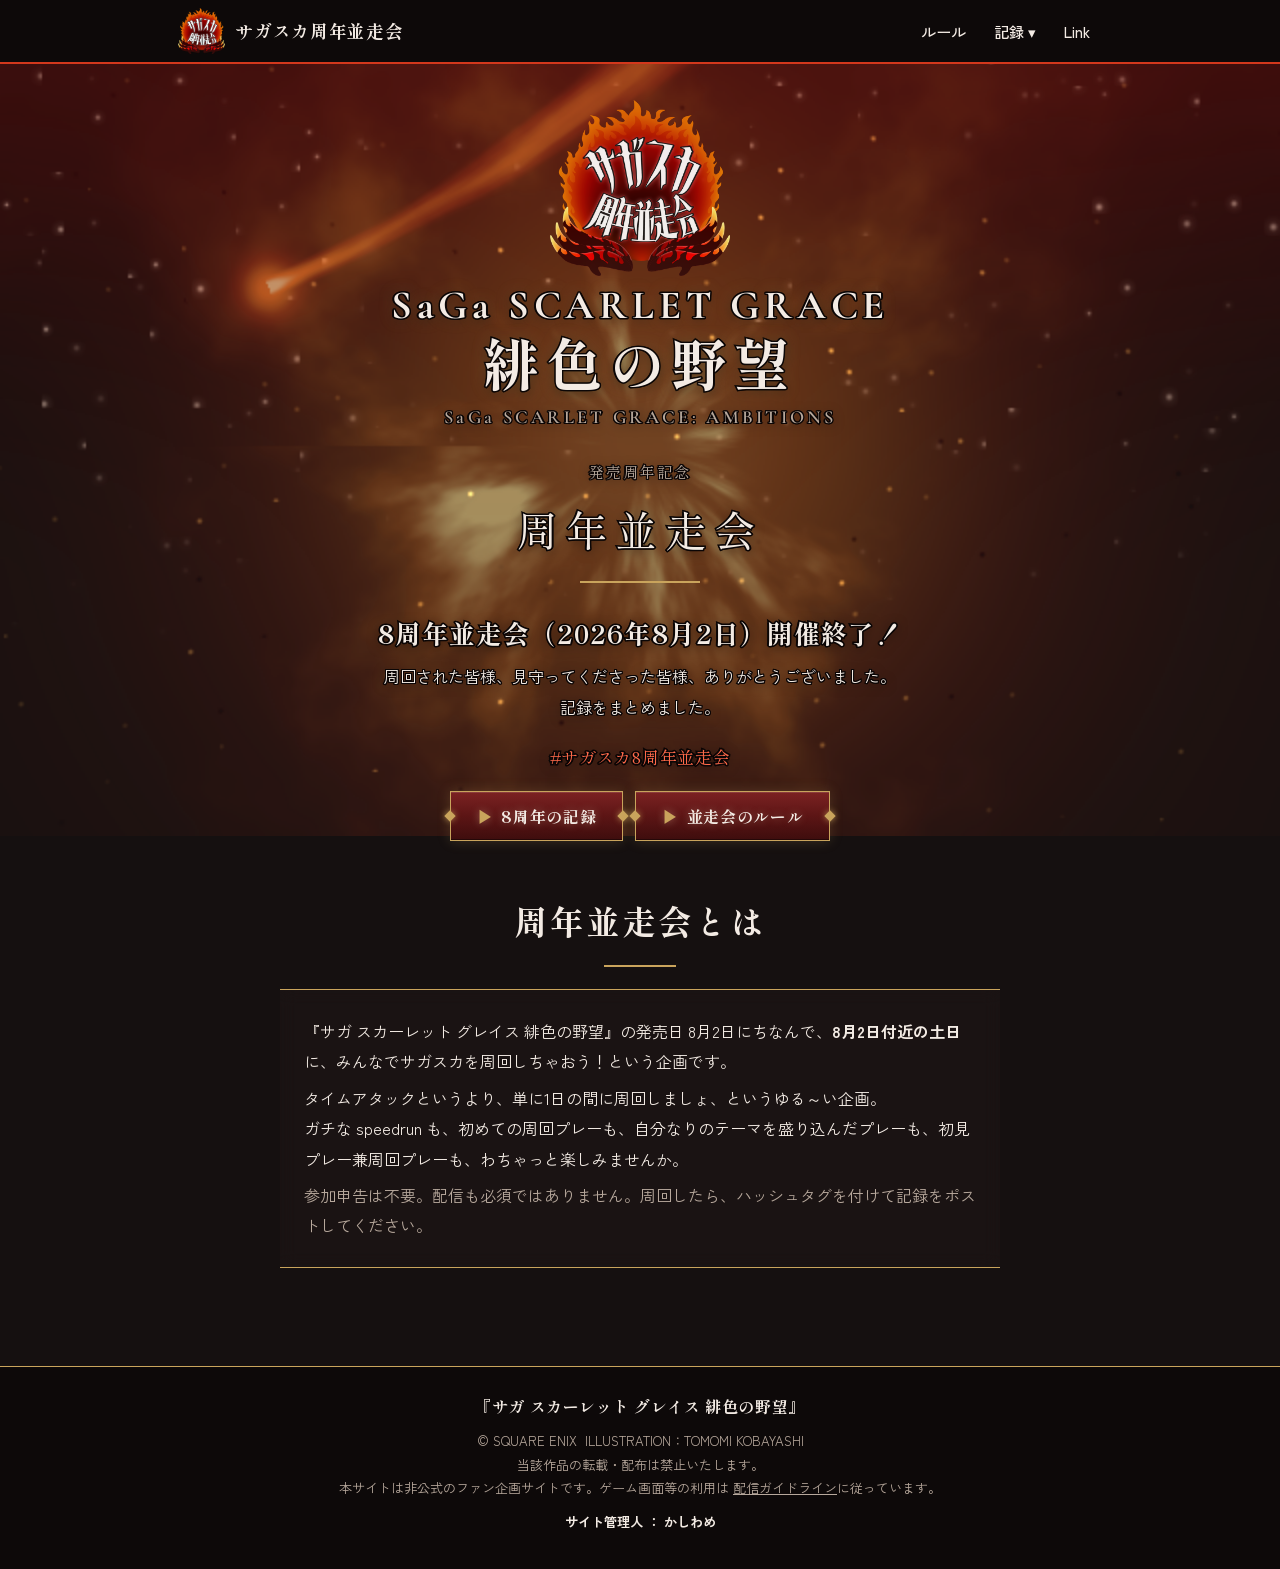
<file: index.html>
<!DOCTYPE html>
<html lang="ja">
<head>
<meta charset="UTF-8">
<meta name="viewport" content="width=device-width, initial-scale=1">
<title>ホーム | サガスカ周年並走会</title>
<meta name="description" content="『サガ スカーレット グレイス 緋色の野望』発売周年記念 周年並走会（#サガスカ周年並走会）の案内・ルール・記録サイト">
<meta property="og:site_name" content="サガスカ周年並走会">
<meta property="og:title" content="ホーム | サガスカ周年並走会">
<meta property="og:description" content="毎年8月2日付近の土日は、サガスカを周回しよう。『サガ スカーレット グレイス 緋色の野望』発売周年記念 周年並走会の案内・ルール・記録。">
<meta property="og:type" content="website">
<meta property="og:url" content="https://htkswm.github.io/ssgheisou/index.html">
<meta property="og:image" content="https://htkswm.github.io/ssgheisou/assets/img/ogp.png">
<meta property="og:image:width" content="1200">
<meta property="og:image:height" content="630">
<meta name="twitter:card" content="summary_large_image">
<meta name="twitter:title" content="ホーム | サガスカ周年並走会">
<meta name="twitter:description" content="毎年8月2日付近の土日は、サガスカを周回しよう。『サガ スカーレット グレイス 緋色の野望』発売周年記念 周年並走会の案内・ルール・記録。">
<meta name="twitter:image" content="https://htkswm.github.io/ssgheisou/assets/img/ogp.png">
<link rel="icon" href="assets/img/favicon.png">
<link rel="preconnect" href="https://fonts.googleapis.com">
<link rel="preconnect" href="https://fonts.gstatic.com" crossorigin>
<link href="https://fonts.googleapis.com/css2?family=Cormorant+Garamond:wght@600;700&family=Shippori+Mincho:wght@400;700&family=Zen+Kaku+Gothic+New:wght@400;500;700&display=swap" rel="stylesheet">
<link rel="stylesheet" href="assets/css/style.css">
</head>
<body>

<header class="site-header">
  <nav class="nav">
    <a class="brand" href="index.html">
      <img src="assets/img/logo-256.png" alt="サガスカ周年並走会 ロゴ">
      <span class="tag">サガスカ周年並走会</span>
    </a>
    <div class="nav-links">
      <a href="guide.html">ルール</a>
      <div class="dropdown">
        <span>記録 ▾</span>
        <div class="menu">
          <a href="2026.html">8周年（2026）</a>
          <a href="2025.html">7周年（2025）</a>
          <a href="2024.html">6周年（2024）</a>
          <a href="2023.html">5周年（2023）</a>
          <a href="2022.html">4周年（2022）</a>
          <a href="2021.html">3周年（2021）</a>
        </div>
      </div>
      <a href="link.html">Link</a>
    </div>
  </nav>
</header>

<main>
  <section class="section hero">
    <img class="hero-logo" src="assets/img/logo.png" alt="サガスカ周年並走会">
    <p class="game-title"><span class="en">SaGa SCARLET GRACE</span><span class="ja">緋色の野望</span></p>
    <p class="game-sub outlined thin">SaGa SCARLET GRACE: AMBITIONS</p>
    <p class="title-kicker outlined thin">発売周年記念</p>
    <h1 class="page-title outlined">周年並走会</h1>
    <p class="lead outlined">8周年並走会（2026年8月2日）開催終了！</p>
    <p class="thanks outlined thin">周回された皆様、見守ってくださった皆様、ありがとうございました。<br>記録をまとめました。</p>
    <p class="hashtag outlined">#サガスカ8周年並走会</p>
    <div class="btn-row">
      <a class="btn" href="2026.html"><span class="arrow">▶</span> 8周年の記録</a>
      <a class="btn" href="guide.html"><span class="arrow">▶</span> 並走会のルール</a>
    </div>
  </section>

  <section class="section">
    <h2 class="page-title">周年並走会とは</h2>
    <div class="about">
      <p>『サガ スカーレット グレイス 緋色の野望』の発売日 8月2日にちなんで、<strong>8月2日付近の土日</strong>に、みんなでサガスカを周回しちゃおう！という企画です。</p>
      <p>タイムアタックというより、単に1日の間に周回しましょ、というゆる～い企画。<br>
      ガチな speedrun も、初めての周回プレーも、自分なりのテーマを盛り込んだプレーも、初見プレー兼周回プレーも、わちゃっと楽しみませんか。</p>
      <p class="soft">参加申告は不要。配信も必須ではありません。周回したら、ハッシュタグを付けて記録をポストしてください。</p>
    </div>
  </section>
</main>

<footer class="site-footer">
  <div class="inner">
    <div class="game">『サガ スカーレット グレイス 緋色の野望』</div>
    <div class="copyright">
      © SQUARE ENIX&nbsp;&nbsp;ILLUSTRATION：TOMOMI KOBAYASHI<br>
      当該作品の転載・配布は禁止いたします。<br>
      本サイトは非公式のファン企画サイトです。ゲーム画面等の利用は
      <a href="https://www.jp.square-enix.com/game/guideline/saga_sg_hiiro/" target="_blank" rel="noopener">配信ガイドライン</a>に従っています。
    </div>
    <div class="admin">サイト管理人 ： かしわめ</div>
  </div>
</footer>

<script src="assets/js/nav.js" defer></script>
<script>window.FLAME_SCENE = "comet";</script>
<script src="assets/js/flame-bg.js" defer></script>
</body>
</html>
</file>
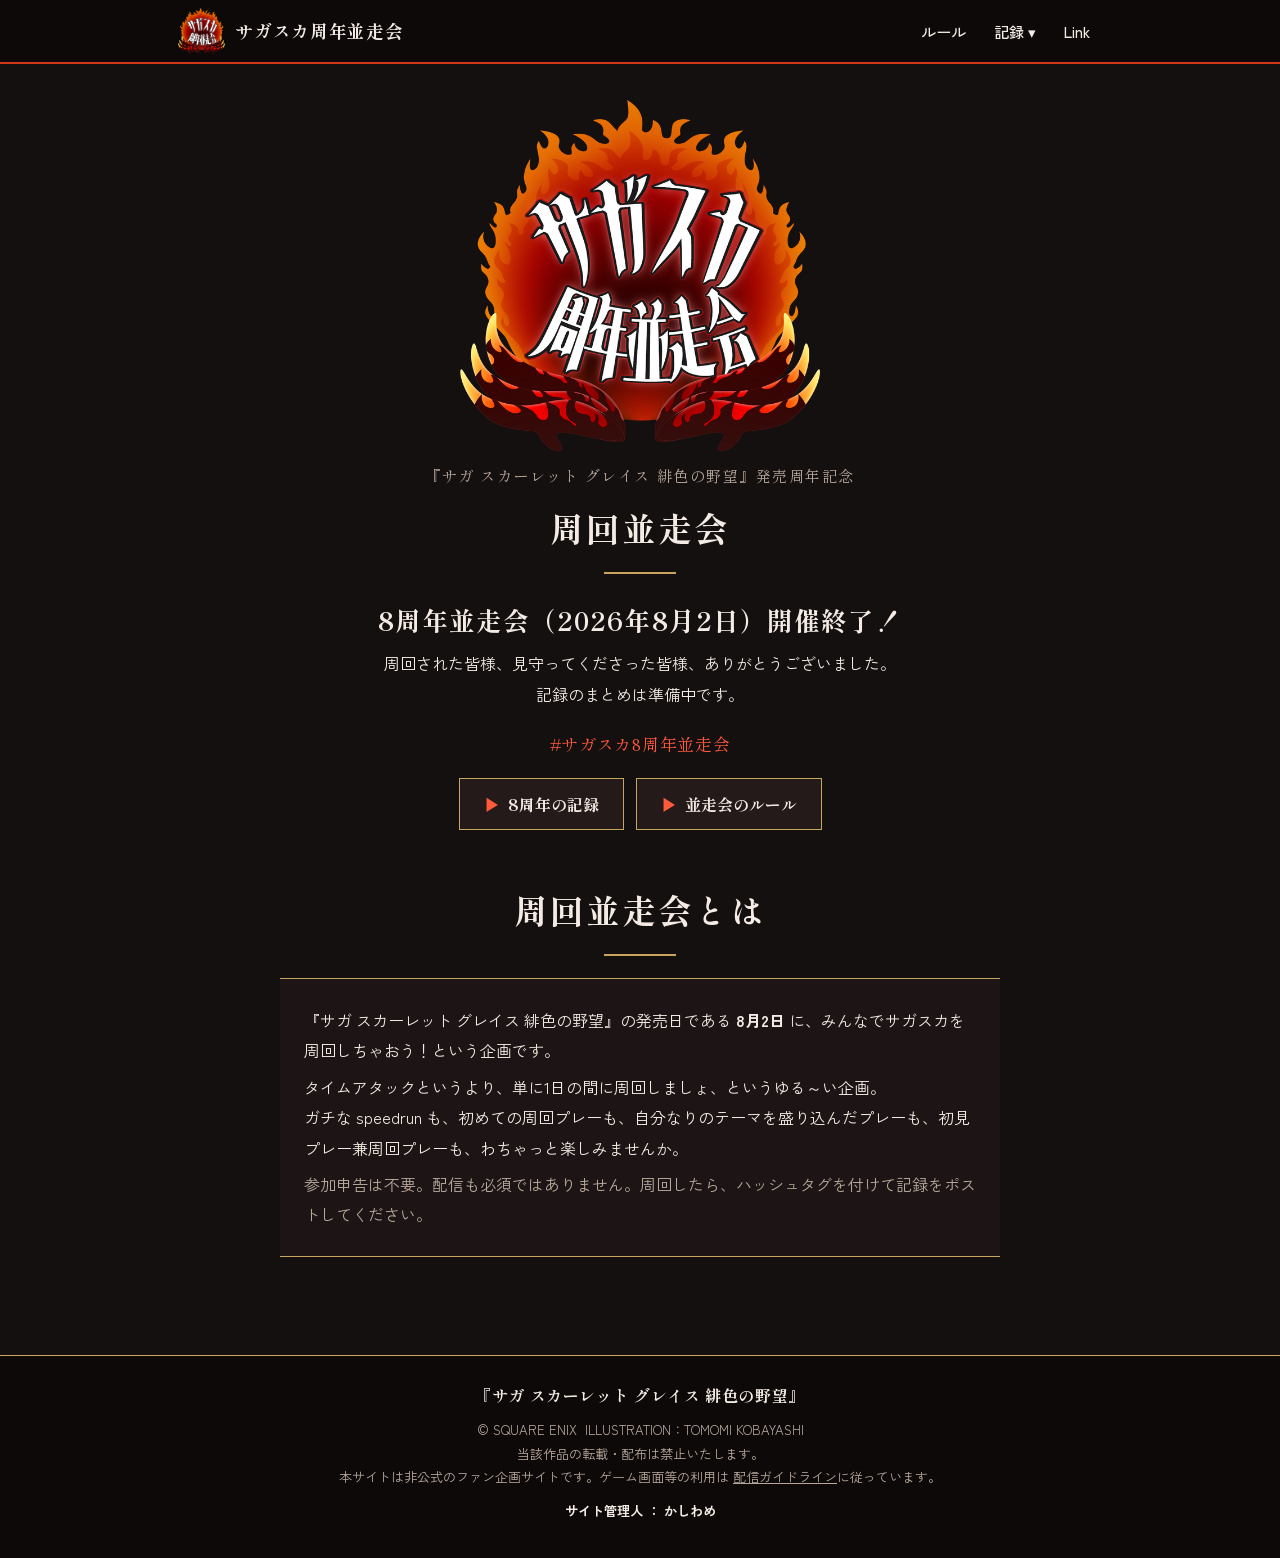
<file: webssgheisou/index.html>
<!DOCTYPE html>
<html lang="ja">
<head>
<meta charset="UTF-8">
<meta name="viewport" content="width=device-width, initial-scale=1">
<title>ホーム | サガスカ周年並走会</title>
<meta name="description" content="『サガ スカーレット グレイス 緋色の野望』発売周年記念 周回並走会（#サガスカ周年並走会）の案内・ルール・記録サイト">
<meta property="og:site_name" content="サガスカ周年並走会">
<meta property="og:title" content="ホーム | サガスカ周年並走会">
<meta property="og:description" content="毎年8月2日は、サガスカを周回しよう。『サガ スカーレット グレイス 緋色の野望』発売周年記念 周回並走会の案内・ルール・記録。">
<meta property="og:type" content="website">
<meta property="og:url" content="https://htkswm.github.io/ssgheisou/index.html">
<meta property="og:image" content="https://htkswm.github.io/ssgheisou/assets/img/ogp.png">
<meta property="og:image:width" content="1200">
<meta property="og:image:height" content="630">
<meta name="twitter:card" content="summary_large_image">
<meta name="twitter:title" content="ホーム | サガスカ周年並走会">
<meta name="twitter:description" content="毎年8月2日は、サガスカを周回しよう。『サガ スカーレット グレイス 緋色の野望』発売周年記念 周回並走会の案内・ルール・記録。">
<meta name="twitter:image" content="https://htkswm.github.io/ssgheisou/assets/img/ogp.png">
<link rel="icon" href="assets/img/favicon.png">
<link rel="preconnect" href="https://fonts.googleapis.com">
<link rel="preconnect" href="https://fonts.gstatic.com" crossorigin>
<link href="https://fonts.googleapis.com/css2?family=Shippori+Mincho:wght@400;700&family=Zen+Kaku+Gothic+New:wght@400;500;700&display=swap" rel="stylesheet">
<link rel="stylesheet" href="assets/css/style.css">
</head>
<body>

<header class="site-header">
  <nav class="nav">
    <a class="brand" href="index.html">
      <img src="assets/img/logo-256.png" alt="サガスカ周年並走会 ロゴ">
      <span class="tag">サガスカ周年並走会</span>
    </a>
    <div class="nav-links">
      <a href="guide.html">ルール</a>
      <div class="dropdown">
        <span>記録 ▾</span>
        <div class="menu">
          <a href="2026.html">8周年（2026）</a>
          <a href="2025.html">7周年（2025）</a>
        </div>
      </div>
      <a href="link.html">Link</a>
    </div>
  </nav>
</header>

<main>
  <section class="section hero">
    <img class="hero-logo" src="assets/img/logo.png" alt="サガスカ周年並走会">
    <p class="title-kicker">『サガ スカーレット グレイス 緋色の野望』発売周年記念</p>
    <h1 class="page-title">周回並走会</h1>
    <p class="lead">8周年並走会（2026年8月2日）開催終了！</p>
    <p class="thanks">周回された皆様、見守ってくださった皆様、ありがとうございました。<br>記録のまとめは準備中です。</p>
    <p class="hashtag">#サガスカ8周年並走会</p>
    <div class="btn-row">
      <a class="btn" href="2026.html"><span class="arrow">▶</span> 8周年の記録</a>
      <a class="btn" href="guide.html"><span class="arrow">▶</span> 並走会のルール</a>
    </div>
  </section>

  <section class="section">
    <h2 class="page-title">周回並走会とは</h2>
    <div class="about">
      <p>『サガ スカーレット グレイス 緋色の野望』の発売日である <strong>8月2日</strong> に、みんなでサガスカを周回しちゃおう！という企画です。</p>
      <p>タイムアタックというより、単に1日の間に周回しましょ、というゆる～い企画。<br>
      ガチな speedrun も、初めての周回プレーも、自分なりのテーマを盛り込んだプレーも、初見プレー兼周回プレーも、わちゃっと楽しみませんか。</p>
      <p class="soft">参加申告は不要。配信も必須ではありません。周回したら、ハッシュタグを付けて記録をポストしてください。</p>
    </div>
  </section>
</main>

<footer class="site-footer">
  <div class="inner">
    <div class="game">『サガ スカーレット グレイス 緋色の野望』</div>
    <div class="copyright">
      © SQUARE ENIX&nbsp;&nbsp;ILLUSTRATION：TOMOMI KOBAYASHI<br>
      当該作品の転載・配布は禁止いたします。<br>
      本サイトは非公式のファン企画サイトです。ゲーム画面等の利用は
      <a href="https://www.jp.square-enix.com/game/guideline/saga_sg_hiiro/" target="_blank" rel="noopener">配信ガイドライン</a>に従っています。
    </div>
    <div class="admin">サイト管理人 ： かしわめ</div>
  </div>
</footer>

<script src="assets/js/nav.js" defer></script>
</body>
</html>
</file>
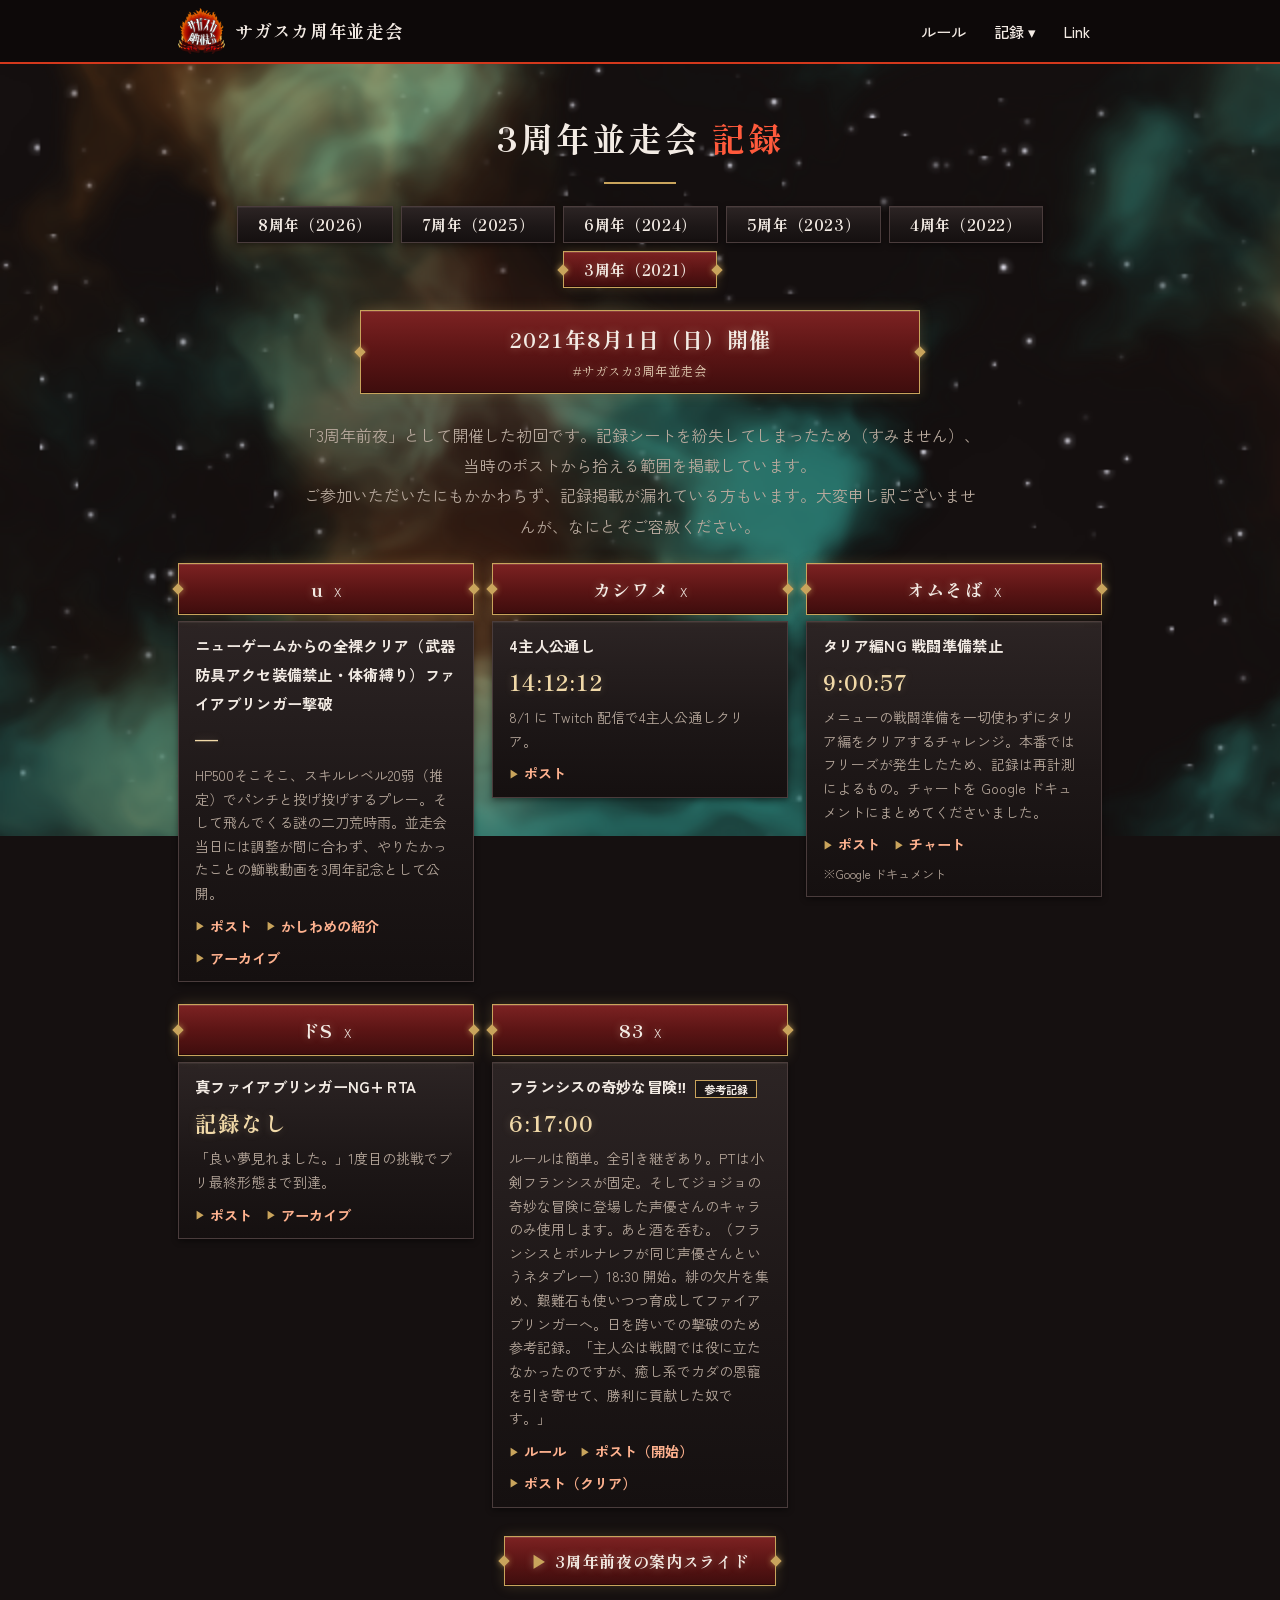
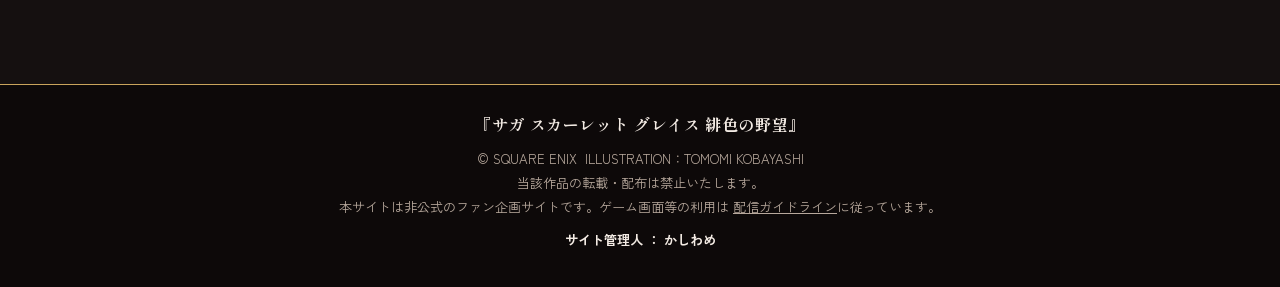
<file: 2021.html>
<!DOCTYPE html>
<html lang="ja">
<head>
<meta charset="UTF-8">
<meta name="viewport" content="width=device-width, initial-scale=1">
<title>3周年（2021） | サガスカ周年並走会</title>
<meta name="description" content="サガスカ3周年並走会（2021年8月1日）の周回記録一覧">
<meta property="og:site_name" content="サガスカ周年並走会">
<meta property="og:title" content="3周年（2021） | サガスカ周年並走会">
<meta property="og:description" content="サガスカ3周年並走会（2021年8月1日）の周回記録一覧。">
<meta property="og:type" content="website">
<meta property="og:url" content="https://htkswm.github.io/ssgheisou/2021.html">
<meta property="og:image" content="https://htkswm.github.io/ssgheisou/assets/img/ogp.png">
<meta property="og:image:width" content="1200">
<meta property="og:image:height" content="630">
<meta name="twitter:card" content="summary_large_image">
<meta name="twitter:title" content="3周年（2021） | サガスカ周年並走会">
<meta name="twitter:description" content="サガスカ3周年並走会（2021年8月1日）の周回記録一覧。">
<meta name="twitter:image" content="https://htkswm.github.io/ssgheisou/assets/img/ogp.png">
<link rel="icon" href="assets/img/favicon.png">
<link rel="preconnect" href="https://fonts.googleapis.com">
<link rel="preconnect" href="https://fonts.gstatic.com" crossorigin>
<link href="https://fonts.googleapis.com/css2?family=Shippori+Mincho:wght@400;700&family=Zen+Kaku+Gothic+New:wght@400;500;700&display=swap" rel="stylesheet">
<link rel="stylesheet" href="assets/css/style.css">
</head>
<body>

<header class="site-header">
  <nav class="nav">
    <a class="brand" href="index.html">
      <img src="assets/img/logo-256.png" alt="サガスカ周年並走会 ロゴ">
      <span class="tag">サガスカ周年並走会</span>
    </a>
    <div class="nav-links">
      <a href="guide.html">ルール</a>
      <div class="dropdown">
        <span>記録 ▾</span>
        <div class="menu">
          <a href="2026.html">8周年（2026）</a>
          <a href="2025.html">7周年（2025）</a>
          <a href="2024.html">6周年（2024）</a>
          <a href="2023.html">5周年（2023）</a>
          <a href="2022.html">4周年（2022）</a>
          <a href="2021.html" class="active">3周年（2021）</a>
        </div>
      </div>
      <a href="link.html">Link</a>
    </div>
  </nav>
</header>

<main>
  <section class="section">
    <h2 class="page-title">3周年並走会 <span class="accent">記録</span></h2>

    <nav class="year-switch" aria-label="開催回切替">
      <a href="2026.html">8周年（2026）</a>
      <a href="2025.html">7周年（2025）</a>
      <a href="2024.html">6周年（2024）</a>
      <a href="2023.html">5周年（2023）</a>
      <a href="2022.html">4周年（2022）</a>
      <a href="2021.html" class="active" aria-current="page">3周年（2021）</a>
    </nav>

    <div class="event-banner">
      <div class="text">2021年8月1日（日）開催<small>#サガスカ3周年並走会</small></div>
    </div>

    <p class="center soft" style="max-width:680px;margin:0 auto 22px">
      「3周年前夜」として開催した初回です。記録シートを紛失してしまったため（すみません）、当時のポストから拾える範囲を掲載しています。<br>
      ご参加いただいたにもかかわらず、記録掲載が漏れている方もいます。大変申し訳ございませんが、なにとぞご容赦ください。
    </p>

    <!-- RECORDS:START -->
    <div class="runners">
      <div class="runner">
        <div class="rname">u<a class="sns" href="https://x.com/u_sagasca" target="_blank" rel="noopener">X</a></div>
        <div class="runs">
          <div class="run"><div class="cat">ニューゲームからの全裸クリア（武器防具アクセ装備禁止・体術縛り）ファイアブリンガー撃破</div>
        <div class="time">―</div>
        <div class="desc">HP500そこそこ、スキルレベル20弱（推定）でパンチと投げ投げするプレー。そして飛んでくる謎の二刀荒時雨。並走会当日には調整が間に合わず、やりたかったことの鰤戦動画を3周年記念として公開。</div>
        <div class="links"><a href="https://x.com/u_sagasca/status/1422113997533319168" target="_blank" rel="noopener">ポスト</a><a href="https://x.com/kashi_wame/status/1422488179395887110" target="_blank" rel="noopener">かしわめの紹介</a><a href="https://www.youtube.com/watch?v=RBjpVnCkNIA" target="_blank" rel="noopener">アーカイブ</a></div></div>
        </div>
      </div>

      <div class="runner">
        <div class="rname">カシワメ<a class="sns" href="https://x.com/kashi_wame" target="_blank" rel="noopener">X</a></div>
        <div class="runs">
          <div class="run"><div class="cat">4主人公通し</div>
        <div class="time">14:12:12</div>
        <div class="desc">8/1 に Twitch 配信で4主人公通しクリア。</div>
        <div class="links"><a href="https://x.com/kashi_wame/status/1421701858221907968" target="_blank" rel="noopener">ポスト</a></div></div>
        </div>
      </div>

      <div class="runner">
        <div class="rname">オムそば<a class="sns" href="https://x.com/OmeletteIncogni" target="_blank" rel="noopener">X</a></div>
        <div class="runs">
          <div class="run"><div class="cat">タリア編NG 戦闘準備禁止</div>
        <div class="time">9:00:57</div>
        <div class="desc">メニューの戦闘準備を一切使わずにタリア編をクリアするチャレンジ。本番ではフリーズが発生したため、記録は再計測によるもの。チャートを Google ドキュメントにまとめてくださいました。</div>
        <div class="links"><a href="https://x.com/OmeletteIncogni/status/1422154885139636237" target="_blank" rel="noopener">ポスト</a><a href="https://docs.google.com/document/d/e/2PACX-1vTadsi13IkkZ4DP2_HcPZH_EIuwblenHTkIpz0x9JHzvhTgLrcUagmuG3NFtqo0E5HytHmF8yMK76ls/pub" target="_blank" rel="noopener">チャート</a> <span class="note">※Google ドキュメント</span></div></div>
        </div>
      </div>

      <div class="runner">
        <div class="rname">ドS<a class="sns" href="https://x.com/dsniconico" target="_blank" rel="noopener">X</a></div>
        <div class="runs">
          <div class="run"><div class="cat">真ファイアブリンガーNG+ RTA</div>
        <div class="time">記録なし</div>
        <div class="desc">「良い夢見れました。」1度目の挑戦でブリ最終形態まで到達。</div>
        <div class="links"><a href="https://x.com/dsniconico/status/1422172298065235979" target="_blank" rel="noopener">ポスト</a><a href="https://www.youtube.com/watch?v=Dcge8kFGGtA" target="_blank" rel="noopener">アーカイブ</a></div></div>
        </div>
      </div>

      <div class="runner">
        <div class="rname">83<a class="sns" href="https://x.com/83_drachengross" target="_blank" rel="noopener">X</a></div>
        <div class="runs">
          <div class="run"><div class="cat">フランシスの奇妙な冒険‼<span class="badge">参考記録</span></div>
        <div class="time">6:17:00</div>
        <div class="desc">ルールは簡単。全引き継ぎあり。PTは小剣フランシスが固定。そしてジョジョの奇妙な冒険に登場した声優さんのキャラのみ使用します。あと酒を呑む。（フランシスとポルナレフが同じ声優さんというネタプレー）18:30 開始。緋の欠片を集め、艱難石も使いつつ育成してファイアブリンガーへ。日を跨いでの撃破のため参考記録。「主人公は戦闘では役に立たなかったのですが、癒し系でカダの恩寵を引き寄せて、勝利に貢献した奴です。」</div>
        <div class="links"><a href="https://x.com/83_drachengross/status/1421746332138496001" target="_blank" rel="noopener">ルール</a><a href="https://x.com/83_drachengross/status/1421774331235880966" target="_blank" rel="noopener">ポスト（開始）</a><a href="https://x.com/83_drachengross/status/1421863065386065926" target="_blank" rel="noopener">ポスト（クリア）</a></div></div>
        </div>
      </div>
    </div>
    <!-- RECORDS:END -->

    <p class="center" style="margin-top:28px">
      <a class="btn" href="https://docs.google.com/presentation/d/19ZeK0ZSup4SdC7pPlSRP4LtJ3UEbiuMaM_FPP-SHj9k/edit" target="_blank" rel="noopener"><span class="arrow">▶</span> 3周年前夜の案内スライド</a>
    </p>
  </section>
</main>

<footer class="site-footer">
  <div class="inner">
    <div class="game">『サガ スカーレット グレイス 緋色の野望』</div>
    <div class="copyright">
      © SQUARE ENIX&nbsp;&nbsp;ILLUSTRATION：TOMOMI KOBAYASHI<br>
      当該作品の転載・配布は禁止いたします。<br>
      本サイトは非公式のファン企画サイトです。ゲーム画面等の利用は
      <a href="https://www.jp.square-enix.com/game/guideline/saga_sg_hiiro/" target="_blank" rel="noopener">配信ガイドライン</a>に従っています。
    </div>
    <div class="admin">サイト管理人 ： かしわめ</div>
  </div>
</footer>

<script src="assets/js/nav.js" defer></script>
<script>window.FLAME_SCENE = "ending";</script>
<script src="assets/js/flame-bg.js" defer></script>
</body>
</html>
</file>
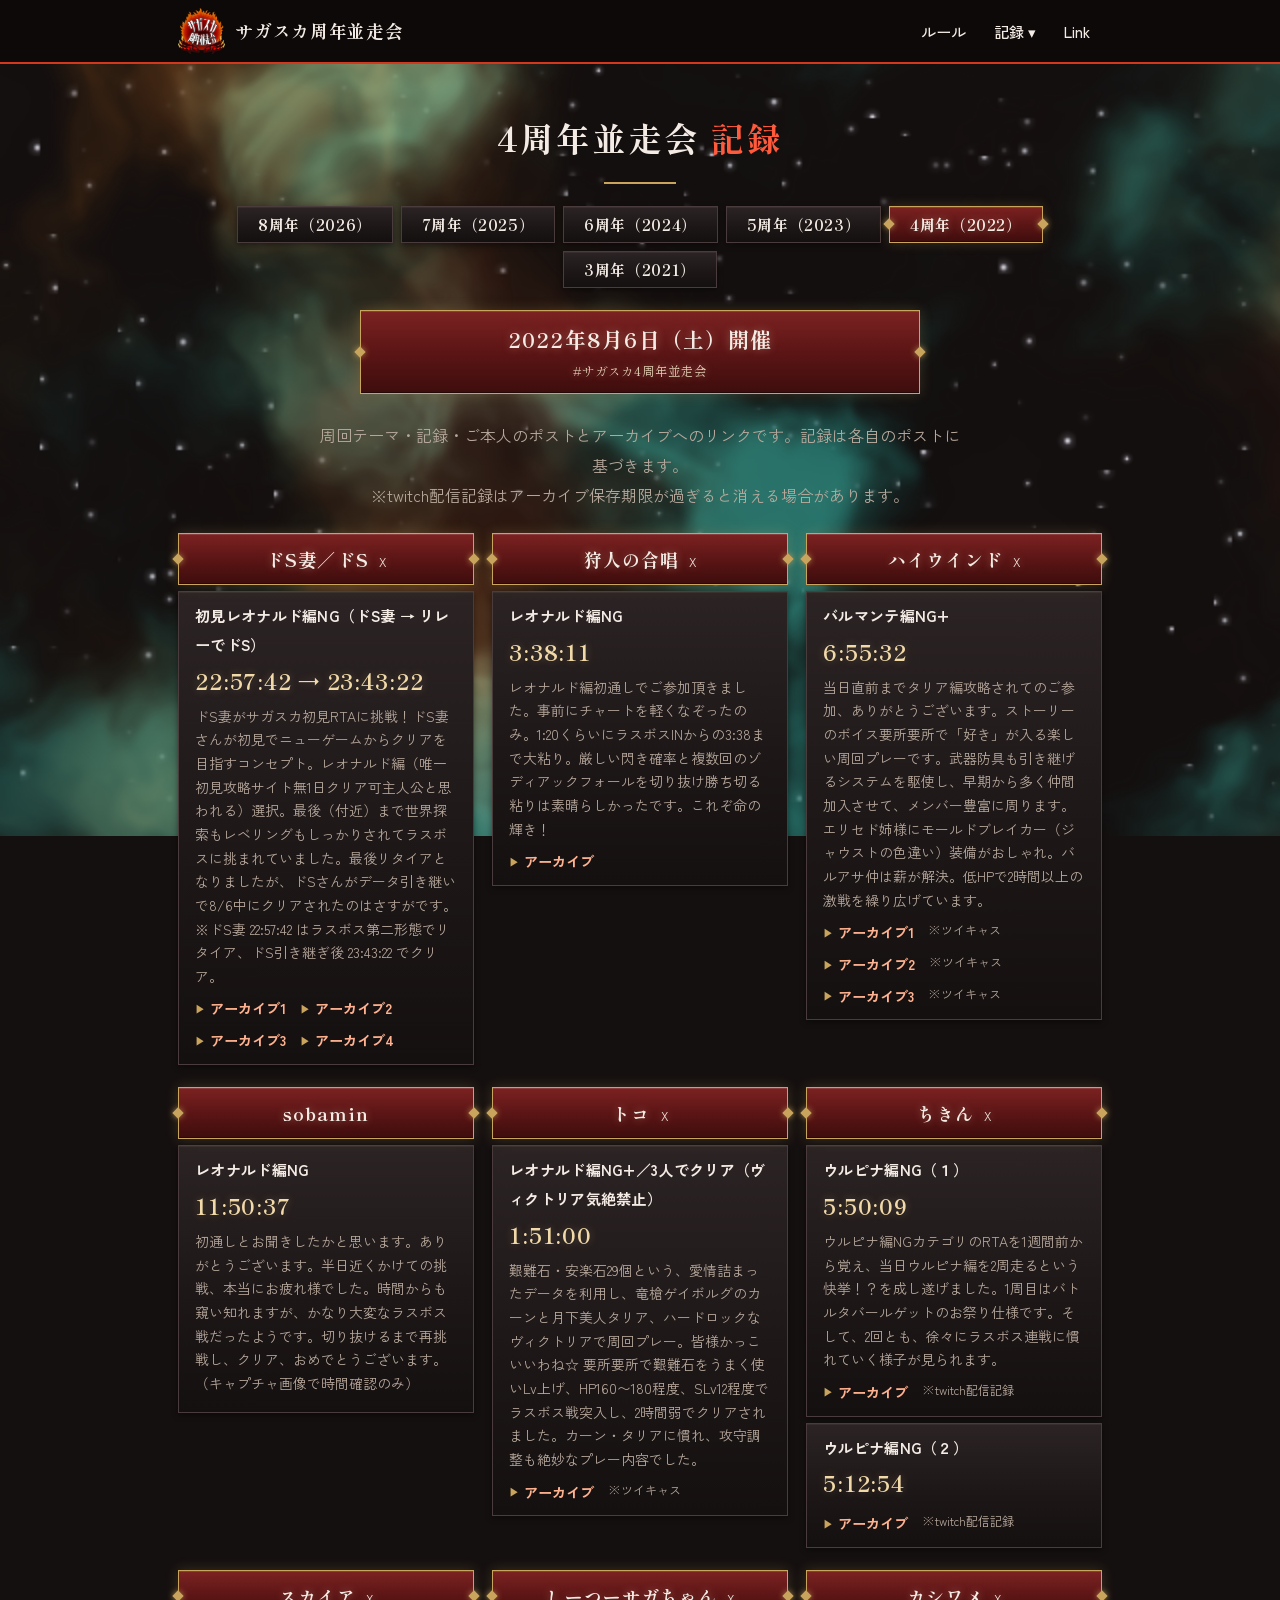
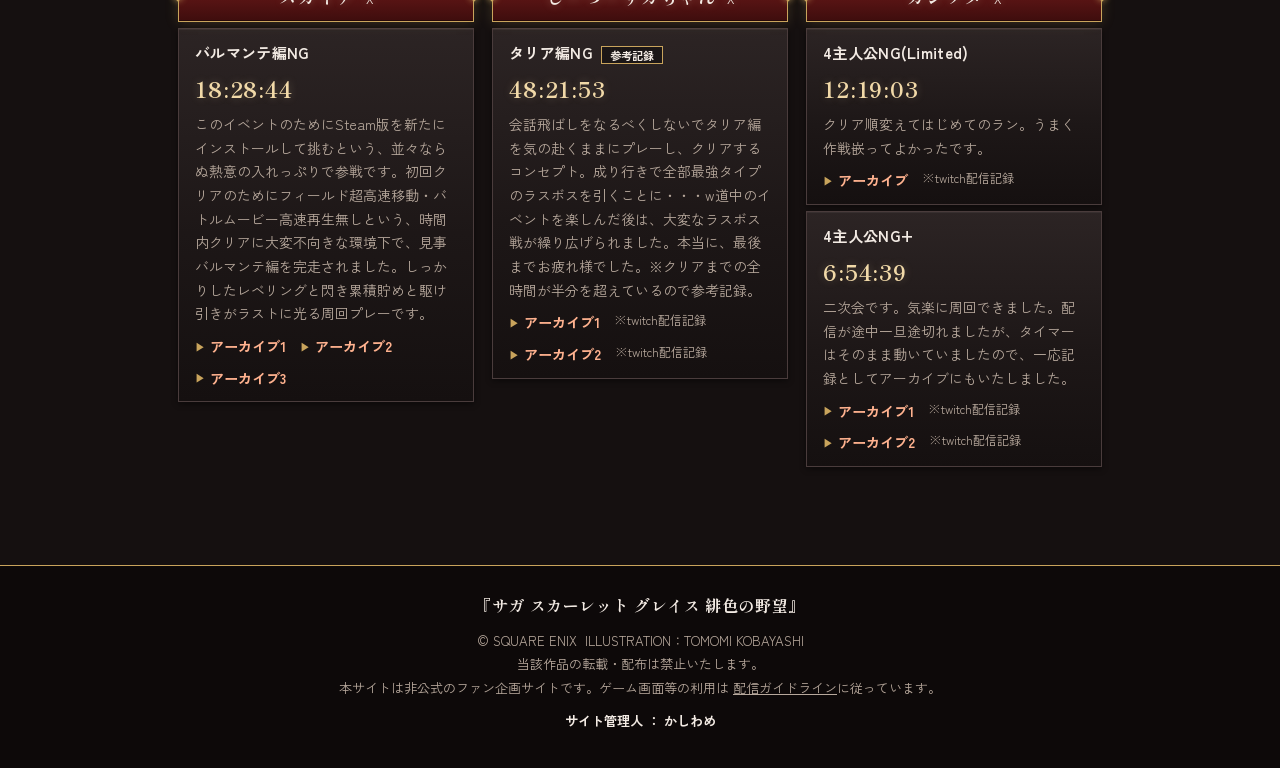
<file: 2022.html>
<!DOCTYPE html>
<html lang="ja">
<head>
<meta charset="UTF-8">
<meta name="viewport" content="width=device-width, initial-scale=1">
<title>4周年（2022） | サガスカ周年並走会</title>
<meta name="description" content="サガスカ4周年並走会（2022年8月6日）の周回記録一覧">
<meta property="og:site_name" content="サガスカ周年並走会">
<meta property="og:title" content="4周年（2022） | サガスカ周年並走会">
<meta property="og:description" content="サガスカ4周年並走会（2022年8月6日）の周回記録一覧。">
<meta property="og:type" content="website">
<meta property="og:url" content="https://htkswm.github.io/ssgheisou/2022.html">
<meta property="og:image" content="https://htkswm.github.io/ssgheisou/assets/img/ogp.png">
<meta property="og:image:width" content="1200">
<meta property="og:image:height" content="630">
<meta name="twitter:card" content="summary_large_image">
<meta name="twitter:title" content="4周年（2022） | サガスカ周年並走会">
<meta name="twitter:description" content="サガスカ4周年並走会（2022年8月6日）の周回記録一覧。">
<meta name="twitter:image" content="https://htkswm.github.io/ssgheisou/assets/img/ogp.png">
<link rel="icon" href="assets/img/favicon.png">
<link rel="preconnect" href="https://fonts.googleapis.com">
<link rel="preconnect" href="https://fonts.gstatic.com" crossorigin>
<link href="https://fonts.googleapis.com/css2?family=Shippori+Mincho:wght@400;700&family=Zen+Kaku+Gothic+New:wght@400;500;700&display=swap" rel="stylesheet">
<link rel="stylesheet" href="assets/css/style.css">
</head>
<body>

<header class="site-header">
  <nav class="nav">
    <a class="brand" href="index.html">
      <img src="assets/img/logo-256.png" alt="サガスカ周年並走会 ロゴ">
      <span class="tag">サガスカ周年並走会</span>
    </a>
    <div class="nav-links">
      <a href="guide.html">ルール</a>
      <div class="dropdown">
        <span>記録 ▾</span>
        <div class="menu">
          <a href="2026.html">8周年（2026）</a>
          <a href="2025.html">7周年（2025）</a>
          <a href="2024.html">6周年（2024）</a>
          <a href="2023.html">5周年（2023）</a>
          <a href="2022.html" class="active">4周年（2022）</a>
          <a href="2021.html">3周年（2021）</a>
        </div>
      </div>
      <a href="link.html">Link</a>
    </div>
  </nav>
</header>

<main>
  <section class="section">
    <h2 class="page-title">4周年並走会 <span class="accent">記録</span></h2>

    <nav class="year-switch" aria-label="開催回切替">
      <a href="2026.html">8周年（2026）</a>
      <a href="2025.html">7周年（2025）</a>
      <a href="2024.html">6周年（2024）</a>
      <a href="2023.html">5周年（2023）</a>
      <a href="2022.html" class="active" aria-current="page">4周年（2022）</a>
      <a href="2021.html">3周年（2021）</a>
    </nav>

    <div class="event-banner">
      <div class="text">2022年8月6日（土）開催<small>#サガスカ4周年並走会</small></div>
    </div>

    <p class="center soft" style="max-width:640px;margin:0 auto 22px">
      周回テーマ・記録・ご本人のポストとアーカイブへのリンクです。記録は各自のポストに基づきます。<br>
      ※twitch配信記録はアーカイブ保存期限が過ぎると消える場合があります。
    </p>

    <!-- RECORDS:START -->
    <div class="runners">
      <div class="runner">
        <div class="rname">ドS妻／ドS<a class="sns" href="https://twitter.com/dsniconico" target="_blank" rel="noopener">X</a></div>
        <div class="runs">
          <div class="run"><div class="cat">初見レオナルド編NG（ドS妻 → リレーでドS）</div>
        <div class="time">22:57:42 → 23:43:22</div>
        <div class="desc">ドS妻がサガスカ初見RTAに挑戦！ドS妻さんが初見でニューゲームからクリアを目指すコンセプト。レオナルド編（唯一初見攻略サイト無1日クリア可主人公と思われる）選択。最後（付近）まで世界探索もレベリングもしっかりされてラスボスに挑まれていました。最後リタイアとなりましたが、ドSさんがデータ引き継いで8/6中にクリアされたのはさすがです。※ドS妻 22:57:42 はラスボス第二形態でリタイア、ドS引き継ぎ後 23:43:22 でクリア。</div>
        <div class="links"><a href="https://youtu.be/JzdK4jEHtoU" target="_blank" rel="noopener">アーカイブ1</a><a href="https://youtu.be/O1BED3GXm00" target="_blank" rel="noopener">アーカイブ2</a><a href="https://youtu.be/ZHOYwC6ZuqQ" target="_blank" rel="noopener">アーカイブ3</a><a href="https://youtu.be/jwSViwwAgMs" target="_blank" rel="noopener">アーカイブ4</a></div></div>
        </div>
      </div>

      <div class="runner">
        <div class="rname">狩人の合唱<a class="sns" href="https://twitter.com/jagerchor3270" target="_blank" rel="noopener">X</a></div>
        <div class="runs">
          <div class="run"><div class="cat">レオナルド編NG</div>
        <div class="time">3:38:11</div>
        <div class="desc">レオナルド編初通しでご参加頂きました。事前にチャートを軽くなぞったのみ。1:20くらいにラスボスINからの3:38まで大粘り。厳しい閃き確率と複数回のゾディアックフォールを切り抜け勝ち切る粘りは素晴らしかったです。これぞ命の輝き！</div>
        <div class="links"><a href="https://www.youtube.com/watch?v=8ifL3mZSH0M" target="_blank" rel="noopener">アーカイブ</a></div></div>
        </div>
      </div>

      <div class="runner">
        <div class="rname">ハイウインド<a class="sns" href="https://twitter.com/highwind_f" target="_blank" rel="noopener">X</a></div>
        <div class="runs">
          <div class="run"><div class="cat">バルマンテ編NG+</div>
        <div class="time">6:55:32</div>
        <div class="desc">当日直前までタリア編攻略されてのご参加、ありがとうございます。ストーリーのボイス要所要所で「好き」が入る楽しい周回プレーです。武器防具も引き継げるシステムを駆使し、早期から多く仲間加入させて、メンバー豊富に周ります。エリセド姉様にモールドブレイカー（ジャウストの色違い）装備がおしゃれ。バルアサ仲は薪が解決。低HPで2時間以上の激戦を繰り広げています。</div>
        <div class="links"><a href="https://twitcasting.tv/highwind_f/movie/740950337" target="_blank" rel="noopener">アーカイブ1</a> <span class="note">※ツイキャス</span><a href="https://twitcasting.tv/highwind_f/movie/740969348" target="_blank" rel="noopener">アーカイブ2</a> <span class="note">※ツイキャス</span><a href="https://twitcasting.tv/highwind_f/movie/740986080" target="_blank" rel="noopener">アーカイブ3</a> <span class="note">※ツイキャス</span></div></div>
        </div>
      </div>

      <div class="runner">
        <div class="rname">sobamin</div>
        <div class="runs">
          <div class="run"><div class="cat">レオナルド編NG</div>
        <div class="time">11:50:37</div>
        <div class="desc">初通しとお聞きしたかと思います。ありがとうございます。半日近くかけての挑戦、本当にお疲れ様でした。時間からも窺い知れますが、かなり大変なラスボス戦だったようです。切り抜けるまで再挑戦し、クリア、おめでとうございます。（キャプチャ画像で時間確認のみ）</div>
        <div class="links"></div></div>
        </div>
      </div>

      <div class="runner">
        <div class="rname">トコ<a class="sns" href="https://twitter.com/toko_85" target="_blank" rel="noopener">X</a></div>
        <div class="runs">
          <div class="run"><div class="cat">レオナルド編NG+／3人でクリア（ヴィクトリア気絶禁止）</div>
        <div class="time">1:51:00</div>
        <div class="desc">艱難石・安楽石29個という、愛情詰まったデータを利用し、竜槍ゲイボルグのカーンと月下美人タリア、ハードロックなヴィクトリアで周回プレー。皆様かっこいいわね☆ 要所要所で艱難石をうまく使いLv上げ、HP160〜180程度、SLv12程度でラスボス戦突入し、2時間弱でクリアされました。カーン・タリアに慣れ、攻守調整も絶妙なプレー内容でした。</div>
        <div class="links"><a href="https://twitcasting.tv/toko_85/movie/740972492" target="_blank" rel="noopener">アーカイブ</a> <span class="note">※ツイキャス</span></div></div>
        </div>
      </div>

      <div class="runner">
        <div class="rname">ちきん<a class="sns" href="https://twitter.com/chikengames0831" target="_blank" rel="noopener">X</a></div>
        <div class="runs">
          <div class="run"><div class="cat">ウルピナ編NG（１）</div>
        <div class="time">5:50:09</div>
        <div class="desc">ウルピナ編NGカテゴリのRTAを1週間前から覚え、当日ウルピナ編を2周走るという快挙！？を成し遂げました。1周目はバトルタバールゲットのお祭り仕様です。そして、2回とも、徐々にラスボス連戦に慣れていく様子が見られます。</div>
        <div class="links"><a href="https://www.twitch.tv/videos/1553597849" target="_blank" rel="noopener">アーカイブ</a> <span class="note">※twitch配信記録</span></div></div>
          <div class="run"><div class="cat">ウルピナ編NG（２）</div>
        <div class="time">5:12:54</div>
        
        <div class="links"><a href="https://www.twitch.tv/videos/1554284702" target="_blank" rel="noopener">アーカイブ</a> <span class="note">※twitch配信記録</span></div></div>
        </div>
      </div>

      <div class="runner">
        <div class="rname">スカイア<a class="sns" href="https://twitter.com/irisskya" target="_blank" rel="noopener">X</a></div>
        <div class="runs">
          <div class="run"><div class="cat">バルマンテ編NG</div>
        <div class="time">18:28:44</div>
        <div class="desc">このイベントのためにSteam版を新たにインストールして挑むという、並々ならぬ熱意の入れっぷりで参戦です。初回クリアのためにフィールド超高速移動・バトルムービー高速再生無しという、時間内クリアに大変不向きな環境下で、見事バルマンテ編を完走されました。しっかりしたレベリングと閃き累積貯めと駆け引きがラストに光る周回プレーです。</div>
        <div class="links"><a href="https://www.youtube.com/watch?v=5_YAaK9nM20" target="_blank" rel="noopener">アーカイブ1</a><a href="https://www.youtube.com/watch?v=8XKne_J-whE" target="_blank" rel="noopener">アーカイブ2</a><a href="https://www.youtube.com/watch?v=3v7Go5LwfFw" target="_blank" rel="noopener">アーカイブ3</a></div></div>
        </div>
      </div>

      <div class="runner">
        <div class="rname">しーつーサガちゃん<a class="sns" href="https://twitter.com/c2saga" target="_blank" rel="noopener">X</a></div>
        <div class="runs">
          <div class="run"><div class="cat">タリア編NG<span class="badge">参考記録</span></div>
        <div class="time">48:21:53</div>
        <div class="desc">会話飛ばしをなるべくしないでタリア編を気の赴くままにプレーし、クリアするコンセプト。成り行きで全部最強タイプのラスボスを引くことに・・・w道中のイベントを楽しんだ後は、大変なラスボス戦が繰り広げられました。本当に、最後までお疲れ様でした。※クリアまでの全時間が半分を超えているので参考記録。</div>
        <div class="links"><a href="https://www.twitch.tv/videos/1553076058" target="_blank" rel="noopener">アーカイブ1</a> <span class="note">※twitch配信記録</span><a href="https://www.twitch.tv/videos/1554630027" target="_blank" rel="noopener">アーカイブ2</a> <span class="note">※twitch配信記録</span></div></div>
        </div>
      </div>

      <div class="runner">
        <div class="rname">カシワメ<a class="sns" href="https://twitter.com/kashi_wame_" target="_blank" rel="noopener">X</a></div>
        <div class="runs">
          <div class="run"><div class="cat">4主人公NG(Limited)</div>
        <div class="time">12:19:03</div>
        <div class="desc">クリア順変えてはじめてのラン。うまく作戦嵌ってよかったです。</div>
        <div class="links"><a href="https://www.twitch.tv/videos/1557940298" target="_blank" rel="noopener">アーカイブ</a> <span class="note">※twitch配信記録</span></div></div>
          <div class="run"><div class="cat">4主人公NG+</div>
        <div class="time">6:54:39</div>
        <div class="desc">二次会です。気楽に周回できました。配信が途中一旦途切れましたが、タイマーはそのまま動いていましたので、一応記録としてアーカイブにもいたしました。</div>
        <div class="links"><a href="https://www.twitch.tv/videos/1557950765" target="_blank" rel="noopener">アーカイブ1</a> <span class="note">※twitch配信記録</span><a href="https://www.twitch.tv/videos/1557946685" target="_blank" rel="noopener">アーカイブ2</a> <span class="note">※twitch配信記録</span></div></div>
        </div>
      </div>
    </div>
    <!-- RECORDS:END -->
  </section>
</main>

<footer class="site-footer">
  <div class="inner">
    <div class="game">『サガ スカーレット グレイス 緋色の野望』</div>
    <div class="copyright">
      © SQUARE ENIX&nbsp;&nbsp;ILLUSTRATION：TOMOMI KOBAYASHI<br>
      当該作品の転載・配布は禁止いたします。<br>
      本サイトは非公式のファン企画サイトです。ゲーム画面等の利用は
      <a href="https://www.jp.square-enix.com/game/guideline/saga_sg_hiiro/" target="_blank" rel="noopener">配信ガイドライン</a>に従っています。
    </div>
    <div class="admin">サイト管理人 ： かしわめ</div>
  </div>
</footer>

<script src="assets/js/nav.js" defer></script>
<script>window.FLAME_SCENE = "ending";</script>
<script src="assets/js/flame-bg.js" defer></script>
</body>
</html>
</file>
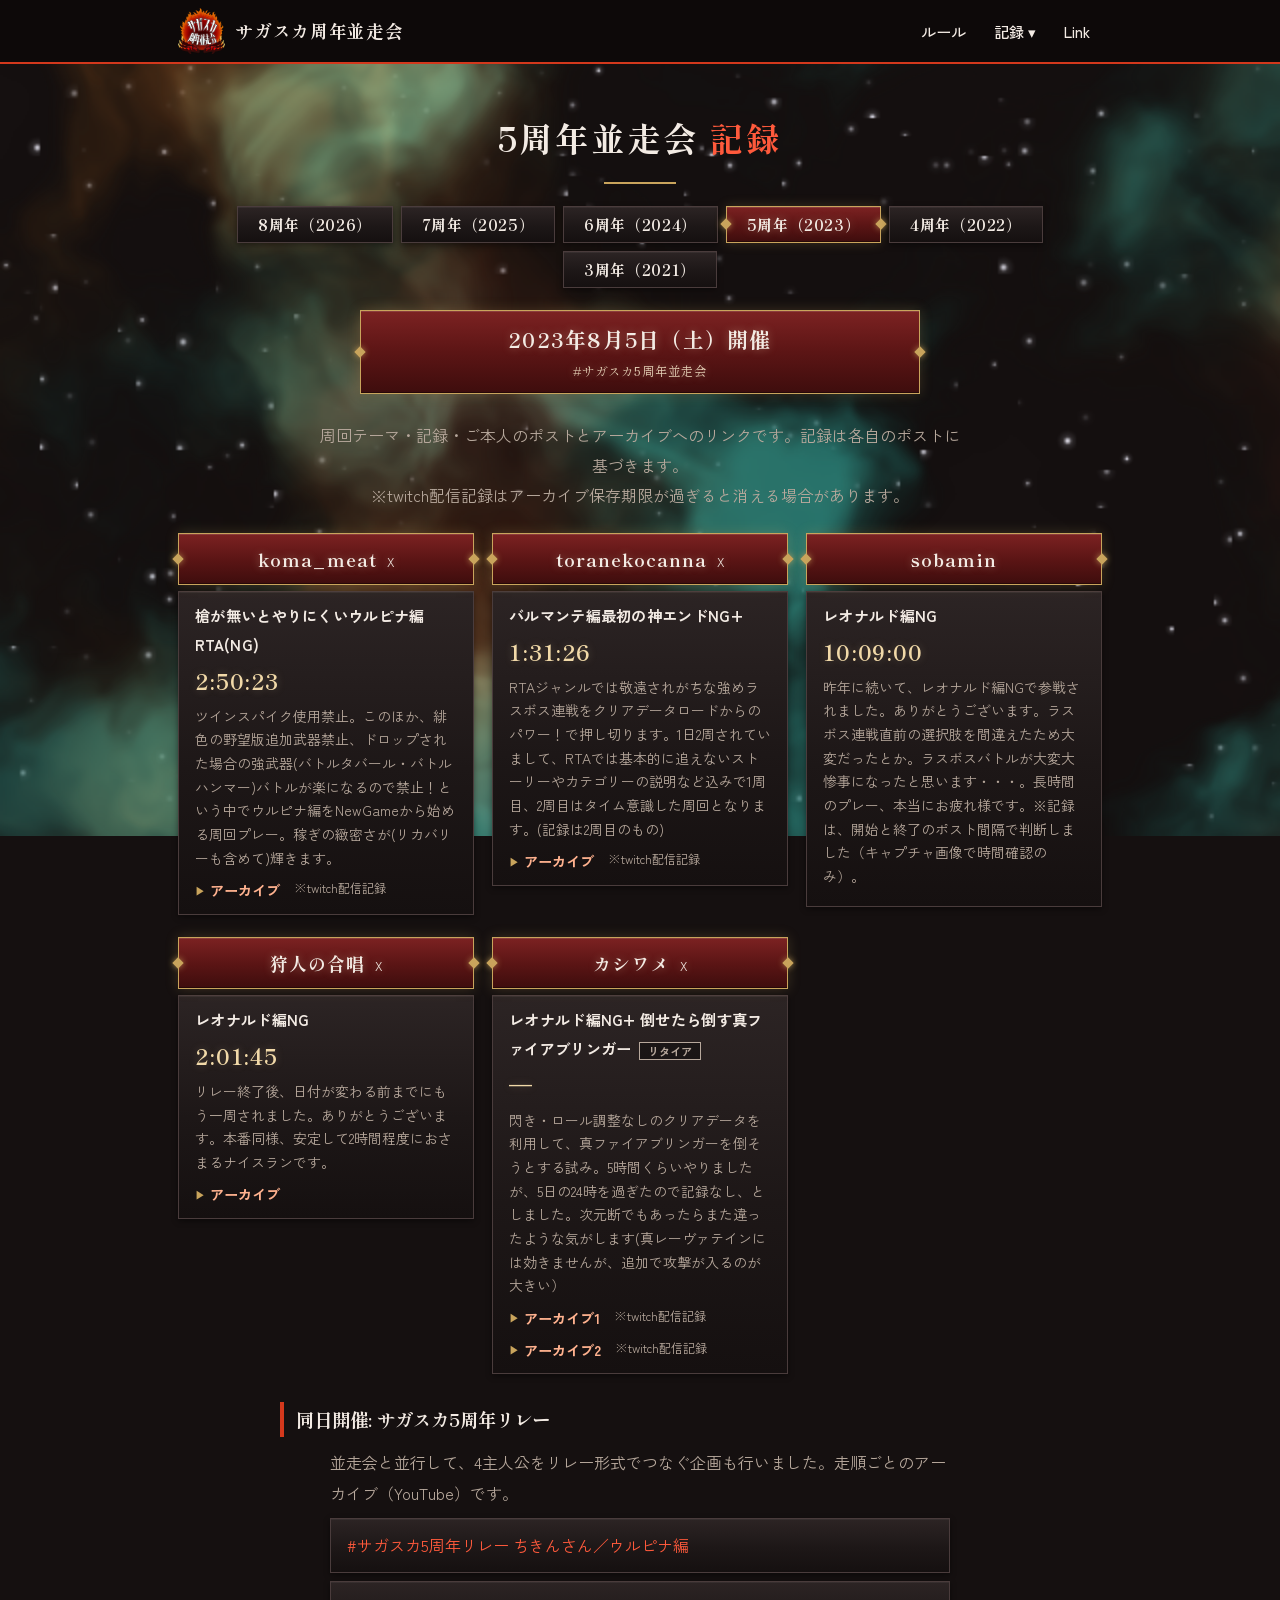
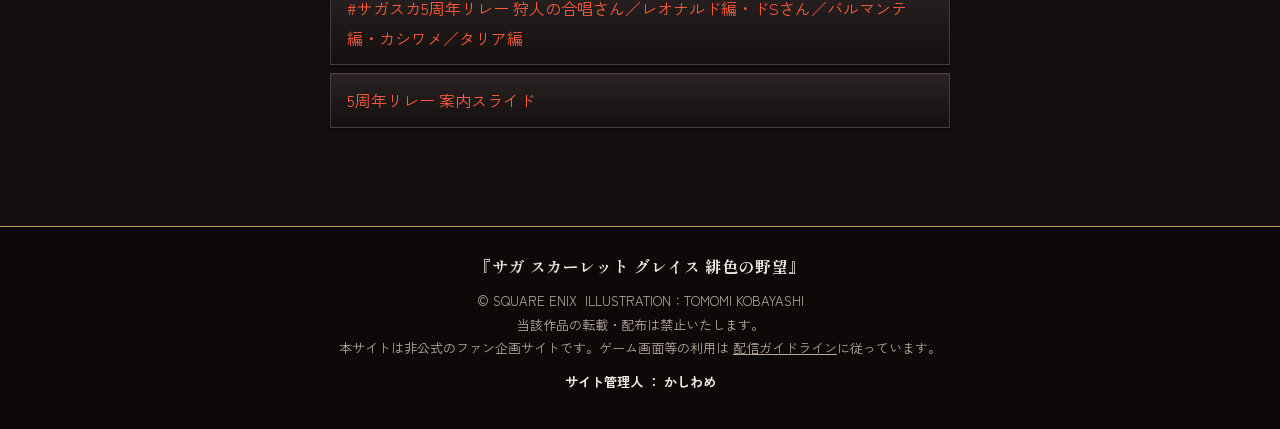
<file: 2023.html>
<!DOCTYPE html>
<html lang="ja">
<head>
<meta charset="UTF-8">
<meta name="viewport" content="width=device-width, initial-scale=1">
<title>5周年（2023） | サガスカ周年並走会</title>
<meta name="description" content="サガスカ5周年並走会（2023年8月5日）の周回記録一覧">
<meta property="og:site_name" content="サガスカ周年並走会">
<meta property="og:title" content="5周年（2023） | サガスカ周年並走会">
<meta property="og:description" content="サガスカ5周年並走会（2023年8月5日）の周回記録一覧。">
<meta property="og:type" content="website">
<meta property="og:url" content="https://htkswm.github.io/ssgheisou/2023.html">
<meta property="og:image" content="https://htkswm.github.io/ssgheisou/assets/img/ogp.png">
<meta property="og:image:width" content="1200">
<meta property="og:image:height" content="630">
<meta name="twitter:card" content="summary_large_image">
<meta name="twitter:title" content="5周年（2023） | サガスカ周年並走会">
<meta name="twitter:description" content="サガスカ5周年並走会（2023年8月5日）の周回記録一覧。">
<meta name="twitter:image" content="https://htkswm.github.io/ssgheisou/assets/img/ogp.png">
<link rel="icon" href="assets/img/favicon.png">
<link rel="preconnect" href="https://fonts.googleapis.com">
<link rel="preconnect" href="https://fonts.gstatic.com" crossorigin>
<link href="https://fonts.googleapis.com/css2?family=Shippori+Mincho:wght@400;700&family=Zen+Kaku+Gothic+New:wght@400;500;700&display=swap" rel="stylesheet">
<link rel="stylesheet" href="assets/css/style.css">
</head>
<body>

<header class="site-header">
  <nav class="nav">
    <a class="brand" href="index.html">
      <img src="assets/img/logo-256.png" alt="サガスカ周年並走会 ロゴ">
      <span class="tag">サガスカ周年並走会</span>
    </a>
    <div class="nav-links">
      <a href="guide.html">ルール</a>
      <div class="dropdown">
        <span>記録 ▾</span>
        <div class="menu">
          <a href="2026.html">8周年（2026）</a>
          <a href="2025.html">7周年（2025）</a>
          <a href="2024.html">6周年（2024）</a>
          <a href="2023.html" class="active">5周年（2023）</a>
          <a href="2022.html">4周年（2022）</a>
          <a href="2021.html">3周年（2021）</a>
        </div>
      </div>
      <a href="link.html">Link</a>
    </div>
  </nav>
</header>

<main>
  <section class="section">
    <h2 class="page-title">5周年並走会 <span class="accent">記録</span></h2>

    <nav class="year-switch" aria-label="開催回切替">
      <a href="2026.html">8周年（2026）</a>
      <a href="2025.html">7周年（2025）</a>
      <a href="2024.html">6周年（2024）</a>
      <a href="2023.html" class="active" aria-current="page">5周年（2023）</a>
      <a href="2022.html">4周年（2022）</a>
      <a href="2021.html">3周年（2021）</a>
    </nav>

    <div class="event-banner">
      <div class="text">2023年8月5日（土）開催<small>#サガスカ5周年並走会</small></div>
    </div>

    <p class="center soft" style="max-width:640px;margin:0 auto 22px">
      周回テーマ・記録・ご本人のポストとアーカイブへのリンクです。記録は各自のポストに基づきます。<br>
      ※twitch配信記録はアーカイブ保存期限が過ぎると消える場合があります。
    </p>

    <!-- RECORDS:START -->
    <div class="runners">
      <div class="runner">
        <div class="rname">koma_meat<a class="sns" href="https://twitter.com/koma_meat" target="_blank" rel="noopener">X</a></div>
        <div class="runs">
          <div class="run"><div class="cat">槍が無いとやりにくいウルピナ編RTA(NG)</div>
        <div class="time">2:50:23</div>
        <div class="desc">ツインスパイク使用禁止。このほか、緋色の野望版追加武器禁止、ドロップされた場合の強武器(バトルタバール・バトルハンマー)バトルが楽になるので禁止！という中でウルピナ編をNewGameから始める周回プレー。稼ぎの緻密さが(リカバリーも含めて)輝きます。</div>
        <div class="links"><a href="https://www.twitch.tv/videos/1890502249" target="_blank" rel="noopener">アーカイブ</a> <span class="note">※twitch配信記録</span></div></div>
        </div>
      </div>

      <div class="runner">
        <div class="rname">toranekocanna<a class="sns" href="https://twitter.com/toranekocanna" target="_blank" rel="noopener">X</a></div>
        <div class="runs">
          <div class="run"><div class="cat">バルマンテ編最初の神エンドNG+</div>
        <div class="time">1:31:26</div>
        <div class="desc">RTAジャンルでは敬遠されがちな強めラスボス連戦をクリアデータロードからのパワー！で押し切ります。1日2周されていまして、RTAでは基本的に追えないストーリーやカテゴリーの説明など込みで1周目、2周目はタイム意識した周回となります。(記録は2周目のもの)</div>
        <div class="links"><a href="https://www.twitch.tv/videos/1890827163" target="_blank" rel="noopener">アーカイブ</a> <span class="note">※twitch配信記録</span></div></div>
        </div>
      </div>

      <div class="runner">
        <div class="rname">sobamin</div>
        <div class="runs">
          <div class="run"><div class="cat">レオナルド編NG</div>
        <div class="time">10:09:00</div>
        <div class="desc">昨年に続いて、レオナルド編NGで参戦されました。ありがとうございます。ラスボス連戦直前の選択肢を間違えたため大変だったとか。ラスボスバトルが大変大惨事になったと思います・・・。長時間のプレー、本当にお疲れ様です。※記録は、開始と終了のポスト間隔で判断しました（キャプチャ画像で時間確認のみ）。</div>
        <div class="links"></div></div>
        </div>
      </div>

      <div class="runner">
        <div class="rname">狩人の合唱<a class="sns" href="https://twitter.com/jagerchor3270" target="_blank" rel="noopener">X</a></div>
        <div class="runs">
          <div class="run"><div class="cat">レオナルド編NG</div>
        <div class="time">2:01:45</div>
        <div class="desc">リレー終了後、日付が変わる前までにもう一周されました。ありがとうございます。本番同様、安定して2時間程度におさまるナイスランです。</div>
        <div class="links"><a href="https://www.youtube.com/watch?v=uHIXTGd_NsA" target="_blank" rel="noopener">アーカイブ</a></div></div>
        </div>
      </div>

      <div class="runner">
        <div class="rname">カシワメ<a class="sns" href="https://twitter.com/kashi_wame" target="_blank" rel="noopener">X</a></div>
        <div class="runs">
          <div class="run"><div class="cat">レオナルド編NG+ 倒せたら倒す真ファイアブリンガー<span class="badge retire">リタイア</span></div>
        <div class="time">―</div>
        <div class="desc">閃き・ロール調整なしのクリアデータを利用して、真ファイアブリンガーを倒そうとする試み。5時間くらいやりましたが、5日の24時を過ぎたので記録なし、としました。次元断でもあったらまた違ったような気がします(真レーヴァテインには効きませんが、追加で攻撃が入るのが大きい）</div>
        <div class="links"><a href="https://www.twitch.tv/videos/1908966216" target="_blank" rel="noopener">アーカイブ1</a> <span class="note">※twitch配信記録</span><a href="https://www.twitch.tv/videos/1908966721" target="_blank" rel="noopener">アーカイブ2</a> <span class="note">※twitch配信記録</span></div></div>
        </div>
      </div>
    </div>
    <!-- RECORDS:END -->

    <h3 class="sub-title" style="max-width:720px;margin-left:auto;margin-right:auto">同日開催: サガスカ5周年リレー</h3>
    <div class="linklist">
      <p class="soft" style="margin:0 0 10px">並走会と並行して、4主人公をリレー形式でつなぐ企画も行いました。走順ごとのアーカイブ（YouTube）です。</p>
      <ul>
        <li><a href="https://www.youtube.com/watch?v=Gc5A-RWrbGg" target="_blank" rel="noopener">#サガスカ5周年リレー ちきんさん／ウルピナ編</a></li>
        <li><a href="https://www.youtube.com/watch?v=MNUR2X0-rVc" target="_blank" rel="noopener">#サガスカ5周年リレー 狩人の合唱さん／レオナルド編・ドSさん／バルマンテ編・カシワメ／タリア編</a></li>
        <li><a href="https://docs.google.com/presentation/d/1e1TJXIIabx5w2yofcu48_JSKqYRJXA10nlvG4SmAPM4/edit" target="_blank" rel="noopener">5周年リレー 案内スライド</a></li>
      </ul>
    </div>
  </section>
</main>

<footer class="site-footer">
  <div class="inner">
    <div class="game">『サガ スカーレット グレイス 緋色の野望』</div>
    <div class="copyright">
      © SQUARE ENIX&nbsp;&nbsp;ILLUSTRATION：TOMOMI KOBAYASHI<br>
      当該作品の転載・配布は禁止いたします。<br>
      本サイトは非公式のファン企画サイトです。ゲーム画面等の利用は
      <a href="https://www.jp.square-enix.com/game/guideline/saga_sg_hiiro/" target="_blank" rel="noopener">配信ガイドライン</a>に従っています。
    </div>
    <div class="admin">サイト管理人 ： かしわめ</div>
  </div>
</footer>

<script src="assets/js/nav.js" defer></script>
<script>window.FLAME_SCENE = "ending";</script>
<script src="assets/js/flame-bg.js" defer></script>
</body>
</html>
</file>
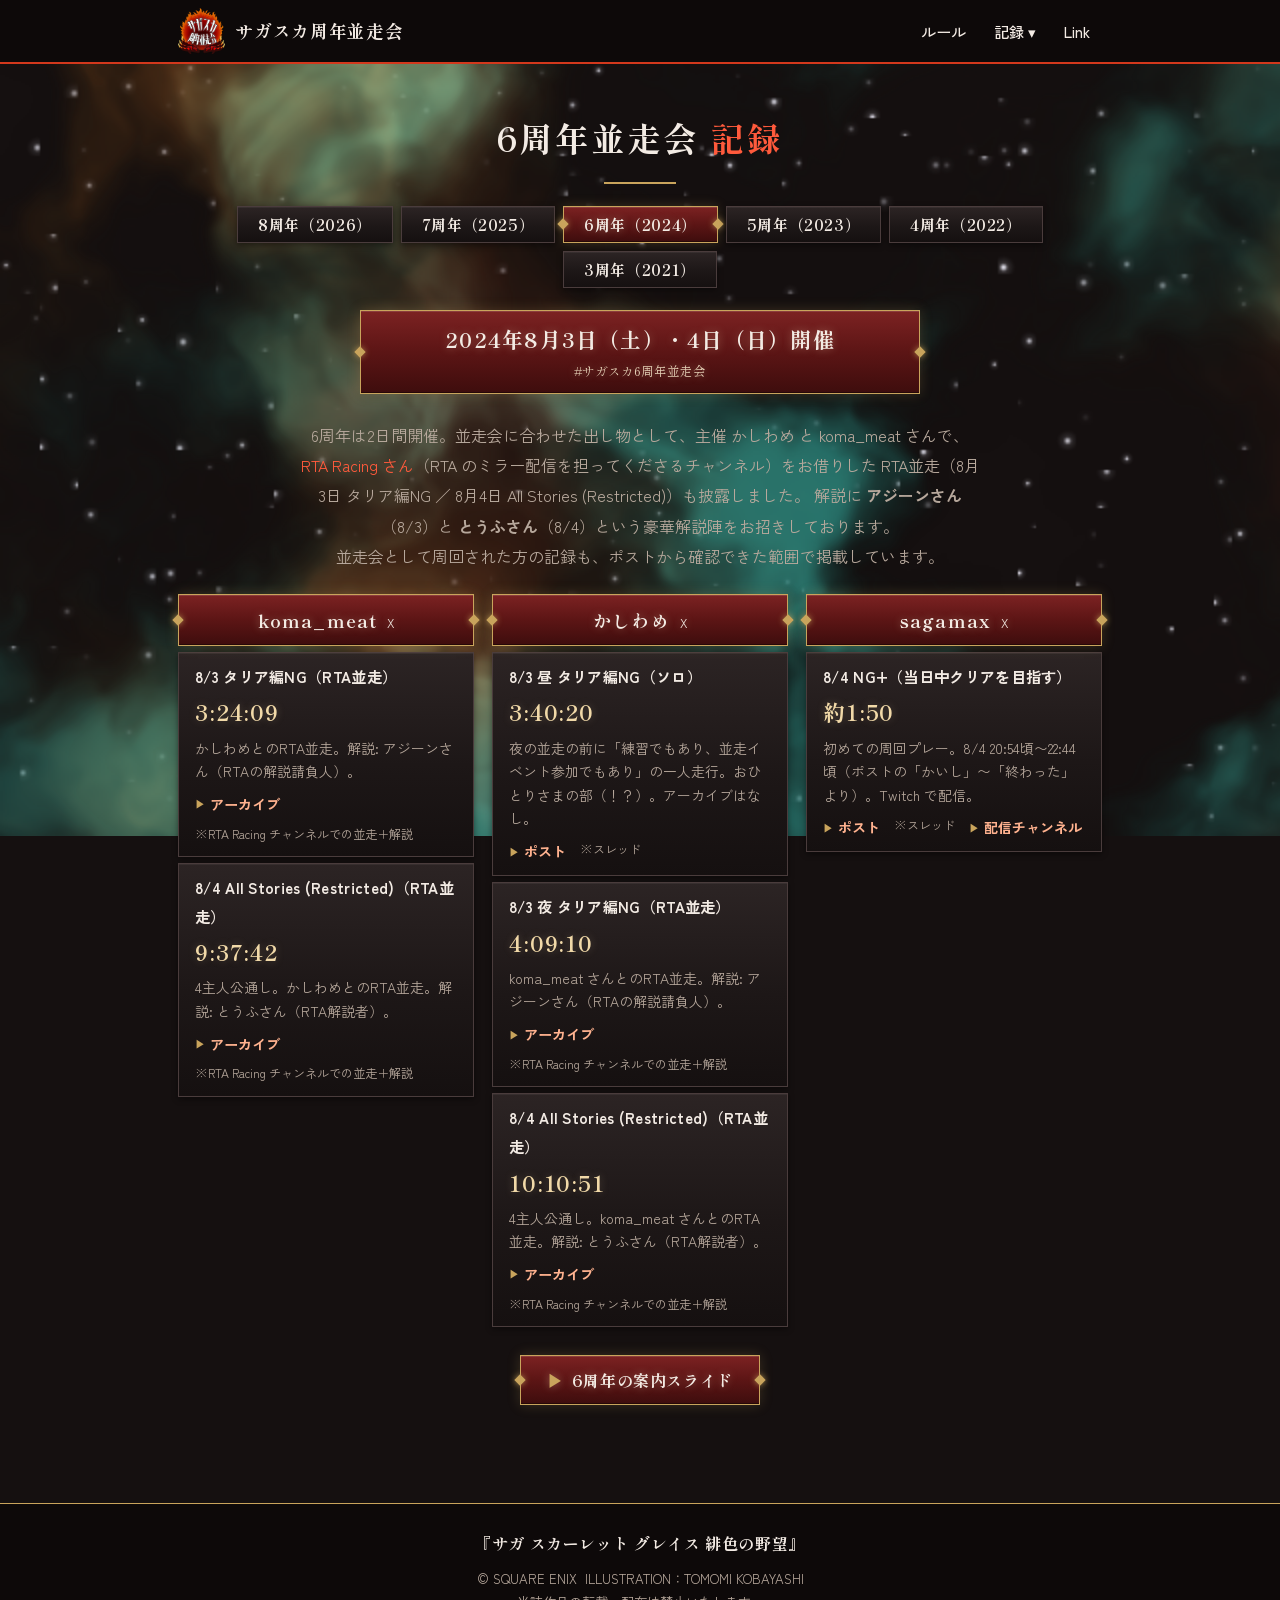
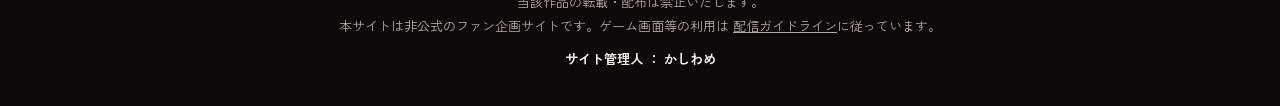
<file: 2024.html>
<!DOCTYPE html>
<html lang="ja">
<head>
<meta charset="UTF-8">
<meta name="viewport" content="width=device-width, initial-scale=1">
<title>6周年（2024） | サガスカ周年並走会</title>
<meta name="description" content="サガスカ6周年並走会（2024年8月3日）の周回記録一覧">
<meta property="og:site_name" content="サガスカ周年並走会">
<meta property="og:title" content="6周年（2024） | サガスカ周年並走会">
<meta property="og:description" content="サガスカ6周年並走会（2024年8月3日）の周回記録一覧。">
<meta property="og:type" content="website">
<meta property="og:url" content="https://htkswm.github.io/ssgheisou/2024.html">
<meta property="og:image" content="https://htkswm.github.io/ssgheisou/assets/img/ogp.png">
<meta property="og:image:width" content="1200">
<meta property="og:image:height" content="630">
<meta name="twitter:card" content="summary_large_image">
<meta name="twitter:title" content="6周年（2024） | サガスカ周年並走会">
<meta name="twitter:description" content="サガスカ6周年並走会（2024年8月3日）の周回記録一覧。">
<meta name="twitter:image" content="https://htkswm.github.io/ssgheisou/assets/img/ogp.png">
<link rel="icon" href="assets/img/favicon.png">
<link rel="preconnect" href="https://fonts.googleapis.com">
<link rel="preconnect" href="https://fonts.gstatic.com" crossorigin>
<link href="https://fonts.googleapis.com/css2?family=Shippori+Mincho:wght@400;700&family=Zen+Kaku+Gothic+New:wght@400;500;700&display=swap" rel="stylesheet">
<link rel="stylesheet" href="assets/css/style.css">
</head>
<body>

<header class="site-header">
  <nav class="nav">
    <a class="brand" href="index.html">
      <img src="assets/img/logo-256.png" alt="サガスカ周年並走会 ロゴ">
      <span class="tag">サガスカ周年並走会</span>
    </a>
    <div class="nav-links">
      <a href="guide.html">ルール</a>
      <div class="dropdown">
        <span>記録 ▾</span>
        <div class="menu">
          <a href="2026.html">8周年（2026）</a>
          <a href="2025.html">7周年（2025）</a>
          <a href="2024.html" class="active">6周年（2024）</a>
          <a href="2023.html">5周年（2023）</a>
          <a href="2022.html">4周年（2022）</a>
          <a href="2021.html">3周年（2021）</a>
        </div>
      </div>
      <a href="link.html">Link</a>
    </div>
  </nav>
</header>

<main>
  <section class="section">
    <h2 class="page-title">6周年並走会 <span class="accent">記録</span></h2>

    <nav class="year-switch" aria-label="開催回切替">
      <a href="2026.html">8周年（2026）</a>
      <a href="2025.html">7周年（2025）</a>
      <a href="2024.html" class="active" aria-current="page">6周年（2024）</a>
      <a href="2023.html">5周年（2023）</a>
      <a href="2022.html">4周年（2022）</a>
      <a href="2021.html">3周年（2021）</a>
    </nav>

    <div class="event-banner">
      <div class="text">2024年8月3日（土）・4日（日）開催<small>#サガスカ6周年並走会</small></div>
    </div>

    <p class="center soft" style="max-width:680px;margin:0 auto 22px">
      6周年は2日間開催。並走会に合わせた出し物として、主催 かしわめ と koma_meat さんで、<a href="https://www.twitch.tv/rtaracing" target="_blank" rel="noopener">RTA Racing さん</a>（RTA のミラー配信を担ってくださるチャンネル）をお借りした
      RTA並走（8月3日 タリア編NG ／ 8月4日 All Stories (Restricted)）も披露しました。
      解説に <strong>アジーンさん</strong>（8/3）と <strong>とうふさん</strong>（8/4）という豪華解説陣をお招きしております。<br>
      並走会として周回された方の記録も、ポストから確認できた範囲で掲載しています。
    </p>

    <!-- RECORDS:START -->
    <div class="runners">
      <div class="runner">
        <div class="rname">koma_meat<a class="sns" href="https://x.com/koma_meat" target="_blank" rel="noopener">X</a></div>
        <div class="runs">
          <div class="run"><div class="cat">8/3 タリア編NG（RTA並走）</div>
        <div class="time">3:24:09</div>
        <div class="desc">かしわめとのRTA並走。解説: アジーンさん（RTAの解説請負人）。</div>
        <div class="links"><a href="https://www.youtube.com/watch?v=vdAF_QAE6nM" target="_blank" rel="noopener">アーカイブ</a> <span class="note">※RTA Racing チャンネルでの並走＋解説</span></div></div>
          <div class="run"><div class="cat">8/4 All Stories (Restricted)（RTA並走）</div>
        <div class="time">9:37:42</div>
        <div class="desc">4主人公通し。かしわめとのRTA並走。解説: とうふさん（RTA解説者）。</div>
        <div class="links"><a href="https://www.youtube.com/watch?v=Rg7peT1DpzE" target="_blank" rel="noopener">アーカイブ</a> <span class="note">※RTA Racing チャンネルでの並走＋解説</span></div></div>
        </div>
      </div>

      <div class="runner">
        <div class="rname">かしわめ<a class="sns" href="https://x.com/kashi_wame" target="_blank" rel="noopener">X</a></div>
        <div class="runs">
          <div class="run"><div class="cat">8/3 昼 タリア編NG（ソロ）</div>
        <div class="time">3:40:20</div>
        <div class="desc">夜の並走の前に「練習でもあり、並走イベント参加でもあり」の一人走行。おひとりさまの部（！？）。アーカイブはなし。</div>
        <div class="links"><a href="https://x.com/kashi_wame/status/1819549466338439557" target="_blank" rel="noopener">ポスト</a> <span class="note">※スレッド</span></div></div>
          <div class="run"><div class="cat">8/3 夜 タリア編NG（RTA並走）</div>
        <div class="time">4:09:10</div>
        <div class="desc">koma_meat さんとのRTA並走。解説: アジーンさん（RTAの解説請負人）。</div>
        <div class="links"><a href="https://www.youtube.com/watch?v=vdAF_QAE6nM" target="_blank" rel="noopener">アーカイブ</a> <span class="note">※RTA Racing チャンネルでの並走＋解説</span></div></div>
          <div class="run"><div class="cat">8/4 All Stories (Restricted)（RTA並走）</div>
        <div class="time">10:10:51</div>
        <div class="desc">4主人公通し。koma_meat さんとのRTA並走。解説: とうふさん（RTA解説者）。</div>
        <div class="links"><a href="https://www.youtube.com/watch?v=Rg7peT1DpzE" target="_blank" rel="noopener">アーカイブ</a> <span class="note">※RTA Racing チャンネルでの並走＋解説</span></div></div>
        </div>
      </div>

      <div class="runner">
        <div class="rname">sagamax<a class="sns" href="https://x.com/sagamax__" target="_blank" rel="noopener">X</a></div>
        <div class="runs">
          <div class="run"><div class="cat">8/4 NG+（当日中クリアを目指す）</div>
        <div class="time">約1:50</div>
        <div class="desc">初めての周回プレー。8/4 20:54頃〜22:44頃（ポストの「かいし」〜「終わった」より）。Twitch で配信。</div>
        <div class="links"><a href="https://x.com/sagamax__/status/1820064913899004393" target="_blank" rel="noopener">ポスト</a> <span class="note">※スレッド</span><a href="https://www.twitch.tv/sagamax" target="_blank" rel="noopener">配信チャンネル</a></div></div>
        </div>
      </div>
    </div>
    <!-- RECORDS:END -->

    <p class="center" style="margin-top:28px">
      <a class="btn" href="https://docs.google.com/presentation/d/1-G3UIKOKg-eogrLPK3Q9SVK2CgTee-2oaGdr8jkY6ng/edit" target="_blank" rel="noopener"><span class="arrow">▶</span> 6周年の案内スライド</a>
    </p>
  </section>
</main>

<footer class="site-footer">
  <div class="inner">
    <div class="game">『サガ スカーレット グレイス 緋色の野望』</div>
    <div class="copyright">
      © SQUARE ENIX&nbsp;&nbsp;ILLUSTRATION：TOMOMI KOBAYASHI<br>
      当該作品の転載・配布は禁止いたします。<br>
      本サイトは非公式のファン企画サイトです。ゲーム画面等の利用は
      <a href="https://www.jp.square-enix.com/game/guideline/saga_sg_hiiro/" target="_blank" rel="noopener">配信ガイドライン</a>に従っています。
    </div>
    <div class="admin">サイト管理人 ： かしわめ</div>
  </div>
</footer>

<script src="assets/js/nav.js" defer></script>
<script>window.FLAME_SCENE = "ending";</script>
<script src="assets/js/flame-bg.js" defer></script>
</body>
</html>
</file>
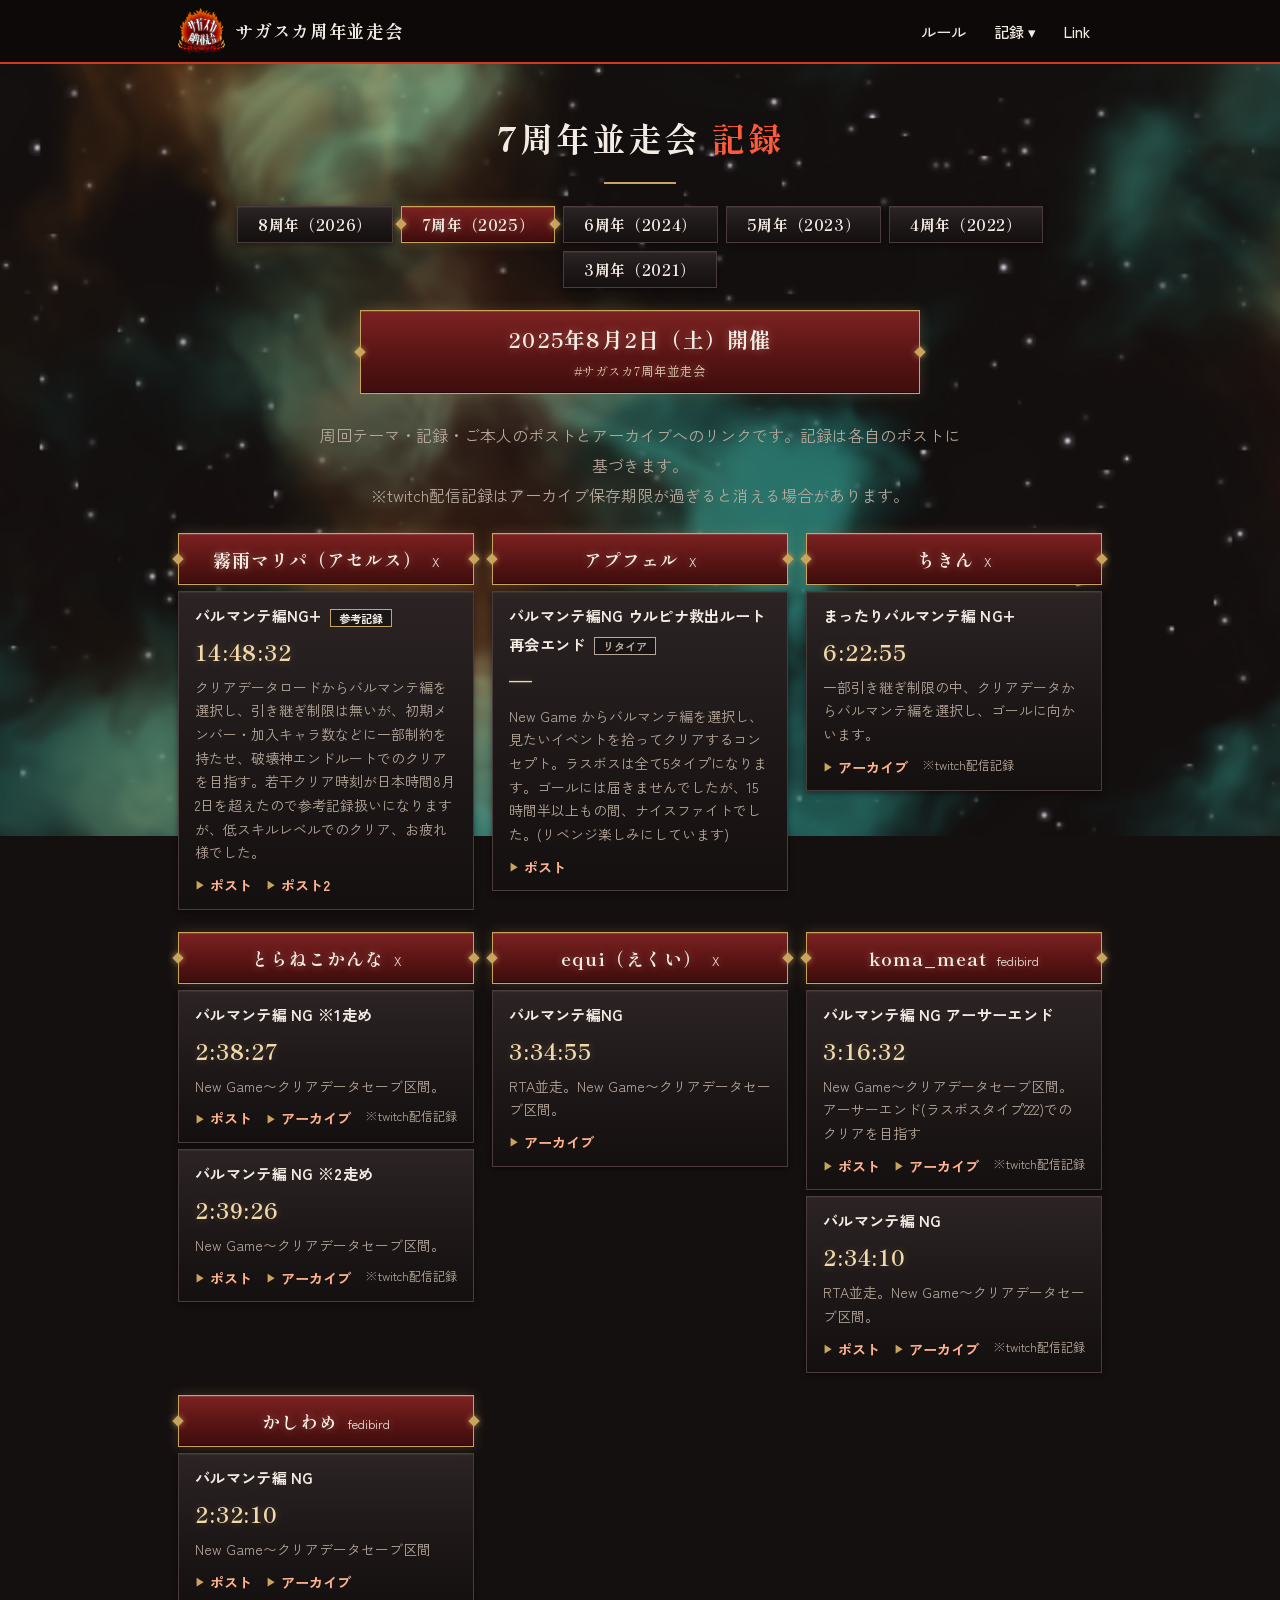
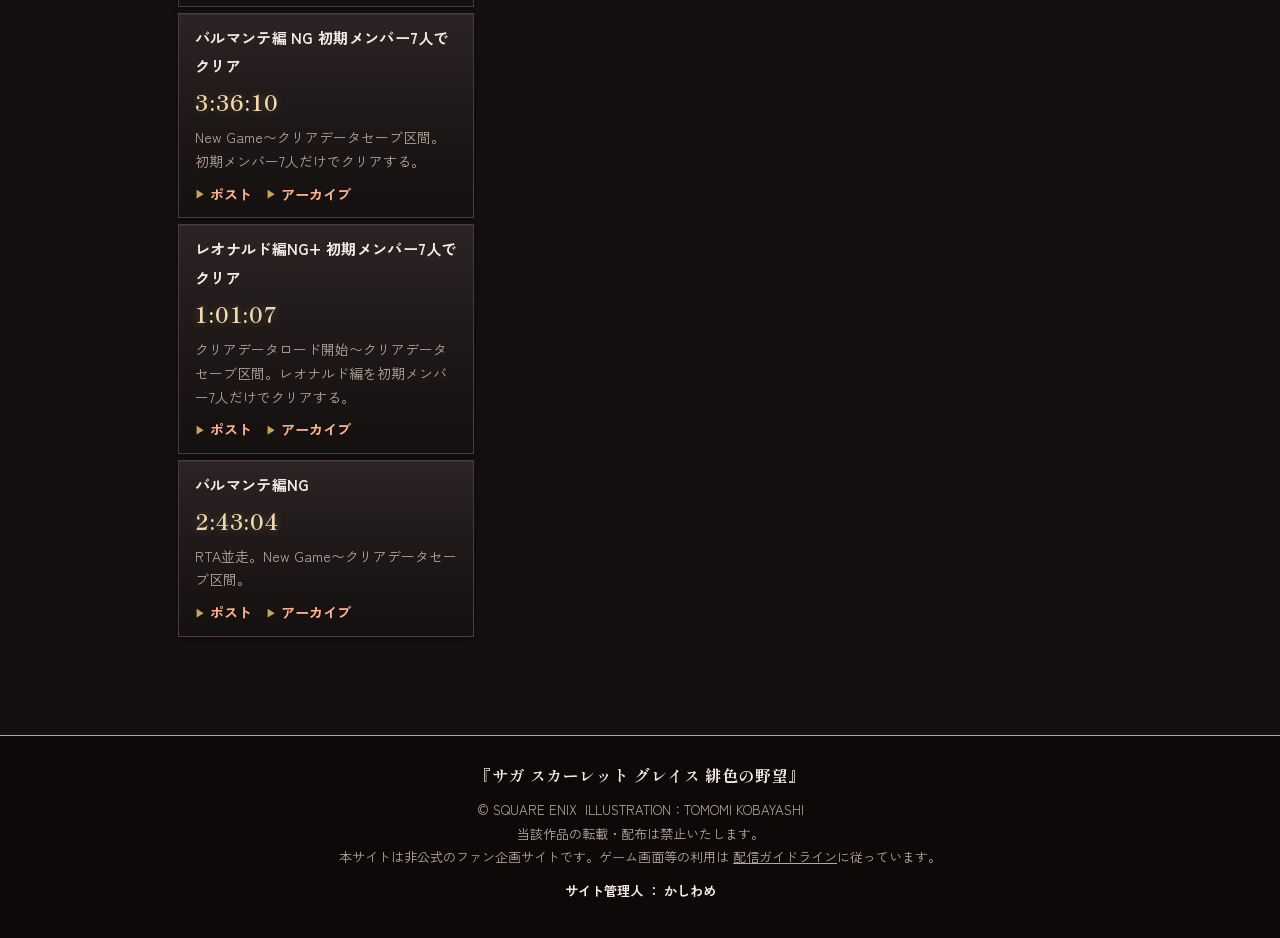
<file: 2025.html>
<!DOCTYPE html>
<html lang="ja">
<head>
<meta charset="UTF-8">
<meta name="viewport" content="width=device-width, initial-scale=1">
<title>7周年（2025） | サガスカ周年並走会</title>
<meta name="description" content="サガスカ7周年並走会（2025年8月2日）の周回記録一覧">
<meta property="og:site_name" content="サガスカ周年並走会">
<meta property="og:title" content="7周年（2025） | サガスカ周年並走会">
<meta property="og:description" content="サガスカ7周年並走会（2025年8月2日）の周回記録一覧。">
<meta property="og:type" content="website">
<meta property="og:url" content="https://htkswm.github.io/ssgheisou/2025.html">
<meta property="og:image" content="https://htkswm.github.io/ssgheisou/assets/img/ogp.png">
<meta property="og:image:width" content="1200">
<meta property="og:image:height" content="630">
<meta name="twitter:card" content="summary_large_image">
<meta name="twitter:title" content="7周年（2025） | サガスカ周年並走会">
<meta name="twitter:description" content="サガスカ7周年並走会（2025年8月2日）の周回記録一覧。">
<meta name="twitter:image" content="https://htkswm.github.io/ssgheisou/assets/img/ogp.png">
<link rel="icon" href="assets/img/favicon.png">
<link rel="preconnect" href="https://fonts.googleapis.com">
<link rel="preconnect" href="https://fonts.gstatic.com" crossorigin>
<link href="https://fonts.googleapis.com/css2?family=Shippori+Mincho:wght@400;700&family=Zen+Kaku+Gothic+New:wght@400;500;700&display=swap" rel="stylesheet">
<link rel="stylesheet" href="assets/css/style.css">
</head>
<body>

<header class="site-header">
  <nav class="nav">
    <a class="brand" href="index.html">
      <img src="assets/img/logo-256.png" alt="サガスカ周年並走会 ロゴ">
      <span class="tag">サガスカ周年並走会</span>
    </a>
    <div class="nav-links">
      <a href="guide.html">ルール</a>
      <div class="dropdown">
        <span>記録 ▾</span>
        <div class="menu">
          <a href="2026.html">8周年（2026）</a>
          <a href="2025.html" class="active">7周年（2025）</a>
          <a href="2024.html">6周年（2024）</a>
          <a href="2023.html">5周年（2023）</a>
          <a href="2022.html">4周年（2022）</a>
          <a href="2021.html">3周年（2021）</a>
        </div>
      </div>
      <a href="link.html">Link</a>
    </div>
  </nav>
</header>

<main>
  <section class="section">
    <h2 class="page-title">7周年並走会 <span class="accent">記録</span></h2>

    <nav class="year-switch" aria-label="開催回切替">
      <a href="2026.html">8周年（2026）</a>
      <a href="2025.html" class="active" aria-current="page">7周年（2025）</a>
      <a href="2024.html">6周年（2024）</a>
      <a href="2023.html">5周年（2023）</a>
      <a href="2022.html">4周年（2022）</a>
      <a href="2021.html">3周年（2021）</a>
    </nav>

    <div class="event-banner">
      <div class="text">2025年8月2日（土）開催<small>#サガスカ7周年並走会</small></div>
    </div>

    <p class="center soft" style="max-width:640px;margin:0 auto 22px">
      周回テーマ・記録・ご本人のポストとアーカイブへのリンクです。記録は各自のポストに基づきます。<br>
      ※twitch配信記録はアーカイブ保存期限が過ぎると消える場合があります。
    </p>

    <!-- RECORDS:START -->
    <div class="runners">
      <div class="runner">
        <div class="rname">霧雨マリパ（アセルス）<a class="sns" href="https://x.com/kirisame_maripa" target="_blank" rel="noopener">X</a></div>
        <div class="runs">
          <div class="run"><div class="cat">バルマンテ編NG+<span class="badge">参考記録</span></div>
        <div class="time">14:48:32</div>
        <div class="desc">クリアデータロードからバルマンテ編を選択し、引き継ぎ制限は無いが、初期メンバー・加入キャラ数などに一部制約を持たせ、破壊神エンドルートでのクリアを目指す。若干クリア時刻が日本時間8月2日を超えたので参考記録扱いになりますが、低スキルレベルでのクリア、お疲れ様でした。</div>
        <div class="links"><a href="https://x.com/kirisame_maripa/status/1951474251103605182" target="_blank" rel="noopener">ポスト</a><a href="https://x.com/kirisame_maripa/status/1951665167579922696" target="_blank" rel="noopener">ポスト2</a></div></div>
        </div>
      </div>

      <div class="runner">
        <div class="rname">アプフェル<a class="sns" href="https://x.com/apfelchain" target="_blank" rel="noopener">X</a></div>
        <div class="runs">
          <div class="run"><div class="cat">バルマンテ編NG ウルピナ救出ルート再会エンド<span class="badge retire">リタイア</span></div>
        <div class="time">―</div>
        <div class="desc">New Game からバルマンテ編を選択し、見たいイベントを拾ってクリアするコンセプト。ラスボスは全て5タイプになります。ゴールには届きませんでしたが、15時間半以上もの間、ナイスファイトでした。(リベンジ楽しみにしています)</div>
        <div class="links"><a href="https://x.com/apfelchain/status/1951671095922413919" target="_blank" rel="noopener">ポスト</a></div></div>
        </div>
      </div>

      <div class="runner">
        <div class="rname">ちきん<a class="sns" href="https://x.com/chikengames0831" target="_blank" rel="noopener">X</a></div>
        <div class="runs">
          <div class="run"><div class="cat">まったりバルマンテ編 NG+</div>
        <div class="time">6:22:55</div>
        <div class="desc">一部引き継ぎ制限の中、クリアデータからバルマンテ編を選択し、ゴールに向かいます。</div>
        <div class="links"><a href="https://www.twitch.tv/videos/2528826055" target="_blank" rel="noopener">アーカイブ</a> <span class="note">※twitch配信記録</span></div></div>
        </div>
      </div>

      <div class="runner">
        <div class="rname">とらねこかんな<a class="sns" href="https://x.com/toranekocanna/" target="_blank" rel="noopener">X</a></div>
        <div class="runs">
          <div class="run"><div class="cat">バルマンテ編 NG ※1走め</div>
        <div class="time">2:38:27</div>
        <div class="desc">New Game〜クリアデータセーブ区間。</div>
        <div class="links"><a href="https://x.com/toranekocanna/status/1951650116915585392" target="_blank" rel="noopener">ポスト</a><a href="https://www.twitch.tv/videos/2528795137" target="_blank" rel="noopener">アーカイブ</a> <span class="note">※twitch配信記録</span></div></div>
          <div class="run"><div class="cat">バルマンテ編 NG ※2走め</div>
        <div class="time">2:39:26</div>
        <div class="desc">New Game〜クリアデータセーブ区間。</div>
        <div class="links"><a href="https://x.com/toranekocanna/status/1951650116915585392" target="_blank" rel="noopener">ポスト</a><a href="https://www.twitch.tv/videos/2528795137" target="_blank" rel="noopener">アーカイブ</a> <span class="note">※twitch配信記録</span></div></div>
        </div>
      </div>

      <div class="runner">
        <div class="rname">equi（えくい）<a class="sns" href="https://x.com/equi_music" target="_blank" rel="noopener">X</a></div>
        <div class="runs">
          <div class="run"><div class="cat">バルマンテ編NG</div>
        <div class="time">3:34:55</div>
        <div class="desc">RTA並走。New Game〜クリアデータセーブ区間。</div>
        <div class="links"><a href="https://www.youtube.com/watch?v=KqCqAv80dds" target="_blank" rel="noopener">アーカイブ</a></div></div>
        </div>
      </div>

      <div class="runner">
        <div class="rname">koma_meat<a class="sns" href="https://fedibird.com/@koma_meat" target="_blank" rel="noopener">fedibird</a></div>
        <div class="runs">
          <div class="run"><div class="cat">バルマンテ編 NG アーサーエンド</div>
        <div class="time">3:16:32</div>
        <div class="desc">New Game〜クリアデータセーブ区間。アーサーエンド(ラスボスタイプ222)でのクリアを目指す</div>
        <div class="links"><a href="https://fedibird.com/@koma_meat/114957870825457732" target="_blank" rel="noopener">ポスト</a><a href="https://www.twitch.tv/videos/2528815444" target="_blank" rel="noopener">アーカイブ</a> <span class="note">※twitch配信記録</span></div></div>
          <div class="run"><div class="cat">バルマンテ編 NG</div>
        <div class="time">2:34:10</div>
        <div class="desc">RTA並走。New Game〜クリアデータセーブ区間。</div>
        <div class="links"><a href="https://fedibird.com/@koma_meat/114959549899200609" target="_blank" rel="noopener">ポスト</a><a href="https://www.twitch.tv/videos/2528993270" target="_blank" rel="noopener">アーカイブ</a> <span class="note">※twitch配信記録</span></div></div>
        </div>
      </div>

      <div class="runner">
        <div class="rname">かしわめ<a class="sns" href="https://fedibird.com/@kashiwame" target="_blank" rel="noopener">fedibird</a></div>
        <div class="runs">
          <div class="run"><div class="cat">バルマンテ編 NG</div>
        <div class="time">2:32:10</div>
        <div class="desc">New Game〜クリアデータセーブ区間</div>
        <div class="links"><a href="https://fedibird.com/web/statuses/114954907251765903" target="_blank" rel="noopener">ポスト</a><a href="https://youtu.be/gN0aeGMH-bU" target="_blank" rel="noopener">アーカイブ</a></div></div>
          <div class="run"><div class="cat">バルマンテ編 NG 初期メンバー7人でクリア</div>
        <div class="time">3:36:10</div>
        <div class="desc">New Game〜クリアデータセーブ区間。初期メンバー7人だけでクリアする。</div>
        <div class="links"><a href="https://fedibird.com/web/statuses/114956632606335100" target="_blank" rel="noopener">ポスト</a><a href="https://youtu.be/3FnibB5HEN8" target="_blank" rel="noopener">アーカイブ</a></div></div>
          <div class="run"><div class="cat">レオナルド編NG+ 初期メンバー7人でクリア</div>
        <div class="time">1:01:07</div>
        <div class="desc">クリアデータロード開始〜クリアデータセーブ区間。レオナルド編を初期メンバー7人だけでクリアする。</div>
        <div class="links"><a href="https://fedibird.com/web/statuses/114956996216416131" target="_blank" rel="noopener">ポスト</a><a href="https://youtu.be/NVbZWKYkhZ4" target="_blank" rel="noopener">アーカイブ</a></div></div>
          <div class="run"><div class="cat">バルマンテ編NG</div>
        <div class="time">2:43:04</div>
        <div class="desc">RTA並走。New Game〜クリアデータセーブ区間。</div>
        <div class="links"><a href="https://fedibird.com/web/statuses/114959339341563576" target="_blank" rel="noopener">ポスト</a><a href="https://youtu.be/fVlmae8d_xI" target="_blank" rel="noopener">アーカイブ</a></div></div>
        </div>
      </div>
    </div>
    <!-- RECORDS:END -->
  </section>
</main>

<footer class="site-footer">
  <div class="inner">
    <div class="game">『サガ スカーレット グレイス 緋色の野望』</div>
    <div class="copyright">
      © SQUARE ENIX&nbsp;&nbsp;ILLUSTRATION：TOMOMI KOBAYASHI<br>
      当該作品の転載・配布は禁止いたします。<br>
      本サイトは非公式のファン企画サイトです。ゲーム画面等の利用は
      <a href="https://www.jp.square-enix.com/game/guideline/saga_sg_hiiro/" target="_blank" rel="noopener">配信ガイドライン</a>に従っています。
    </div>
    <div class="admin">サイト管理人 ： かしわめ</div>
  </div>
</footer>

<script src="assets/js/nav.js" defer></script>
<script>window.FLAME_SCENE = "ending";</script>
<script src="assets/js/flame-bg.js" defer></script>
</body>
</html>
</file>
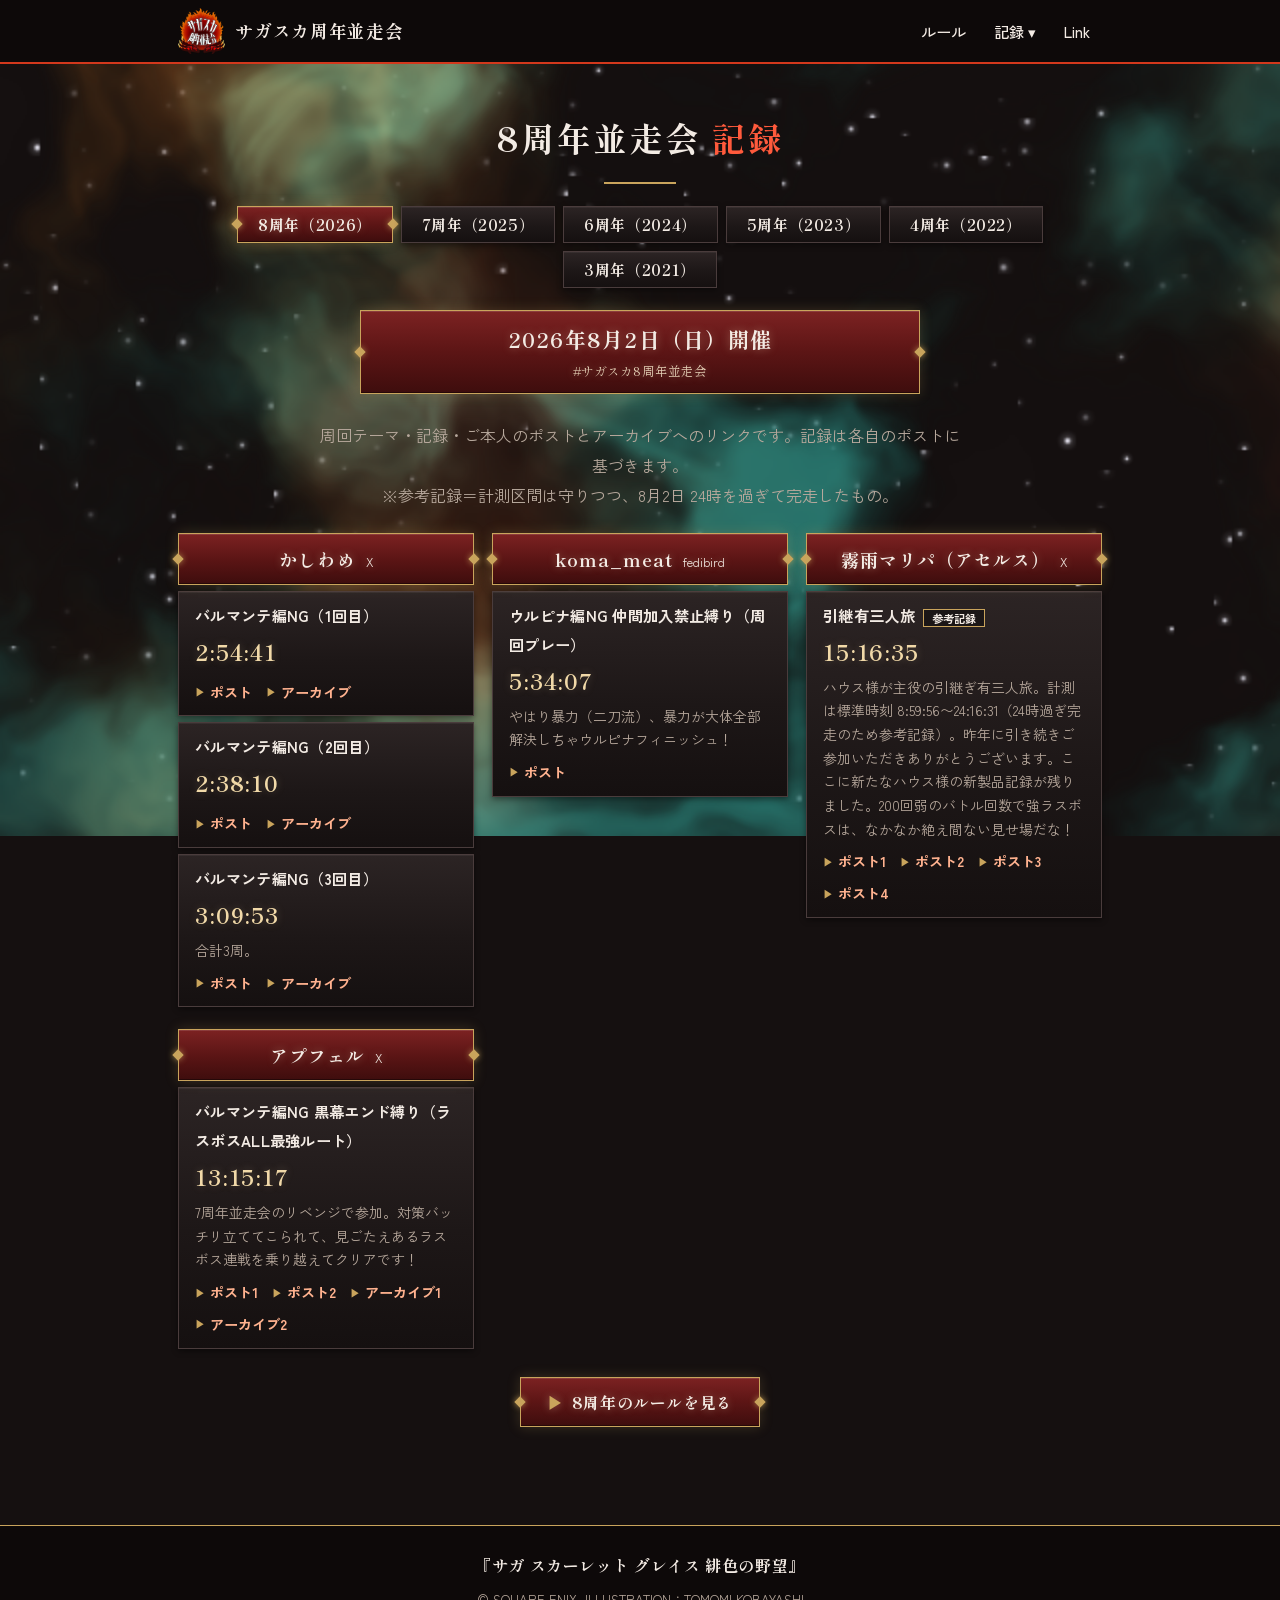
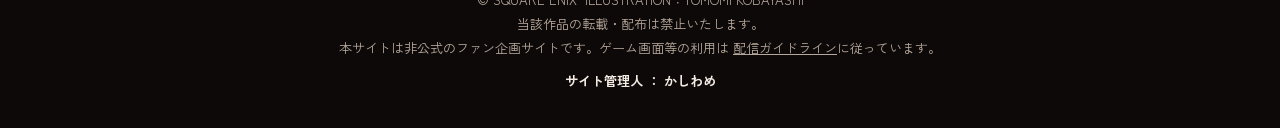
<file: 2026.html>
<!DOCTYPE html>
<html lang="ja">
<head>
<meta charset="UTF-8">
<meta name="viewport" content="width=device-width, initial-scale=1">
<title>8周年（2026） | サガスカ周年並走会</title>
<meta name="description" content="サガスカ8周年並走会（2026年8月2日）の周回記録一覧">
<meta property="og:site_name" content="サガスカ周年並走会">
<meta property="og:title" content="8周年（2026） | サガスカ周年並走会">
<meta property="og:description" content="サガスカ8周年並走会（2026年8月2日）の周回記録一覧。">
<meta property="og:type" content="website">
<meta property="og:url" content="https://htkswm.github.io/ssgheisou/2026.html">
<meta property="og:image" content="https://htkswm.github.io/ssgheisou/assets/img/ogp.png">
<meta property="og:image:width" content="1200">
<meta property="og:image:height" content="630">
<meta name="twitter:card" content="summary_large_image">
<meta name="twitter:title" content="8周年（2026） | サガスカ周年並走会">
<meta name="twitter:description" content="サガスカ8周年並走会（2026年8月2日）の周回記録一覧。">
<meta name="twitter:image" content="https://htkswm.github.io/ssgheisou/assets/img/ogp.png">
<link rel="icon" href="assets/img/favicon.png">
<link rel="preconnect" href="https://fonts.googleapis.com">
<link rel="preconnect" href="https://fonts.gstatic.com" crossorigin>
<link href="https://fonts.googleapis.com/css2?family=Shippori+Mincho:wght@400;700&family=Zen+Kaku+Gothic+New:wght@400;500;700&display=swap" rel="stylesheet">
<link rel="stylesheet" href="assets/css/style.css">
</head>
<body>

<header class="site-header">
  <nav class="nav">
    <a class="brand" href="index.html">
      <img src="assets/img/logo-256.png" alt="サガスカ周年並走会 ロゴ">
      <span class="tag">サガスカ周年並走会</span>
    </a>
    <div class="nav-links">
      <a href="guide.html">ルール</a>
      <div class="dropdown">
        <span>記録 ▾</span>
        <div class="menu">
          <a href="2026.html" class="active">8周年（2026）</a>
          <a href="2025.html">7周年（2025）</a>
          <a href="2024.html">6周年（2024）</a>
          <a href="2023.html">5周年（2023）</a>
          <a href="2022.html">4周年（2022）</a>
          <a href="2021.html">3周年（2021）</a>
        </div>
      </div>
      <a href="link.html">Link</a>
    </div>
  </nav>
</header>

<main>
  <section class="section">
    <h2 class="page-title">8周年並走会 <span class="accent">記録</span></h2>

    <nav class="year-switch" aria-label="開催回切替">
      <a href="2026.html" class="active" aria-current="page">8周年（2026）</a>
      <a href="2025.html">7周年（2025）</a>
      <a href="2024.html">6周年（2024）</a>
      <a href="2023.html">5周年（2023）</a>
      <a href="2022.html">4周年（2022）</a>
      <a href="2021.html">3周年（2021）</a>
    </nav>

    <div class="event-banner">
      <div class="text">2026年8月2日（日）開催<small>#サガスカ8周年並走会</small></div>
    </div>

    <p class="center soft" style="max-width:640px;margin:0 auto 22px">
      周回テーマ・記録・ご本人のポストとアーカイブへのリンクです。記録は各自のポストに基づきます。<br>
      ※参考記録＝計測区間は守りつつ、8月2日 24時を過ぎて完走したもの。
    </p>

    <!-- RECORDS:START -->
    <div class="runners">
      <div class="runner">
        <div class="rname">かしわめ<a class="sns" href="https://x.com/kashi_wame" target="_blank" rel="noopener">X</a></div>
        <div class="runs">
          <div class="run"><div class="cat">バルマンテ編NG（1回目）</div>
        <div class="time">2:54:41</div>
        
        <div class="links"><a href="https://x.com/kashi_wame/status/2083565137236300047" target="_blank" rel="noopener">ポスト</a><a href="https://www.youtube.com/watch?v=DNqCyzkrL2Q" target="_blank" rel="noopener">アーカイブ</a></div></div>
          <div class="run"><div class="cat">バルマンテ編NG（2回目）</div>
        <div class="time">2:38:10</div>
        
        <div class="links"><a href="https://x.com/kashi_wame/status/2083785545298378855" target="_blank" rel="noopener">ポスト</a><a href="https://www.youtube.com/watch?v=3c732pa4S6k" target="_blank" rel="noopener">アーカイブ</a></div></div>
          <div class="run"><div class="cat">バルマンテ編NG（3回目）</div>
        <div class="time">3:09:53</div>
        <div class="desc">合計3周。</div>
        <div class="links"><a href="https://x.com/kashi_wame/status/2083871407344418875" target="_blank" rel="noopener">ポスト</a><a href="https://www.youtube.com/watch?v=dSpnQx0g2U0" target="_blank" rel="noopener">アーカイブ</a></div></div>
        </div>
      </div>

      <div class="runner">
        <div class="rname">koma_meat<a class="sns" href="https://fedibird.com/@koma_meat" target="_blank" rel="noopener">fedibird</a></div>
        <div class="runs">
          <div class="run"><div class="cat">ウルピナ編NG 仲間加入禁止縛り（周回プレー）</div>
        <div class="time">5:34:07</div>
        <div class="desc">やはり暴力（二刀流）、暴力が大体全部解決しちゃウルピナフィニッシュ！</div>
        <div class="links"><a href="https://fedibird.com/@koma_meat/117023503685466604" target="_blank" rel="noopener">ポスト</a></div></div>
        </div>
      </div>

      <div class="runner">
        <div class="rname">霧雨マリパ（アセルス）<a class="sns" href="https://x.com/kirisame_maripa" target="_blank" rel="noopener">X</a></div>
        <div class="runs">
          <div class="run"><div class="cat">引継有三人旅<span class="badge">参考記録</span></div>
        <div class="time">15:16:35</div>
        <div class="desc">ハウス様が主役の引継ぎ有三人旅。計測は標準時刻 8:59:56〜24:16:31（24時過ぎ完走のため参考記録）。昨年に引き続きご参加いただきありがとうございます。ここに新たなハウス様の新製品記録が残りました。200回弱のバトル回数で強ラスボスは、なかなか絶え間ない見せ場だな！</div>
        <div class="links"><a href="https://x.com/kirisame_maripa/status/2083766637963214908" target="_blank" rel="noopener">ポスト1</a><a href="https://x.com/kirisame_maripa/status/2083812393826890197" target="_blank" rel="noopener">ポスト2</a><a href="https://x.com/kirisame_maripa/status/2083929590477771011" target="_blank" rel="noopener">ポスト3</a><a href="https://x.com/kirisame_maripa/status/2083941169294422320" target="_blank" rel="noopener">ポスト4</a></div></div>
        </div>
      </div>

      <div class="runner">
        <div class="rname">アプフェル<a class="sns" href="https://x.com/apfelchain" target="_blank" rel="noopener">X</a></div>
        <div class="runs">
          <div class="run"><div class="cat">バルマンテ編NG 黒幕エンド縛り（ラスボスALL最強ルート）</div>
        <div class="time">13:15:17</div>
        <div class="desc">7周年並走会のリベンジで参加。対策バッチリ立ててこられて、見ごたえあるラスボス連戦を乗り越えてクリアです！</div>
        <div class="links"><a href="https://x.com/apfelchain/status/2080287134741864936" target="_blank" rel="noopener">ポスト1</a><a href="https://x.com/apfelchain/status/2083907259483177139" target="_blank" rel="noopener">ポスト2</a><a href="https://www.youtube.com/watch?v=qO53Qxzn7RA" target="_blank" rel="noopener">アーカイブ1</a><a href="https://www.youtube.com/watch?v=JS0b5FOgFa0" target="_blank" rel="noopener">アーカイブ2</a></div></div>
        </div>
      </div>
    </div>
    <!-- RECORDS:END -->

    <p class="center" style="margin-top:28px">
      <a class="btn" href="guide.html"><span class="arrow">▶</span> 8周年のルールを見る</a>
    </p>
  </section>
</main>

<footer class="site-footer">
  <div class="inner">
    <div class="game">『サガ スカーレット グレイス 緋色の野望』</div>
    <div class="copyright">
      © SQUARE ENIX&nbsp;&nbsp;ILLUSTRATION：TOMOMI KOBAYASHI<br>
      当該作品の転載・配布は禁止いたします。<br>
      本サイトは非公式のファン企画サイトです。ゲーム画面等の利用は
      <a href="https://www.jp.square-enix.com/game/guideline/saga_sg_hiiro/" target="_blank" rel="noopener">配信ガイドライン</a>に従っています。
    </div>
    <div class="admin">サイト管理人 ： かしわめ</div>
  </div>
</footer>

<script src="assets/js/nav.js" defer></script>
<script>window.FLAME_SCENE = "ending";</script>
<script src="assets/js/flame-bg.js" defer></script>
</body>
</html>
</file>
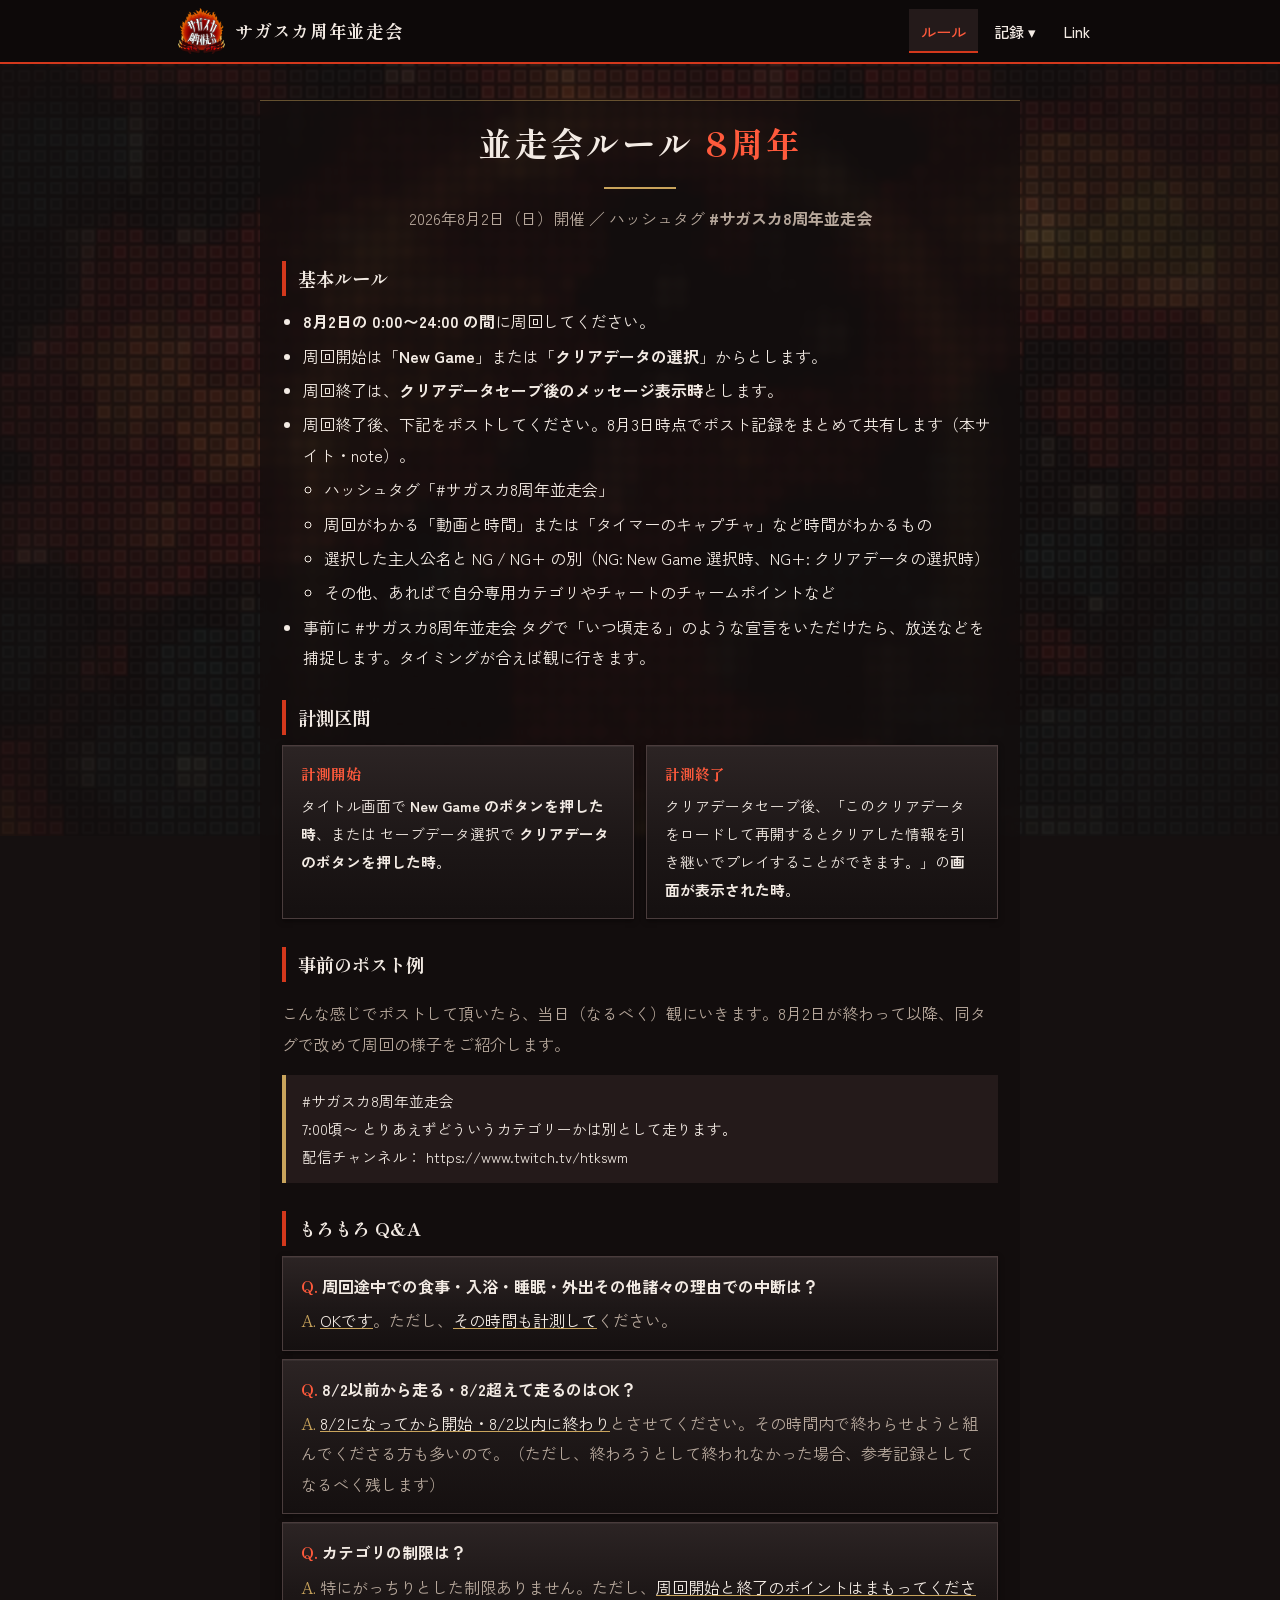
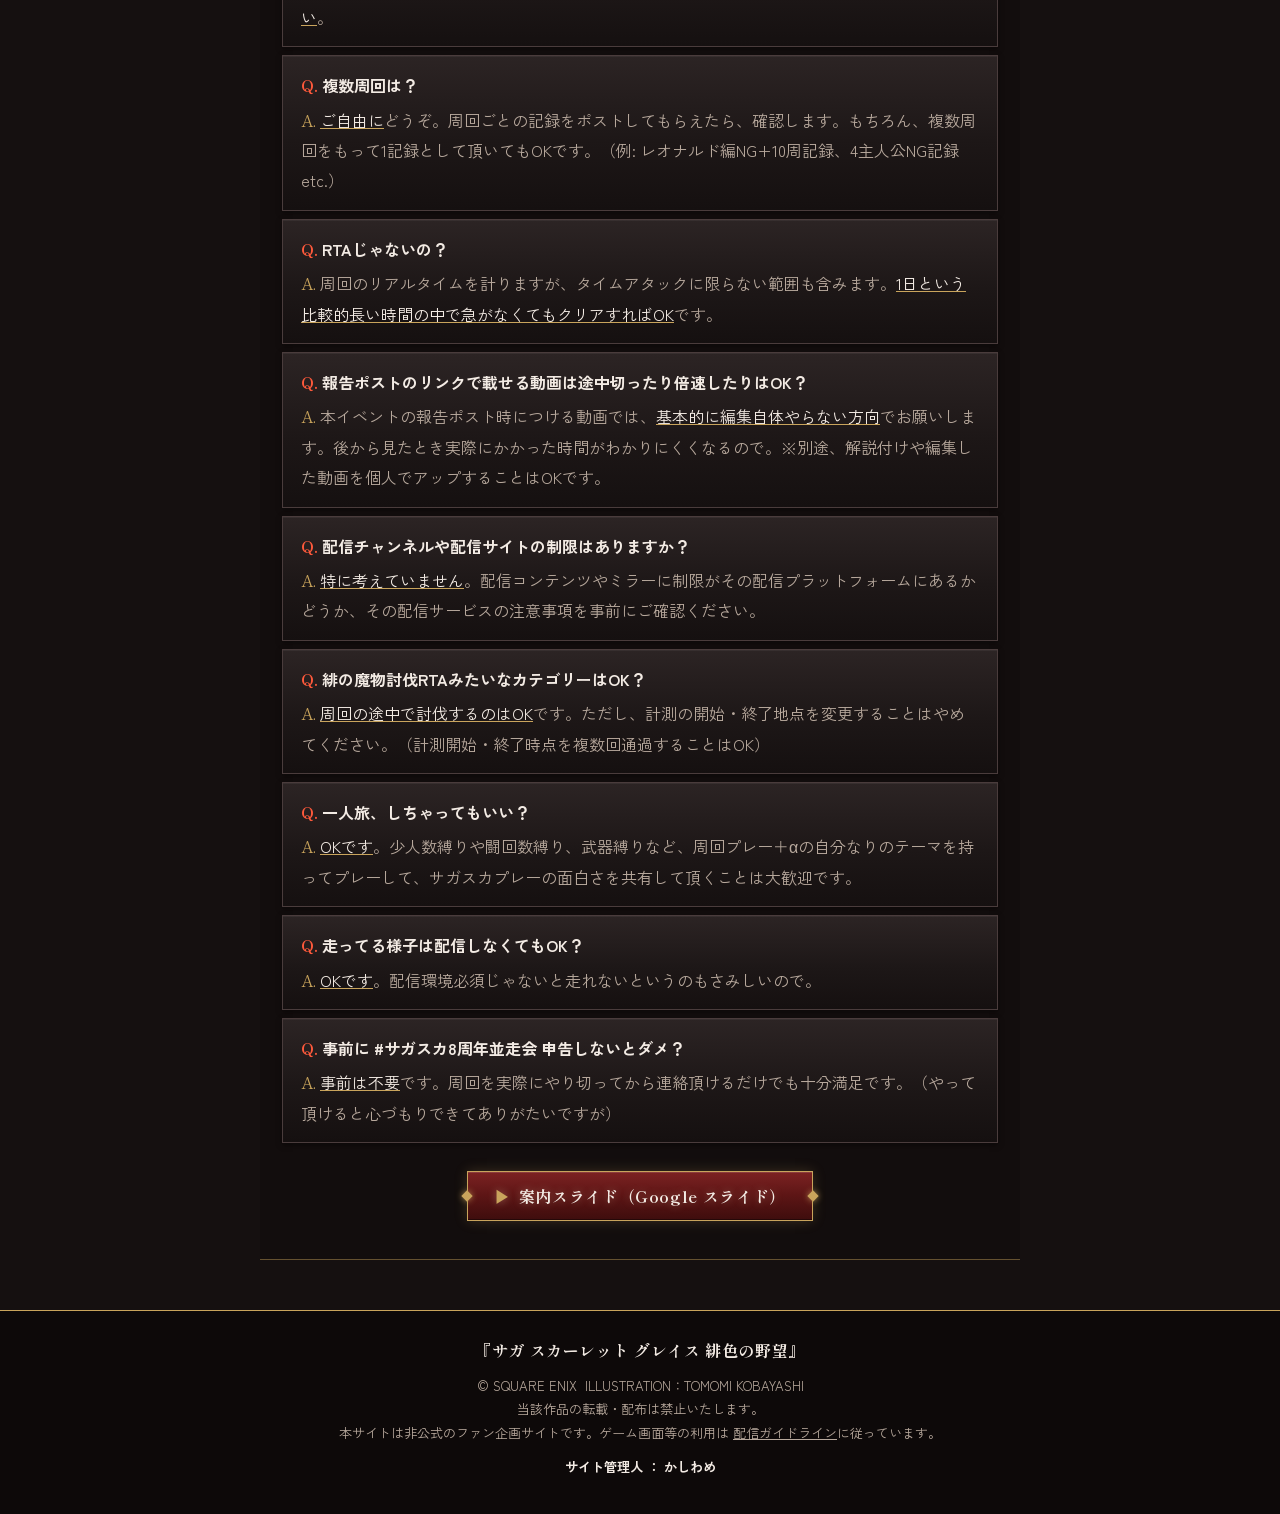
<file: guide.html>
<!DOCTYPE html>
<html lang="ja">
<head>
<meta charset="UTF-8">
<meta name="viewport" content="width=device-width, initial-scale=1">
<title>ルール | サガスカ周年並走会</title>
<meta name="description" content="サガスカ周年並走会のルール・計測区間・Q&A（8周年 2026 版）">
<meta property="og:site_name" content="サガスカ周年並走会">
<meta property="og:title" content="ルール | サガスカ周年並走会">
<meta property="og:description" content="8月2日の 0:00〜24:00 に周回。開始は New Game またはクリアデータ選択、終了はクリアデータセーブ後のメッセージ表示。">
<meta property="og:type" content="website">
<meta property="og:url" content="https://htkswm.github.io/ssgheisou/guide.html">
<meta property="og:image" content="https://htkswm.github.io/ssgheisou/assets/img/ogp.png">
<meta property="og:image:width" content="1200">
<meta property="og:image:height" content="630">
<meta name="twitter:card" content="summary_large_image">
<meta name="twitter:title" content="ルール | サガスカ周年並走会">
<meta name="twitter:description" content="8月2日の 0:00〜24:00 に周回。開始は New Game またはクリアデータ選択、終了はクリアデータセーブ後のメッセージ表示。">
<meta name="twitter:image" content="https://htkswm.github.io/ssgheisou/assets/img/ogp.png">
<link rel="icon" href="assets/img/favicon.png">
<link rel="preconnect" href="https://fonts.googleapis.com">
<link rel="preconnect" href="https://fonts.gstatic.com" crossorigin>
<link href="https://fonts.googleapis.com/css2?family=Shippori+Mincho:wght@400;700&family=Zen+Kaku+Gothic+New:wght@400;500;700&display=swap" rel="stylesheet">
<link rel="stylesheet" href="assets/css/style.css">
</head>
<body>

<header class="site-header">
  <nav class="nav">
    <a class="brand" href="index.html">
      <img src="assets/img/logo-256.png" alt="サガスカ周年並走会 ロゴ">
      <span class="tag">サガスカ周年並走会</span>
    </a>
    <div class="nav-links">
      <a href="guide.html" class="active">ルール</a>
      <div class="dropdown">
        <span>記録 ▾</span>
        <div class="menu">
          <a href="2026.html">8周年（2026）</a>
          <a href="2025.html">7周年（2025）</a>
          <a href="2024.html">6周年（2024）</a>
          <a href="2023.html">5周年（2023）</a>
          <a href="2022.html">4周年（2022）</a>
          <a href="2021.html">3周年（2021）</a>
        </div>
      </div>
      <a href="link.html">Link</a>
    </div>
  </nav>
</header>

<main>
  <section class="section guide">
    <h2 class="page-title">並走会ルール <span class="accent">8周年</span></h2>
    <p class="center soft" style="margin-top:-8px">2026年8月2日（日）開催 ／ ハッシュタグ <strong>#サガスカ8周年並走会</strong></p>

    <h3 class="sub-title">基本ルール</h3>
    <ul>
      <li><strong>8月2日の 0:00〜24:00 の間</strong>に周回してください。</li>
      <li>周回開始は「<strong>New Game</strong>」または「<strong>クリアデータの選択</strong>」からとします。</li>
      <li>周回終了は、<strong>クリアデータセーブ後のメッセージ表示時</strong>とします。</li>
      <li>周回終了後、下記をポストしてください。8月3日時点でポスト記録をまとめて共有します（本サイト・note）。
        <ul>
          <li>ハッシュタグ「#サガスカ8周年並走会」</li>
          <li>周回がわかる「動画と時間」または「タイマーのキャプチャ」など時間がわかるもの</li>
          <li>選択した主人公名と NG / NG+ の別（NG: New Game 選択時、NG+: クリアデータの選択時）</li>
          <li>その他、あればで自分専用カテゴリやチャートのチャームポイントなど</li>
        </ul>
      </li>
      <li>事前に #サガスカ8周年並走会 タグで「いつ頃走る」のような宣言をいただけたら、放送などを捕捉します。タイミングが合えば観に行きます。</li>
    </ul>

    <h3 class="sub-title">計測区間</h3>
    <div class="steps">
      <div class="step">
        <p class="label">計測開始</p>
        <p>タイトル画面で <strong>New Game のボタンを押した時</strong>、または セーブデータ選択で <strong>クリアデータのボタンを押した時</strong>。</p>
      </div>
      <div class="step">
        <p class="label">計測終了</p>
        <p>クリアデータセーブ後、「このクリアデータをロードして再開するとクリアした情報を引き継いでプレイすることができます。」の<strong>画面が表示された時</strong>。</p>
      </div>
    </div>

    <h3 class="sub-title">事前のポスト例</h3>
    <p class="soft">こんな感じでポストして頂いたら、当日（なるべく）観にいきます。8月2日が終わって以降、同タグで改めて周回の様子をご紹介します。</p>
    <div class="example">#サガスカ8周年並走会
7:00頃〜 とりあえずどういうカテゴリーかは別として走ります。
配信チャンネル： https://www.twitch.tv/htkswm</div>

    <h3 class="sub-title">もろもろ Q&amp;A</h3>
    <div class="qa">
      <p class="q">周回途中での食事・入浴・睡眠・外出その他諸々の理由での中断は？</p>
      <p class="a"><u>OKです</u>。ただし、<u>その時間も計測して</u>ください。</p>
    </div>
    <div class="qa">
      <p class="q">8/2以前から走る・8/2超えて走るのはOK？</p>
      <p class="a"><u>8/2になってから開始・8/2以内に終わり</u>とさせてください。その時間内で終わらせようと組んでくださる方も多いので。（ただし、終わろうとして終われなかった場合、参考記録としてなるべく残します）</p>
    </div>
    <div class="qa">
      <p class="q">カテゴリの制限は？</p>
      <p class="a">特にがっちりとした制限ありません。ただし、<u>周回開始と終了のポイントはまもってください</u>。</p>
    </div>
    <div class="qa">
      <p class="q">複数周回は？</p>
      <p class="a"><u>ご自由に</u>どうぞ。周回ごとの記録をポストしてもらえたら、確認します。もちろん、複数周回をもって1記録として頂いてもOKです。（例: レオナルド編NG+10周記録、4主人公NG記録 etc.）</p>
    </div>
    <div class="qa">
      <p class="q">RTAじゃないの？</p>
      <p class="a">周回のリアルタイムを計りますが、タイムアタックに限らない範囲も含みます。<u>1日という比較的長い時間の中で急がなくてもクリアすればOK</u>です。</p>
    </div>
    <div class="qa">
      <p class="q">報告ポストのリンクで載せる動画は途中切ったり倍速したりはOK？</p>
      <p class="a">本イベントの報告ポスト時につける動画では、<u>基本的に編集自体やらない方向</u>でお願いします。後から見たとき実際にかかった時間がわかりにくくなるので。※別途、解説付けや編集した動画を個人でアップすることはOKです。</p>
    </div>
    <div class="qa">
      <p class="q">配信チャンネルや配信サイトの制限はありますか？</p>
      <p class="a"><u>特に考えていません</u>。配信コンテンツやミラーに制限がその配信プラットフォームにあるかどうか、その配信サービスの注意事項を事前にご確認ください。</p>
    </div>
    <div class="qa">
      <p class="q">緋の魔物討伐RTAみたいなカテゴリーはOK？</p>
      <p class="a"><u>周回の途中で討伐するのはOK</u>です。ただし、計測の開始・終了地点を変更することはやめてください。（計測開始・終了時点を複数回通過することはOK）</p>
    </div>
    <div class="qa">
      <p class="q">一人旅、しちゃってもいい？</p>
      <p class="a"><u>OKです</u>。少人数縛りや闘回数縛り、武器縛りなど、周回プレー＋αの自分なりのテーマを持ってプレーして、サガスカプレーの面白さを共有して頂くことは大歓迎です。</p>
    </div>
    <div class="qa">
      <p class="q">走ってる様子は配信しなくてもOK？</p>
      <p class="a"><u>OKです</u>。配信環境必須じゃないと走れないというのもさみしいので。</p>
    </div>
    <div class="qa">
      <p class="q">事前に #サガスカ8周年並走会 申告しないとダメ？</p>
      <p class="a"><u>事前は不要</u>です。周回を実際にやり切ってから連絡頂けるだけでも十分満足です。（やって頂けると心づもりできてありがたいですが）</p>
    </div>

    <p class="center" style="margin-top:28px">
      <a class="btn" href="https://docs.google.com/presentation/d/1bXtDoiFPFDMWX0paBDCdlVTRgh3PmjMnLYcSLNjuJPc/edit?usp=sharing" target="_blank" rel="noopener"><span class="arrow">▶</span> 案内スライド（Google スライド）</a>
    </p>
  </section>
</main>

<footer class="site-footer">
  <div class="inner">
    <div class="game">『サガ スカーレット グレイス 緋色の野望』</div>
    <div class="copyright">
      © SQUARE ENIX&nbsp;&nbsp;ILLUSTRATION：TOMOMI KOBAYASHI<br>
      当該作品の転載・配布は禁止いたします。<br>
      本サイトは非公式のファン企画サイトです。ゲーム画面等の利用は
      <a href="https://www.jp.square-enix.com/game/guideline/saga_sg_hiiro/" target="_blank" rel="noopener">配信ガイドライン</a>に従っています。
    </div>
    <div class="admin">サイト管理人 ： かしわめ</div>
  </div>
</footer>

<script src="assets/js/nav.js" defer></script>
<script>window.FLAME_SCENE = "mosaic";</script>
<script src="assets/js/flame-bg.js" defer></script>
</body>
</html>
</file>
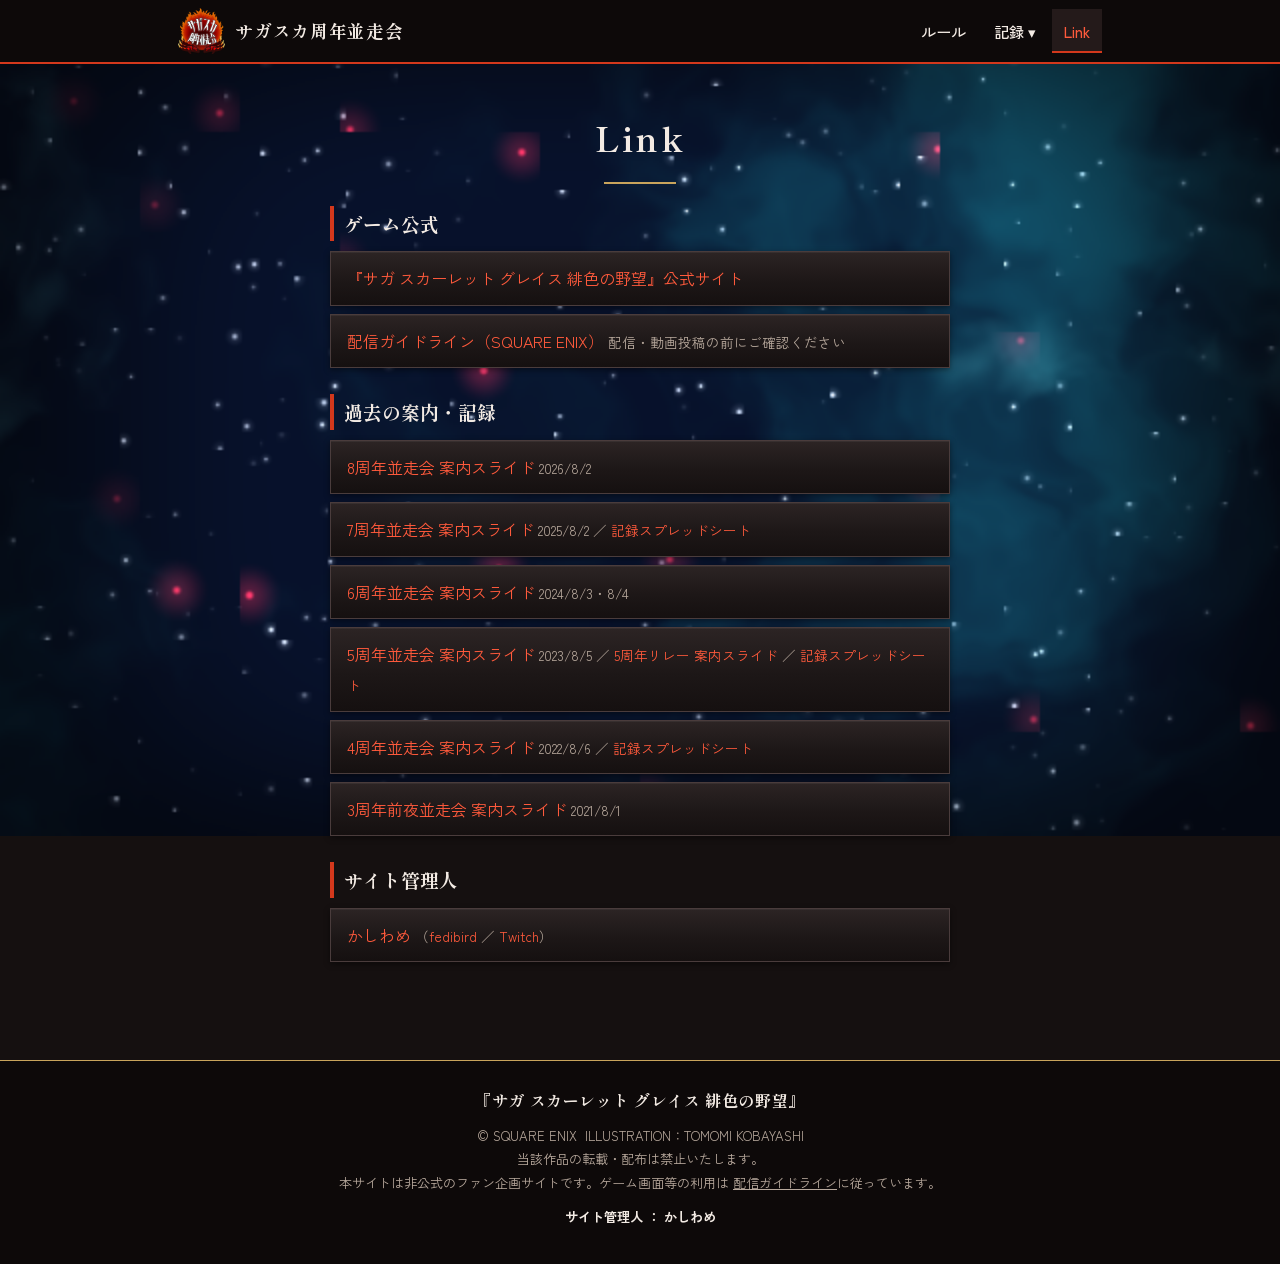
<file: link.html>
<!DOCTYPE html>
<html lang="ja">
<head>
<meta charset="UTF-8">
<meta name="viewport" content="width=device-width, initial-scale=1">
<title>Link | サガスカ周年並走会</title>
<meta name="description" content="サガスカ周年並走会 関連リンク・素材提供元">
<meta property="og:site_name" content="サガスカ周年並走会">
<meta property="og:title" content="Link | サガスカ周年並走会">
<meta property="og:description" content="サガスカ周年並走会の関連リンク・素材提供元。">
<meta property="og:type" content="website">
<meta property="og:url" content="https://htkswm.github.io/ssgheisou/link.html">
<meta property="og:image" content="https://htkswm.github.io/ssgheisou/assets/img/ogp.png">
<meta property="og:image:width" content="1200">
<meta property="og:image:height" content="630">
<meta name="twitter:card" content="summary_large_image">
<meta name="twitter:title" content="Link | サガスカ周年並走会">
<meta name="twitter:description" content="サガスカ周年並走会の関連リンク・素材提供元。">
<meta name="twitter:image" content="https://htkswm.github.io/ssgheisou/assets/img/ogp.png">
<link rel="icon" href="assets/img/favicon.png">
<link rel="preconnect" href="https://fonts.googleapis.com">
<link rel="preconnect" href="https://fonts.gstatic.com" crossorigin>
<link href="https://fonts.googleapis.com/css2?family=Shippori+Mincho:wght@400;700&family=Zen+Kaku+Gothic+New:wght@400;500;700&display=swap" rel="stylesheet">
<link rel="stylesheet" href="assets/css/style.css">
</head>
<body>

<header class="site-header">
  <nav class="nav">
    <a class="brand" href="index.html">
      <img src="assets/img/logo-256.png" alt="サガスカ周年並走会 ロゴ">
      <span class="tag">サガスカ周年並走会</span>
    </a>
    <div class="nav-links">
      <a href="guide.html">ルール</a>
      <div class="dropdown">
        <span>記録 ▾</span>
        <div class="menu">
          <a href="2026.html">8周年（2026）</a>
          <a href="2025.html">7周年（2025）</a>
          <a href="2024.html">6周年（2024）</a>
          <a href="2023.html">5周年（2023）</a>
          <a href="2022.html">4周年（2022）</a>
          <a href="2021.html">3周年（2021）</a>
        </div>
      </div>
      <a href="link.html" class="active">Link</a>
    </div>
  </nav>
</header>

<main>
  <section class="section">
    <h2 class="page-title">Link</h2>

    <div class="linklist">

      <div class="group">
        <h3>ゲーム公式</h3>
        <ul>
          <li><a href="https://www.jp.square-enix.com/saga_sg_hiiro/" target="_blank" rel="noopener">『サガ スカーレット グレイス 緋色の野望』公式サイト</a></li>
          <li><a href="https://www.jp.square-enix.com/game/guideline/saga_sg_hiiro/" target="_blank" rel="noopener">配信ガイドライン（SQUARE ENIX）</a>
            <span class="sub">配信・動画投稿の前にご確認ください</span></li>
        </ul>
      </div>

      <div class="group">
        <h3>過去の案内・記録</h3>
        <ul>
          <li><a href="https://docs.google.com/presentation/d/1bXtDoiFPFDMWX0paBDCdlVTRgh3PmjMnLYcSLNjuJPc/edit?usp=sharing" target="_blank" rel="noopener">8周年並走会 案内スライド</a> <span class="sub">2026/8/2</span></li>
          <li><a href="https://docs.google.com/presentation/d/1oPUgOBifCYCKRZE_jbvgfuWo6d4mb2akiHbp5J5Q5qk/edit?usp=sharing" target="_blank" rel="noopener">7周年並走会 案内スライド</a> <span class="sub">2025/8/2 ／ <a href="https://docs.google.com/spreadsheets/d/1hLLtxaRW6iJvsbmC-NnJZsogJiRtVTiKCnAoKSEAJFo/edit?gid=986730248" target="_blank" rel="noopener">記録スプレッドシート</a></span></li>
          <li><a href="https://docs.google.com/presentation/d/1-G3UIKOKg-eogrLPK3Q9SVK2CgTee-2oaGdr8jkY6ng/edit" target="_blank" rel="noopener">6周年並走会 案内スライド</a> <span class="sub">2024/8/3・8/4</span></li>
          <li><a href="https://docs.google.com/presentation/d/10SIuycX542I6Ep5w8BERWbygzPWA9qXlVyMceUGSRV8/edit" target="_blank" rel="noopener">5周年並走会 案内スライド</a> <span class="sub">2023/8/5 ／ <a href="https://docs.google.com/presentation/d/1e1TJXIIabx5w2yofcu48_JSKqYRJXA10nlvG4SmAPM4/edit" target="_blank" rel="noopener">5周年リレー 案内スライド</a> ／ <a href="https://docs.google.com/spreadsheets/d/1OG-kALJD3HjxaMlJBrvOx8JfKevdJEgT7PhYdOyY5kQ/edit?gid=0" target="_blank" rel="noopener">記録スプレッドシート</a></span></li>
          <li><a href="https://docs.google.com/presentation/d/1w4XSF1TXPA6vbLmkB_x5eW_46AcNVsr90dzPm7etgdU/edit" target="_blank" rel="noopener">4周年並走会 案内スライド</a> <span class="sub">2022/8/6 ／ <a href="https://docs.google.com/spreadsheets/d/1-B8QwtFRn9buALorxfCSX7MVJ6pNXXWZhN3o2xuEp34/edit?gid=986730248" target="_blank" rel="noopener">記録スプレッドシート</a></span></li>
          <li><a href="https://docs.google.com/presentation/d/19ZeK0ZSup4SdC7pPlSRP4LtJ3UEbiuMaM_FPP-SHj9k/edit" target="_blank" rel="noopener">3周年前夜並走会 案内スライド</a> <span class="sub">2021/8/1</span></li>
        </ul>
      </div>

      <div class="group">
        <h3>サイト管理人</h3>
        <ul>
          <li><a href="https://lit.link/kashiwame" target="_blank" rel="noopener">かしわめ</a>
            <span class="sub">（<a href="https://fedibird.com/@kashiwame" target="_blank" rel="noopener">fedibird</a> ／ <a href="https://www.twitch.tv/htkswm" target="_blank" rel="noopener">Twitch</a>）</span></li>
        </ul>
      </div>

    </div>
  </section>
</main>

<footer class="site-footer">
  <div class="inner">
    <div class="game">『サガ スカーレット グレイス 緋色の野望』</div>
    <div class="copyright">
      © SQUARE ENIX&nbsp;&nbsp;ILLUSTRATION：TOMOMI KOBAYASHI<br>
      当該作品の転載・配布は禁止いたします。<br>
      本サイトは非公式のファン企画サイトです。ゲーム画面等の利用は
      <a href="https://www.jp.square-enix.com/game/guideline/saga_sg_hiiro/" target="_blank" rel="noopener">配信ガイドライン</a>に従っています。
    </div>
    <div class="admin">サイト管理人 ： かしわめ</div>
  </div>
</footer>

<script src="assets/js/nav.js" defer></script>
<script>window.FLAME_SCENE = "window";</script>
<script src="assets/js/flame-bg.js" defer></script>
</body>
</html>
</file>
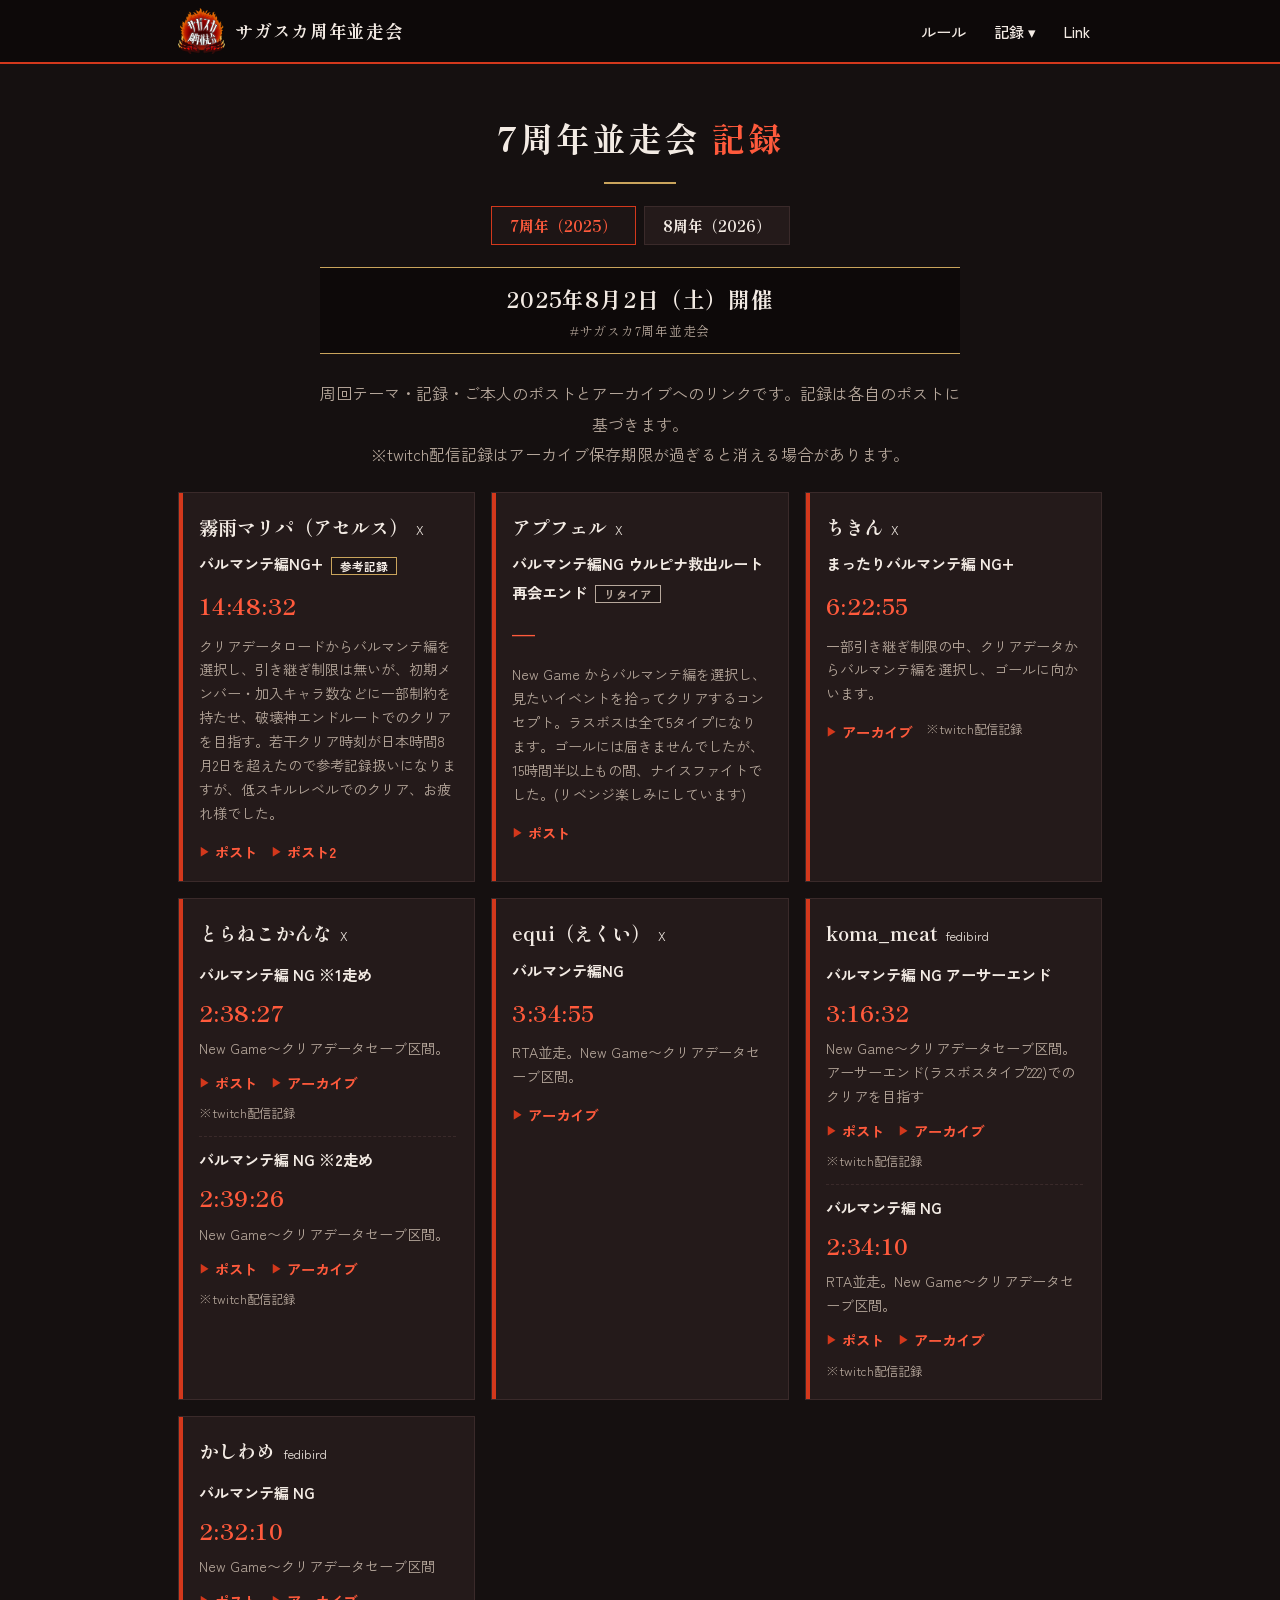
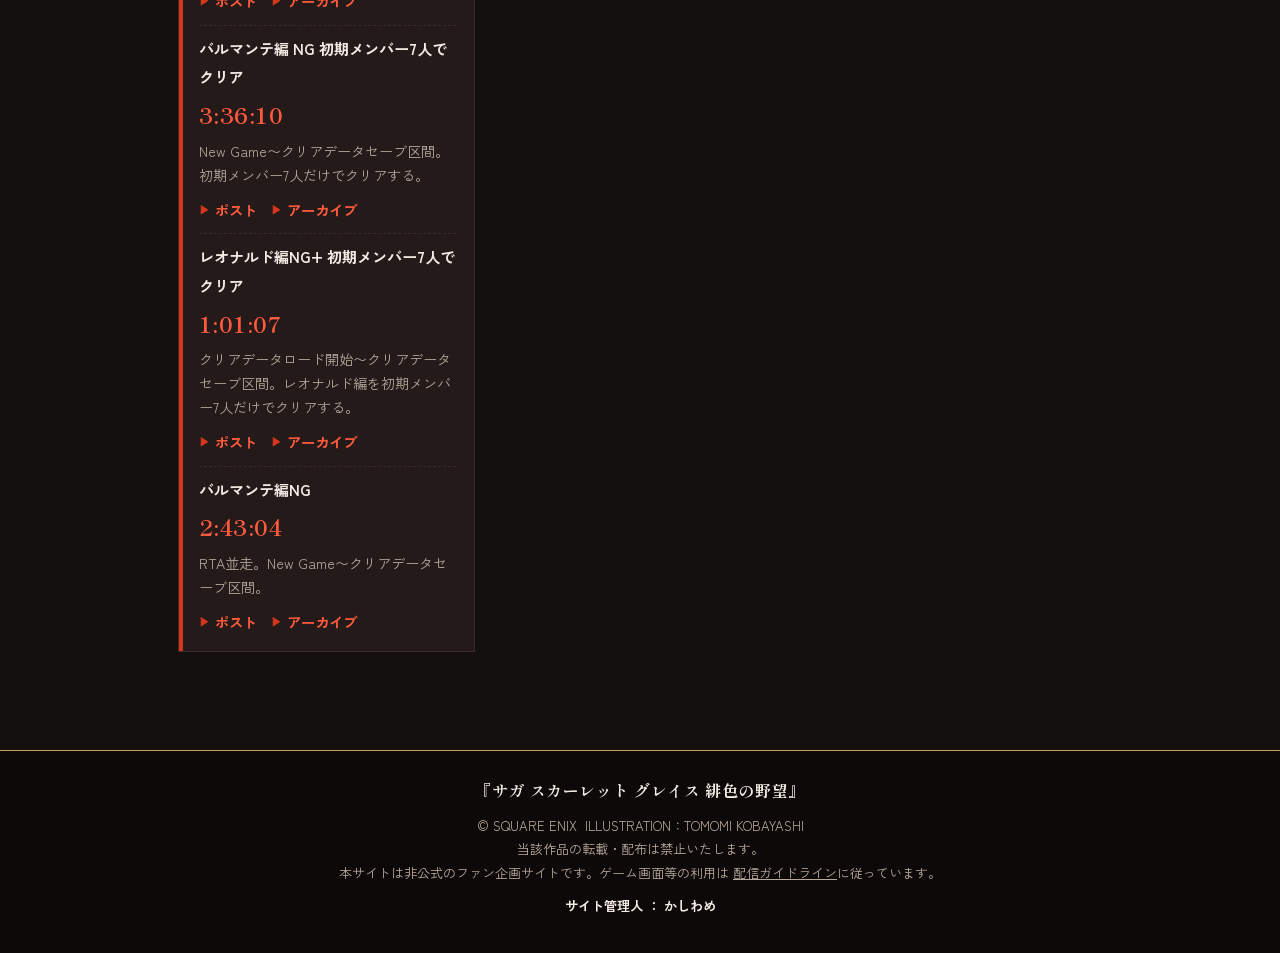
<file: webssgheisou/2025.html>
<!DOCTYPE html>
<html lang="ja">
<head>
<meta charset="UTF-8">
<meta name="viewport" content="width=device-width, initial-scale=1">
<title>7周年（2025） | サガスカ周年並走会</title>
<meta name="description" content="サガスカ7周年並走会（2025年8月2日）の周回記録一覧">
<meta property="og:site_name" content="サガスカ周年並走会">
<meta property="og:title" content="7周年（2025） | サガスカ周年並走会">
<meta property="og:description" content="サガスカ7周年並走会（2025年8月2日）の周回記録一覧。">
<meta property="og:type" content="website">
<meta property="og:url" content="https://htkswm.github.io/ssgheisou/2025.html">
<meta property="og:image" content="https://htkswm.github.io/ssgheisou/assets/img/ogp.png">
<meta property="og:image:width" content="1200">
<meta property="og:image:height" content="630">
<meta name="twitter:card" content="summary_large_image">
<meta name="twitter:title" content="7周年（2025） | サガスカ周年並走会">
<meta name="twitter:description" content="サガスカ7周年並走会（2025年8月2日）の周回記録一覧。">
<meta name="twitter:image" content="https://htkswm.github.io/ssgheisou/assets/img/ogp.png">
<link rel="icon" href="assets/img/favicon.png">
<link rel="preconnect" href="https://fonts.googleapis.com">
<link rel="preconnect" href="https://fonts.gstatic.com" crossorigin>
<link href="https://fonts.googleapis.com/css2?family=Shippori+Mincho:wght@400;700&family=Zen+Kaku+Gothic+New:wght@400;500;700&display=swap" rel="stylesheet">
<link rel="stylesheet" href="assets/css/style.css">
</head>
<body>

<header class="site-header">
  <nav class="nav">
    <a class="brand" href="index.html">
      <img src="assets/img/logo-256.png" alt="サガスカ周年並走会 ロゴ">
      <span class="tag">サガスカ周年並走会</span>
    </a>
    <div class="nav-links">
      <a href="guide.html">ルール</a>
      <div class="dropdown">
        <span>記録 ▾</span>
        <div class="menu">
          <a href="2026.html">8周年（2026）</a>
          <a href="2025.html" class="active">7周年（2025）</a>
        </div>
      </div>
      <a href="link.html">Link</a>
    </div>
  </nav>
</header>

<main>
  <section class="section">
    <h2 class="page-title">7周年並走会 <span class="accent">記録</span></h2>

    <nav class="year-switch" aria-label="開催回切替">
      <a href="2025.html" class="active" aria-current="page">7周年（2025）</a>
      <a href="2026.html">8周年（2026）</a>
    </nav>

    <div class="event-banner">
      <div class="text">2025年8月2日（土）開催<small>#サガスカ7周年並走会</small></div>
    </div>

    <p class="center soft" style="max-width:640px;margin:0 auto 22px">
      周回テーマ・記録・ご本人のポストとアーカイブへのリンクです。記録は各自のポストに基づきます。<br>
      ※twitch配信記録はアーカイブ保存期限が過ぎると消える場合があります。
    </p>

    <!-- RECORDS:START -->
    <div class="runners">
      <div class="runner">
        <div class="rname">霧雨マリパ（アセルス）<a class="sns" href="https://x.com/kirisame_maripa" target="_blank" rel="noopener">X</a></div>
        <div class="cat">バルマンテ編NG+<span class="badge">参考記録</span></div>
        <div class="time">14:48:32</div>
        <div class="desc">クリアデータロードからバルマンテ編を選択し、引き継ぎ制限は無いが、初期メンバー・加入キャラ数などに一部制約を持たせ、破壊神エンドルートでのクリアを目指す。若干クリア時刻が日本時間8月2日を超えたので参考記録扱いになりますが、低スキルレベルでのクリア、お疲れ様でした。</div>
        <div class="links"><a href="https://x.com/kirisame_maripa/status/1951474251103605182" target="_blank" rel="noopener">ポスト</a><a href="https://x.com/kirisame_maripa/status/1951665167579922696" target="_blank" rel="noopener">ポスト2</a></div>
      </div>

      <div class="runner">
        <div class="rname">アプフェル<a class="sns" href="https://x.com/apfelchain" target="_blank" rel="noopener">X</a></div>
        <div class="cat">バルマンテ編NG ウルピナ救出ルート再会エンド<span class="badge retire">リタイア</span></div>
        <div class="time">―</div>
        <div class="desc">New Game からバルマンテ編を選択し、見たいイベントを拾ってクリアするコンセプト。ラスボスは全て5タイプになります。ゴールには届きませんでしたが、15時間半以上もの間、ナイスファイトでした。(リベンジ楽しみにしています)</div>
        <div class="links"><a href="https://x.com/apfelchain/status/1951671095922413919" target="_blank" rel="noopener">ポスト</a></div>
      </div>

      <div class="runner">
        <div class="rname">ちきん<a class="sns" href="https://x.com/chikengames0831" target="_blank" rel="noopener">X</a></div>
        <div class="cat">まったりバルマンテ編 NG+</div>
        <div class="time">6:22:55</div>
        <div class="desc">一部引き継ぎ制限の中、クリアデータからバルマンテ編を選択し、ゴールに向かいます。</div>
        <div class="links"><a href="https://www.twitch.tv/videos/2528826055" target="_blank" rel="noopener">アーカイブ</a> <span class="note">※twitch配信記録</span></div>
      </div>

      <div class="runner">
        <div class="rname">とらねこかんな<a class="sns" href="https://x.com/toranekocanna/" target="_blank" rel="noopener">X</a></div>
        <div class="runs">
          <div class="run"><div class="cat">バルマンテ編 NG ※1走め</div>
        <div class="time">2:38:27</div>
        <div class="desc">New Game〜クリアデータセーブ区間。</div>
        <div class="links"><a href="https://x.com/toranekocanna/status/1951650116915585392" target="_blank" rel="noopener">ポスト</a><a href="https://www.twitch.tv/videos/2528795137" target="_blank" rel="noopener">アーカイブ</a> <span class="note">※twitch配信記録</span></div></div>
          <div class="run"><div class="cat">バルマンテ編 NG ※2走め</div>
        <div class="time">2:39:26</div>
        <div class="desc">New Game〜クリアデータセーブ区間。</div>
        <div class="links"><a href="https://x.com/toranekocanna/status/1951650116915585392" target="_blank" rel="noopener">ポスト</a><a href="https://www.twitch.tv/videos/2528795137" target="_blank" rel="noopener">アーカイブ</a> <span class="note">※twitch配信記録</span></div></div>
        </div>
      </div>

      <div class="runner">
        <div class="rname">equi（えくい）<a class="sns" href="https://x.com/equi_music" target="_blank" rel="noopener">X</a></div>
        <div class="cat">バルマンテ編NG</div>
        <div class="time">3:34:55</div>
        <div class="desc">RTA並走。New Game〜クリアデータセーブ区間。</div>
        <div class="links"><a href="https://www.youtube.com/watch?v=KqCqAv80dds" target="_blank" rel="noopener">アーカイブ</a></div>
      </div>

      <div class="runner">
        <div class="rname">koma_meat<a class="sns" href="https://fedibird.com/@koma_meat" target="_blank" rel="noopener">fedibird</a></div>
        <div class="runs">
          <div class="run"><div class="cat">バルマンテ編 NG アーサーエンド</div>
        <div class="time">3:16:32</div>
        <div class="desc">New Game〜クリアデータセーブ区間。アーサーエンド(ラスボスタイプ222)でのクリアを目指す</div>
        <div class="links"><a href="https://fedibird.com/@koma_meat/114957870825457732" target="_blank" rel="noopener">ポスト</a><a href="https://www.twitch.tv/videos/2528815444" target="_blank" rel="noopener">アーカイブ</a> <span class="note">※twitch配信記録</span></div></div>
          <div class="run"><div class="cat">バルマンテ編 NG</div>
        <div class="time">2:34:10</div>
        <div class="desc">RTA並走。New Game〜クリアデータセーブ区間。</div>
        <div class="links"><a href="https://fedibird.com/@koma_meat/114959549899200609" target="_blank" rel="noopener">ポスト</a><a href="https://www.twitch.tv/videos/2528993270" target="_blank" rel="noopener">アーカイブ</a> <span class="note">※twitch配信記録</span></div></div>
        </div>
      </div>

      <div class="runner">
        <div class="rname">かしわめ<a class="sns" href="https://fedibird.com/@kashiwame" target="_blank" rel="noopener">fedibird</a></div>
        <div class="runs">
          <div class="run"><div class="cat">バルマンテ編 NG</div>
        <div class="time">2:32:10</div>
        <div class="desc">New Game〜クリアデータセーブ区間</div>
        <div class="links"><a href="https://fedibird.com/web/statuses/114954907251765903" target="_blank" rel="noopener">ポスト</a><a href="https://youtu.be/gN0aeGMH-bU" target="_blank" rel="noopener">アーカイブ</a></div></div>
          <div class="run"><div class="cat">バルマンテ編 NG 初期メンバー7人でクリア</div>
        <div class="time">3:36:10</div>
        <div class="desc">New Game〜クリアデータセーブ区間。初期メンバー7人だけでクリアする。</div>
        <div class="links"><a href="https://fedibird.com/web/statuses/114956632606335100" target="_blank" rel="noopener">ポスト</a><a href="https://youtu.be/3FnibB5HEN8" target="_blank" rel="noopener">アーカイブ</a></div></div>
          <div class="run"><div class="cat">レオナルド編NG+ 初期メンバー7人でクリア</div>
        <div class="time">1:01:07</div>
        <div class="desc">クリアデータロード開始〜クリアデータセーブ区間。レオナルド編を初期メンバー7人だけでクリアする。</div>
        <div class="links"><a href="https://fedibird.com/web/statuses/114956996216416131" target="_blank" rel="noopener">ポスト</a><a href="https://youtu.be/NVbZWKYkhZ4" target="_blank" rel="noopener">アーカイブ</a></div></div>
          <div class="run"><div class="cat">バルマンテ編NG</div>
        <div class="time">2:43:04</div>
        <div class="desc">RTA並走。New Game〜クリアデータセーブ区間。</div>
        <div class="links"><a href="https://fedibird.com/web/statuses/114959339341563576" target="_blank" rel="noopener">ポスト</a><a href="https://youtu.be/fVlmae8d_xI" target="_blank" rel="noopener">アーカイブ</a></div></div>
        </div>
      </div>
    </div>
    <!-- RECORDS:END -->
  </section>
</main>

<footer class="site-footer">
  <div class="inner">
    <div class="game">『サガ スカーレット グレイス 緋色の野望』</div>
    <div class="copyright">
      © SQUARE ENIX&nbsp;&nbsp;ILLUSTRATION：TOMOMI KOBAYASHI<br>
      当該作品の転載・配布は禁止いたします。<br>
      本サイトは非公式のファン企画サイトです。ゲーム画面等の利用は
      <a href="https://www.jp.square-enix.com/game/guideline/saga_sg_hiiro/" target="_blank" rel="noopener">配信ガイドライン</a>に従っています。
    </div>
    <div class="admin">サイト管理人 ： かしわめ</div>
  </div>
</footer>

<script src="assets/js/nav.js" defer></script>
</body>
</html>
</file>
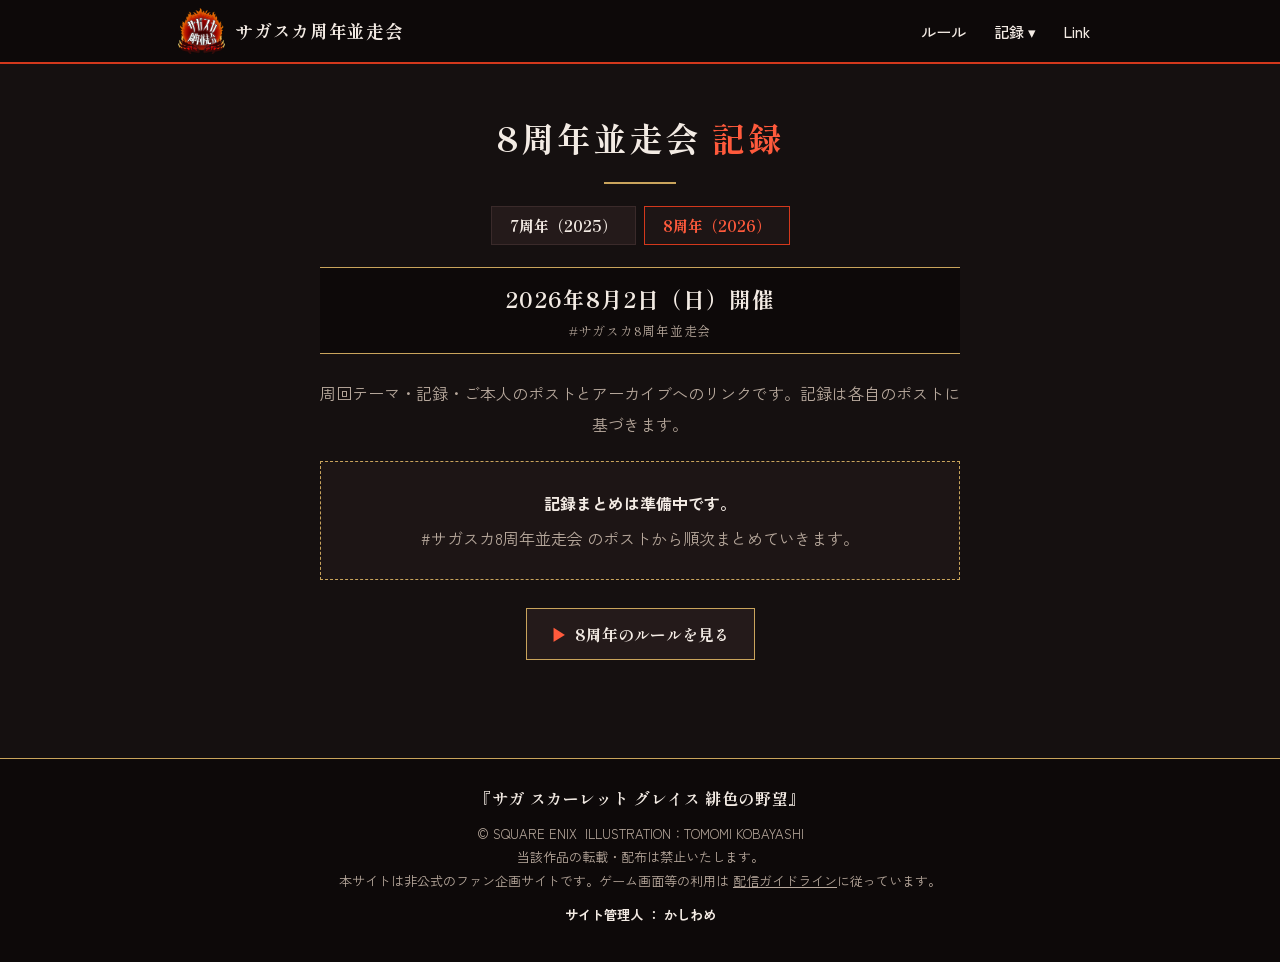
<file: webssgheisou/2026.html>
<!DOCTYPE html>
<html lang="ja">
<head>
<meta charset="UTF-8">
<meta name="viewport" content="width=device-width, initial-scale=1">
<title>8周年（2026） | サガスカ周年並走会</title>
<meta name="description" content="サガスカ8周年並走会（2026年8月2日）の周回記録一覧">
<meta property="og:site_name" content="サガスカ周年並走会">
<meta property="og:title" content="8周年（2026） | サガスカ周年並走会">
<meta property="og:description" content="サガスカ8周年並走会（2026年8月2日）の周回記録一覧。">
<meta property="og:type" content="website">
<meta property="og:url" content="https://htkswm.github.io/ssgheisou/2026.html">
<meta property="og:image" content="https://htkswm.github.io/ssgheisou/assets/img/ogp.png">
<meta property="og:image:width" content="1200">
<meta property="og:image:height" content="630">
<meta name="twitter:card" content="summary_large_image">
<meta name="twitter:title" content="8周年（2026） | サガスカ周年並走会">
<meta name="twitter:description" content="サガスカ8周年並走会（2026年8月2日）の周回記録一覧。">
<meta name="twitter:image" content="https://htkswm.github.io/ssgheisou/assets/img/ogp.png">
<link rel="icon" href="assets/img/favicon.png">
<link rel="preconnect" href="https://fonts.googleapis.com">
<link rel="preconnect" href="https://fonts.gstatic.com" crossorigin>
<link href="https://fonts.googleapis.com/css2?family=Shippori+Mincho:wght@400;700&family=Zen+Kaku+Gothic+New:wght@400;500;700&display=swap" rel="stylesheet">
<link rel="stylesheet" href="assets/css/style.css">
</head>
<body>

<header class="site-header">
  <nav class="nav">
    <a class="brand" href="index.html">
      <img src="assets/img/logo-256.png" alt="サガスカ周年並走会 ロゴ">
      <span class="tag">サガスカ周年並走会</span>
    </a>
    <div class="nav-links">
      <a href="guide.html">ルール</a>
      <div class="dropdown">
        <span>記録 ▾</span>
        <div class="menu">
          <a href="2026.html" class="active">8周年（2026）</a>
          <a href="2025.html">7周年（2025）</a>
        </div>
      </div>
      <a href="link.html">Link</a>
    </div>
  </nav>
</header>

<main>
  <section class="section">
    <h2 class="page-title">8周年並走会 <span class="accent">記録</span></h2>

    <nav class="year-switch" aria-label="開催回切替">
      <a href="2025.html">7周年（2025）</a>
      <a href="2026.html" class="active" aria-current="page">8周年（2026）</a>
    </nav>

    <div class="event-banner">
      <div class="text">2026年8月2日（日）開催<small>#サガスカ8周年並走会</small></div>
    </div>

    <p class="center soft" style="max-width:640px;margin:0 auto 22px">
      周回テーマ・記録・ご本人のポストとアーカイブへのリンクです。記録は各自のポストに基づきます。
    </p>

    <!-- RECORDS:START -->
    <div class="pending">
      <p><strong>記録まとめは準備中です。</strong></p>
      <p class="soft">#サガスカ8周年並走会 のポストから順次まとめていきます。</p>
    </div>
    <!-- RECORDS:END -->

    <p class="center" style="margin-top:28px">
      <a class="btn" href="guide.html"><span class="arrow">▶</span> 8周年のルールを見る</a>
    </p>
  </section>
</main>

<footer class="site-footer">
  <div class="inner">
    <div class="game">『サガ スカーレット グレイス 緋色の野望』</div>
    <div class="copyright">
      © SQUARE ENIX&nbsp;&nbsp;ILLUSTRATION：TOMOMI KOBAYASHI<br>
      当該作品の転載・配布は禁止いたします。<br>
      本サイトは非公式のファン企画サイトです。ゲーム画面等の利用は
      <a href="https://www.jp.square-enix.com/game/guideline/saga_sg_hiiro/" target="_blank" rel="noopener">配信ガイドライン</a>に従っています。
    </div>
    <div class="admin">サイト管理人 ： かしわめ</div>
  </div>
</footer>

<script src="assets/js/nav.js" defer></script>
</body>
</html>
</file>
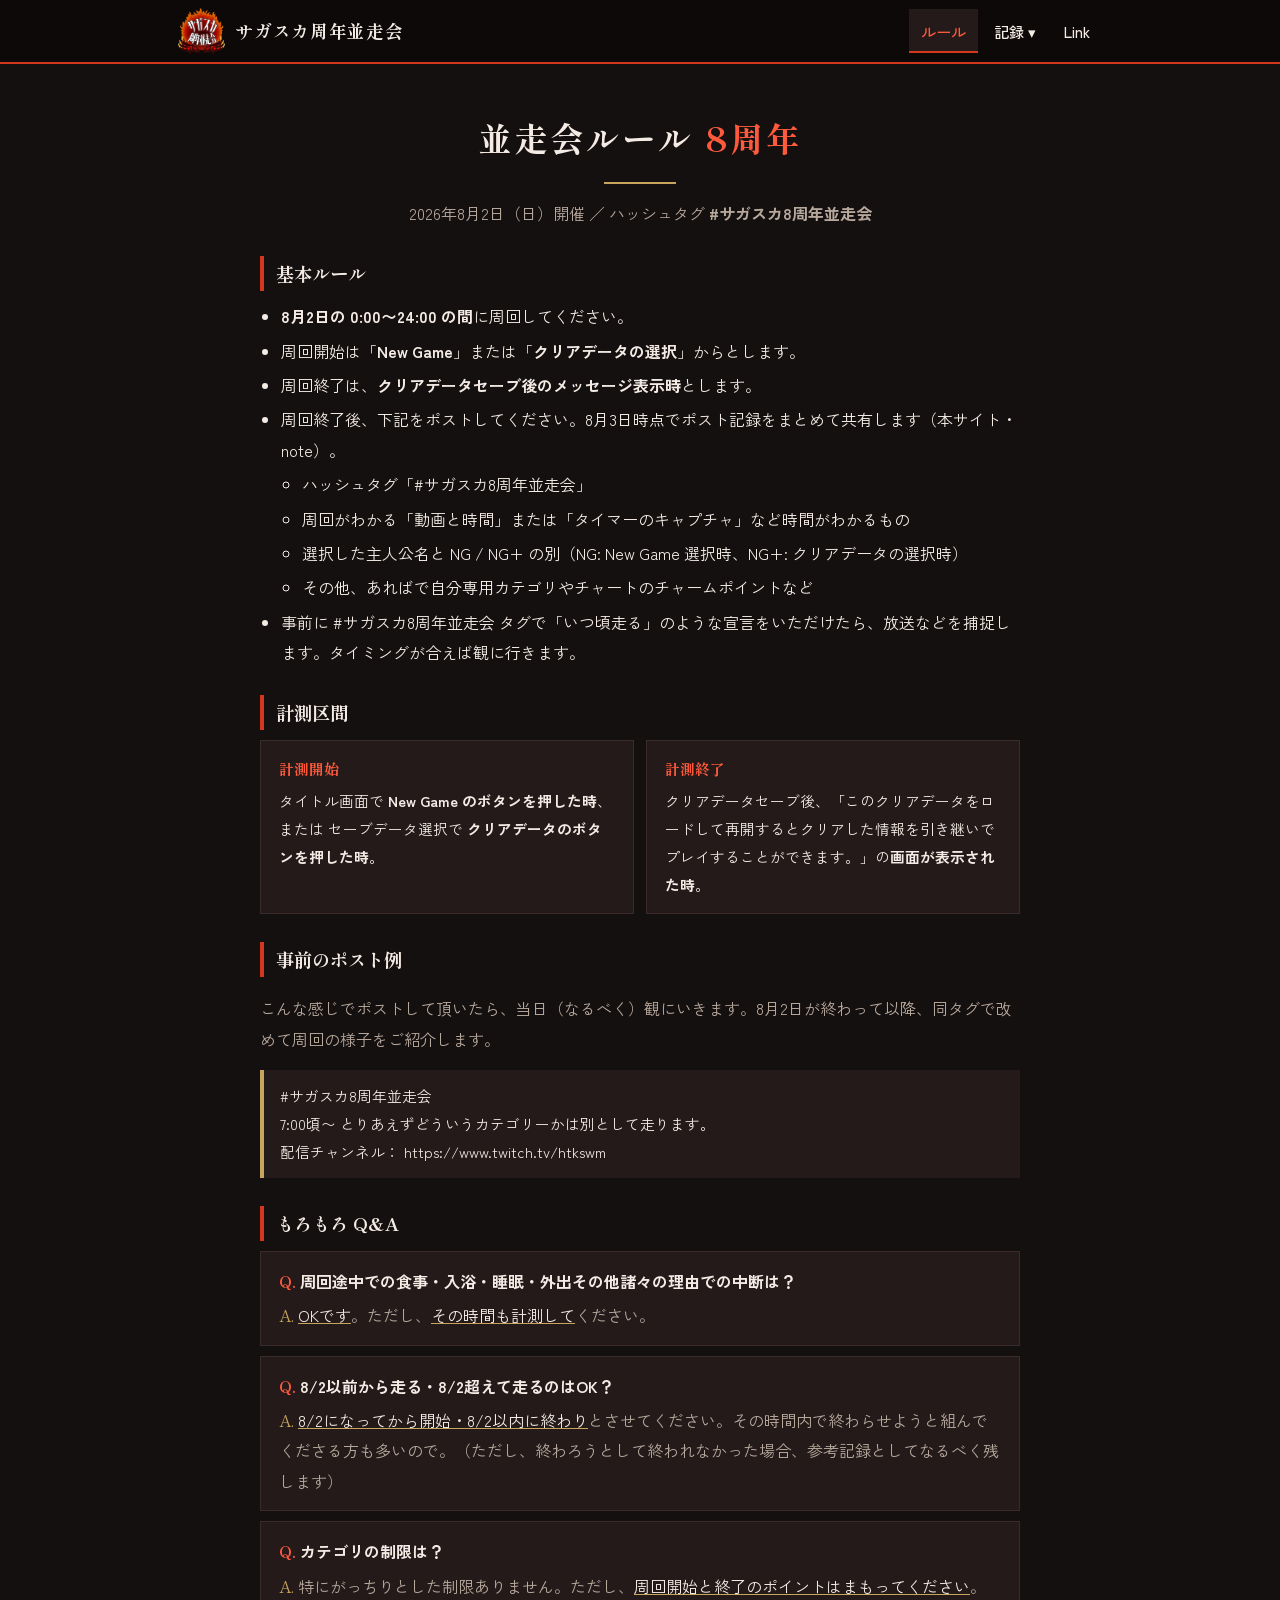
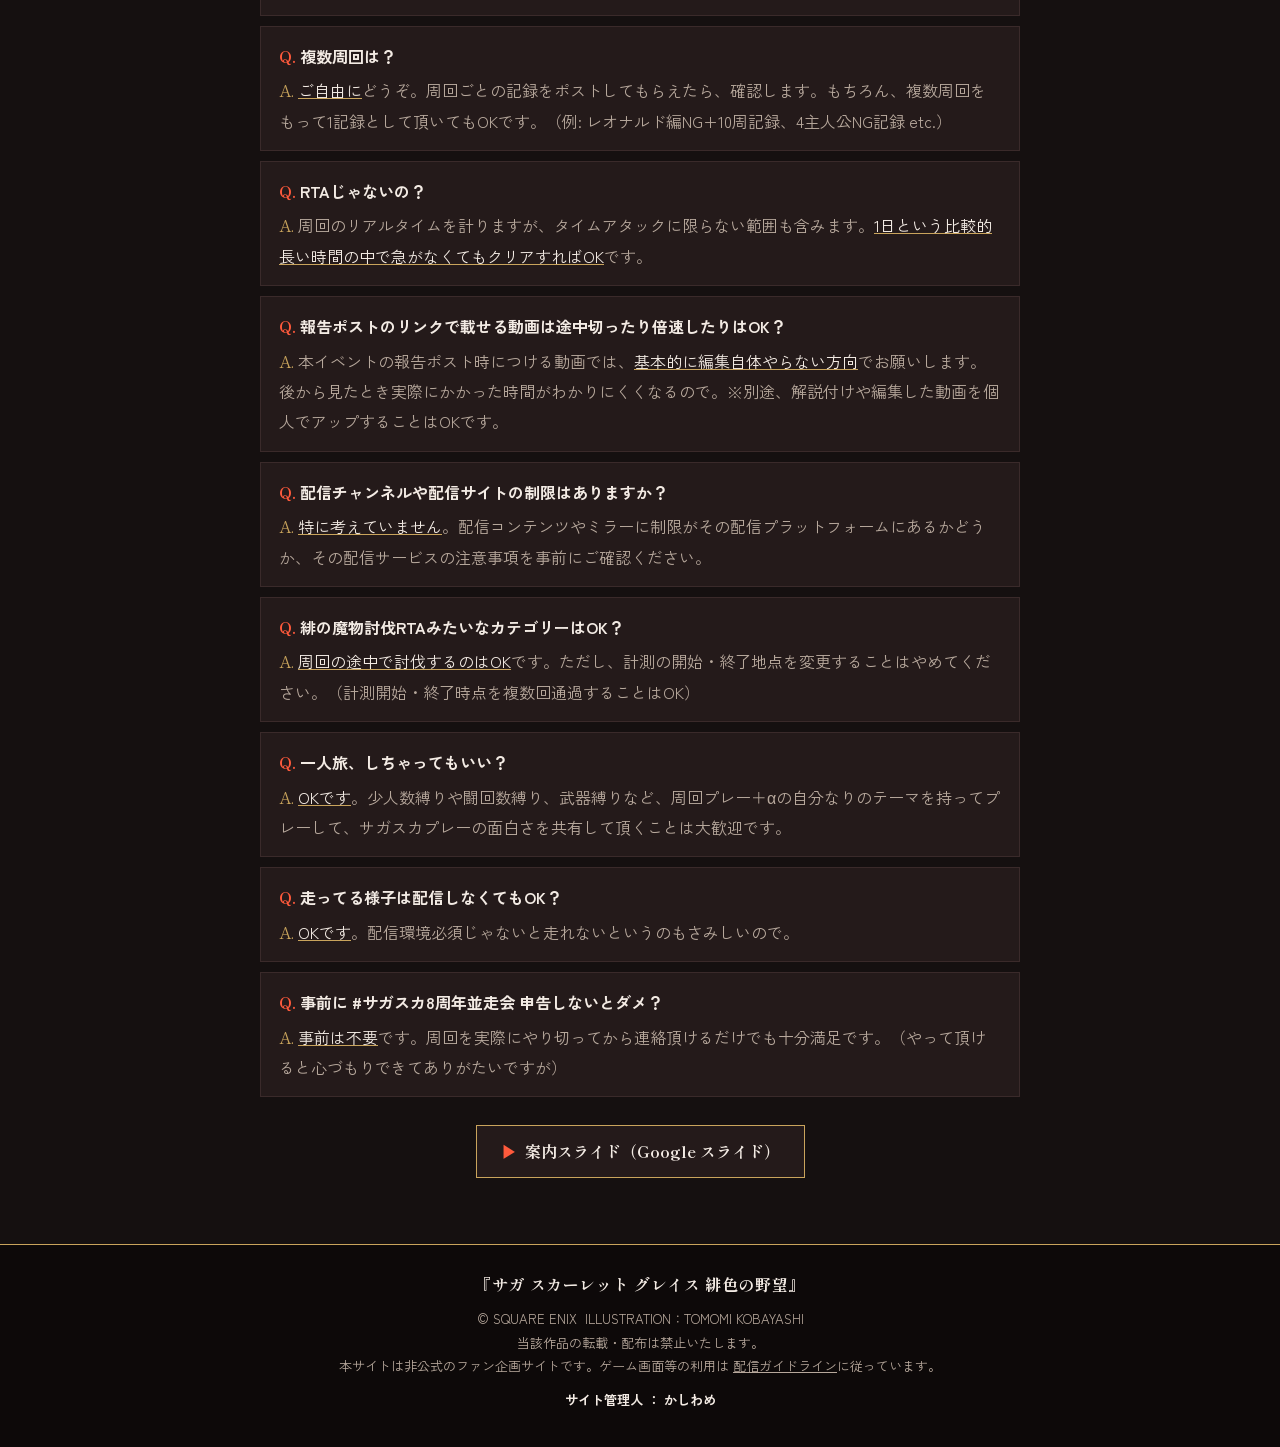
<file: webssgheisou/guide.html>
<!DOCTYPE html>
<html lang="ja">
<head>
<meta charset="UTF-8">
<meta name="viewport" content="width=device-width, initial-scale=1">
<title>ルール | サガスカ周年並走会</title>
<meta name="description" content="サガスカ周年並走会のルール・計測区間・Q&A（8周年 2026 版）">
<meta property="og:site_name" content="サガスカ周年並走会">
<meta property="og:title" content="ルール | サガスカ周年並走会">
<meta property="og:description" content="8月2日の 0:00〜24:00 に周回。開始は New Game またはクリアデータ選択、終了はクリアデータセーブ後のメッセージ表示。">
<meta property="og:type" content="website">
<meta property="og:url" content="https://htkswm.github.io/ssgheisou/guide.html">
<meta property="og:image" content="https://htkswm.github.io/ssgheisou/assets/img/ogp.png">
<meta property="og:image:width" content="1200">
<meta property="og:image:height" content="630">
<meta name="twitter:card" content="summary_large_image">
<meta name="twitter:title" content="ルール | サガスカ周年並走会">
<meta name="twitter:description" content="8月2日の 0:00〜24:00 に周回。開始は New Game またはクリアデータ選択、終了はクリアデータセーブ後のメッセージ表示。">
<meta name="twitter:image" content="https://htkswm.github.io/ssgheisou/assets/img/ogp.png">
<link rel="icon" href="assets/img/favicon.png">
<link rel="preconnect" href="https://fonts.googleapis.com">
<link rel="preconnect" href="https://fonts.gstatic.com" crossorigin>
<link href="https://fonts.googleapis.com/css2?family=Shippori+Mincho:wght@400;700&family=Zen+Kaku+Gothic+New:wght@400;500;700&display=swap" rel="stylesheet">
<link rel="stylesheet" href="assets/css/style.css">
</head>
<body>

<header class="site-header">
  <nav class="nav">
    <a class="brand" href="index.html">
      <img src="assets/img/logo-256.png" alt="サガスカ周年並走会 ロゴ">
      <span class="tag">サガスカ周年並走会</span>
    </a>
    <div class="nav-links">
      <a href="guide.html" class="active">ルール</a>
      <div class="dropdown">
        <span>記録 ▾</span>
        <div class="menu">
          <a href="2026.html">8周年（2026）</a>
          <a href="2025.html">7周年（2025）</a>
        </div>
      </div>
      <a href="link.html">Link</a>
    </div>
  </nav>
</header>

<main>
  <section class="section guide">
    <h2 class="page-title">並走会ルール <span class="accent">8周年</span></h2>
    <p class="center soft" style="margin-top:-8px">2026年8月2日（日）開催 ／ ハッシュタグ <strong>#サガスカ8周年並走会</strong></p>

    <h3 class="sub-title">基本ルール</h3>
    <ul>
      <li><strong>8月2日の 0:00〜24:00 の間</strong>に周回してください。</li>
      <li>周回開始は「<strong>New Game</strong>」または「<strong>クリアデータの選択</strong>」からとします。</li>
      <li>周回終了は、<strong>クリアデータセーブ後のメッセージ表示時</strong>とします。</li>
      <li>周回終了後、下記をポストしてください。8月3日時点でポスト記録をまとめて共有します（本サイト・note）。
        <ul>
          <li>ハッシュタグ「#サガスカ8周年並走会」</li>
          <li>周回がわかる「動画と時間」または「タイマーのキャプチャ」など時間がわかるもの</li>
          <li>選択した主人公名と NG / NG+ の別（NG: New Game 選択時、NG+: クリアデータの選択時）</li>
          <li>その他、あればで自分専用カテゴリやチャートのチャームポイントなど</li>
        </ul>
      </li>
      <li>事前に #サガスカ8周年並走会 タグで「いつ頃走る」のような宣言をいただけたら、放送などを捕捉します。タイミングが合えば観に行きます。</li>
    </ul>

    <h3 class="sub-title">計測区間</h3>
    <div class="steps">
      <div class="step">
        <p class="label">計測開始</p>
        <p>タイトル画面で <strong>New Game のボタンを押した時</strong>、または セーブデータ選択で <strong>クリアデータのボタンを押した時</strong>。</p>
      </div>
      <div class="step">
        <p class="label">計測終了</p>
        <p>クリアデータセーブ後、「このクリアデータをロードして再開するとクリアした情報を引き継いでプレイすることができます。」の<strong>画面が表示された時</strong>。</p>
      </div>
    </div>

    <h3 class="sub-title">事前のポスト例</h3>
    <p class="soft">こんな感じでポストして頂いたら、当日（なるべく）観にいきます。8月2日が終わって以降、同タグで改めて周回の様子をご紹介します。</p>
    <div class="example">#サガスカ8周年並走会
7:00頃〜 とりあえずどういうカテゴリーかは別として走ります。
配信チャンネル： https://www.twitch.tv/htkswm</div>

    <h3 class="sub-title">もろもろ Q&amp;A</h3>
    <div class="qa">
      <p class="q">周回途中での食事・入浴・睡眠・外出その他諸々の理由での中断は？</p>
      <p class="a"><u>OKです</u>。ただし、<u>その時間も計測して</u>ください。</p>
    </div>
    <div class="qa">
      <p class="q">8/2以前から走る・8/2超えて走るのはOK？</p>
      <p class="a"><u>8/2になってから開始・8/2以内に終わり</u>とさせてください。その時間内で終わらせようと組んでくださる方も多いので。（ただし、終わろうとして終われなかった場合、参考記録としてなるべく残します）</p>
    </div>
    <div class="qa">
      <p class="q">カテゴリの制限は？</p>
      <p class="a">特にがっちりとした制限ありません。ただし、<u>周回開始と終了のポイントはまもってください</u>。</p>
    </div>
    <div class="qa">
      <p class="q">複数周回は？</p>
      <p class="a"><u>ご自由に</u>どうぞ。周回ごとの記録をポストしてもらえたら、確認します。もちろん、複数周回をもって1記録として頂いてもOKです。（例: レオナルド編NG+10周記録、4主人公NG記録 etc.）</p>
    </div>
    <div class="qa">
      <p class="q">RTAじゃないの？</p>
      <p class="a">周回のリアルタイムを計りますが、タイムアタックに限らない範囲も含みます。<u>1日という比較的長い時間の中で急がなくてもクリアすればOK</u>です。</p>
    </div>
    <div class="qa">
      <p class="q">報告ポストのリンクで載せる動画は途中切ったり倍速したりはOK？</p>
      <p class="a">本イベントの報告ポスト時につける動画では、<u>基本的に編集自体やらない方向</u>でお願いします。後から見たとき実際にかかった時間がわかりにくくなるので。※別途、解説付けや編集した動画を個人でアップすることはOKです。</p>
    </div>
    <div class="qa">
      <p class="q">配信チャンネルや配信サイトの制限はありますか？</p>
      <p class="a"><u>特に考えていません</u>。配信コンテンツやミラーに制限がその配信プラットフォームにあるかどうか、その配信サービスの注意事項を事前にご確認ください。</p>
    </div>
    <div class="qa">
      <p class="q">緋の魔物討伐RTAみたいなカテゴリーはOK？</p>
      <p class="a"><u>周回の途中で討伐するのはOK</u>です。ただし、計測の開始・終了地点を変更することはやめてください。（計測開始・終了時点を複数回通過することはOK）</p>
    </div>
    <div class="qa">
      <p class="q">一人旅、しちゃってもいい？</p>
      <p class="a"><u>OKです</u>。少人数縛りや闘回数縛り、武器縛りなど、周回プレー＋αの自分なりのテーマを持ってプレーして、サガスカプレーの面白さを共有して頂くことは大歓迎です。</p>
    </div>
    <div class="qa">
      <p class="q">走ってる様子は配信しなくてもOK？</p>
      <p class="a"><u>OKです</u>。配信環境必須じゃないと走れないというのもさみしいので。</p>
    </div>
    <div class="qa">
      <p class="q">事前に #サガスカ8周年並走会 申告しないとダメ？</p>
      <p class="a"><u>事前は不要</u>です。周回を実際にやり切ってから連絡頂けるだけでも十分満足です。（やって頂けると心づもりできてありがたいですが）</p>
    </div>

    <p class="center" style="margin-top:28px">
      <a class="btn" href="https://docs.google.com/presentation/d/1bXtDoiFPFDMWX0paBDCdlVTRgh3PmjMnLYcSLNjuJPc/edit?usp=sharing" target="_blank" rel="noopener"><span class="arrow">▶</span> 案内スライド（Google スライド）</a>
    </p>
  </section>
</main>

<footer class="site-footer">
  <div class="inner">
    <div class="game">『サガ スカーレット グレイス 緋色の野望』</div>
    <div class="copyright">
      © SQUARE ENIX&nbsp;&nbsp;ILLUSTRATION：TOMOMI KOBAYASHI<br>
      当該作品の転載・配布は禁止いたします。<br>
      本サイトは非公式のファン企画サイトです。ゲーム画面等の利用は
      <a href="https://www.jp.square-enix.com/game/guideline/saga_sg_hiiro/" target="_blank" rel="noopener">配信ガイドライン</a>に従っています。
    </div>
    <div class="admin">サイト管理人 ： かしわめ</div>
  </div>
</footer>

<script src="assets/js/nav.js" defer></script>
</body>
</html>
</file>
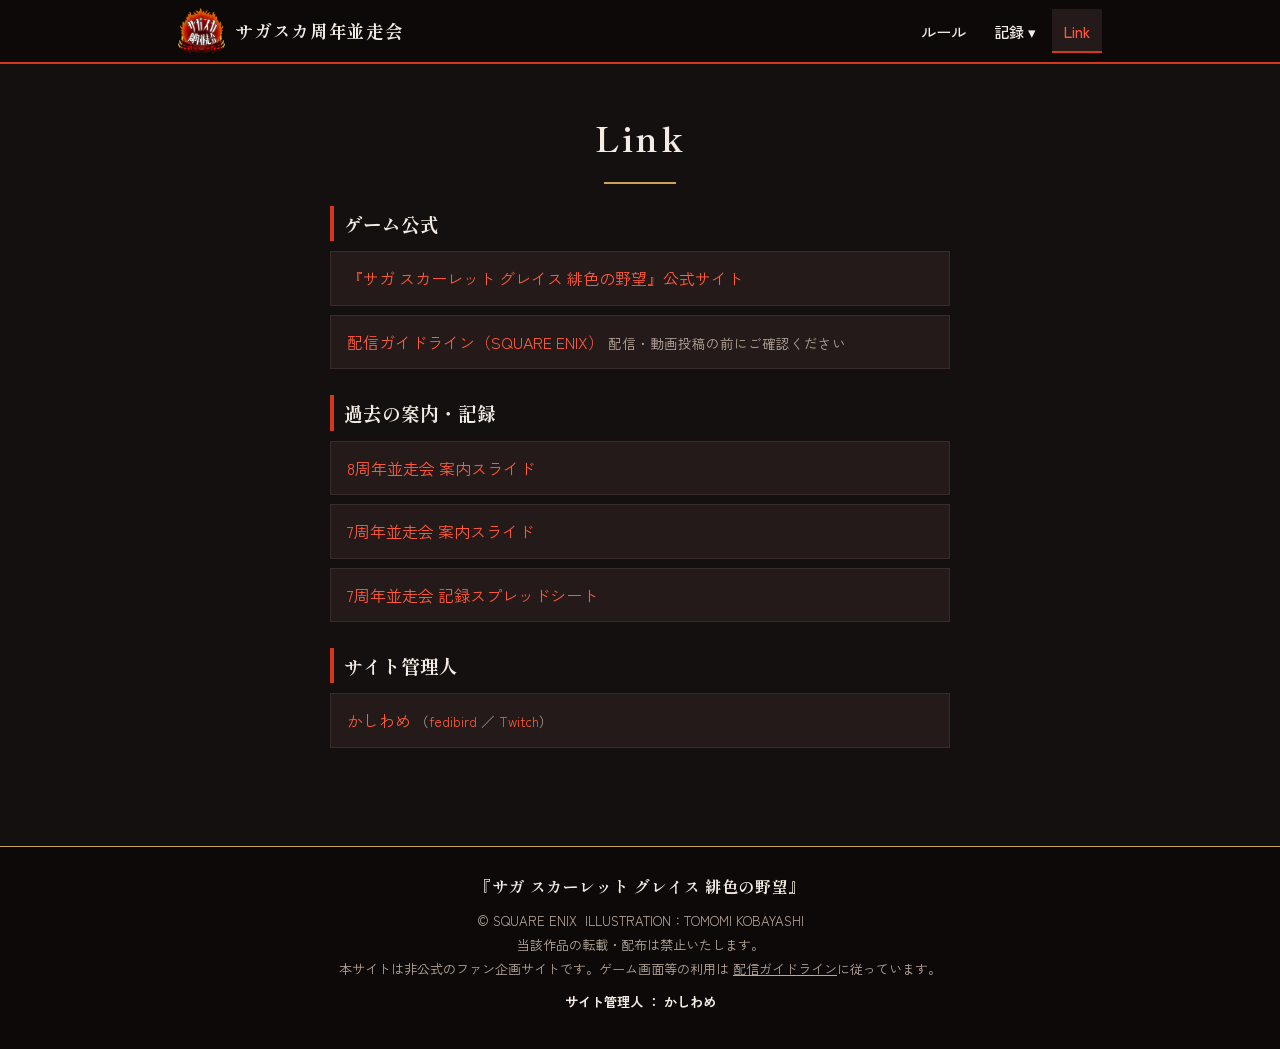
<file: webssgheisou/link.html>
<!DOCTYPE html>
<html lang="ja">
<head>
<meta charset="UTF-8">
<meta name="viewport" content="width=device-width, initial-scale=1">
<title>Link | サガスカ周年並走会</title>
<meta name="description" content="サガスカ周年並走会 関連リンク・素材提供元">
<meta property="og:site_name" content="サガスカ周年並走会">
<meta property="og:title" content="Link | サガスカ周年並走会">
<meta property="og:description" content="サガスカ周年並走会の関連リンク・素材提供元。">
<meta property="og:type" content="website">
<meta property="og:url" content="https://htkswm.github.io/ssgheisou/link.html">
<meta property="og:image" content="https://htkswm.github.io/ssgheisou/assets/img/ogp.png">
<meta property="og:image:width" content="1200">
<meta property="og:image:height" content="630">
<meta name="twitter:card" content="summary_large_image">
<meta name="twitter:title" content="Link | サガスカ周年並走会">
<meta name="twitter:description" content="サガスカ周年並走会の関連リンク・素材提供元。">
<meta name="twitter:image" content="https://htkswm.github.io/ssgheisou/assets/img/ogp.png">
<link rel="icon" href="assets/img/favicon.png">
<link rel="preconnect" href="https://fonts.googleapis.com">
<link rel="preconnect" href="https://fonts.gstatic.com" crossorigin>
<link href="https://fonts.googleapis.com/css2?family=Shippori+Mincho:wght@400;700&family=Zen+Kaku+Gothic+New:wght@400;500;700&display=swap" rel="stylesheet">
<link rel="stylesheet" href="assets/css/style.css">
</head>
<body>

<header class="site-header">
  <nav class="nav">
    <a class="brand" href="index.html">
      <img src="assets/img/logo-256.png" alt="サガスカ周年並走会 ロゴ">
      <span class="tag">サガスカ周年並走会</span>
    </a>
    <div class="nav-links">
      <a href="guide.html">ルール</a>
      <div class="dropdown">
        <span>記録 ▾</span>
        <div class="menu">
          <a href="2026.html">8周年（2026）</a>
          <a href="2025.html">7周年（2025）</a>
        </div>
      </div>
      <a href="link.html" class="active">Link</a>
    </div>
  </nav>
</header>

<main>
  <section class="section">
    <h2 class="page-title">Link</h2>

    <div class="linklist">

      <div class="group">
        <h3>ゲーム公式</h3>
        <ul>
          <li><a href="https://www.jp.square-enix.com/saga_sg_hiiro/" target="_blank" rel="noopener">『サガ スカーレット グレイス 緋色の野望』公式サイト</a></li>
          <li><a href="https://www.jp.square-enix.com/game/guideline/saga_sg_hiiro/" target="_blank" rel="noopener">配信ガイドライン（SQUARE ENIX）</a>
            <span class="sub">配信・動画投稿の前にご確認ください</span></li>
        </ul>
      </div>

      <div class="group">
        <h3>過去の案内・記録</h3>
        <ul>
          <li><a href="https://docs.google.com/presentation/d/1bXtDoiFPFDMWX0paBDCdlVTRgh3PmjMnLYcSLNjuJPc/edit?usp=sharing" target="_blank" rel="noopener">8周年並走会 案内スライド</a></li>
          <li><a href="https://docs.google.com/presentation/d/1oPUgOBifCYCKRZE_jbvgfuWo6d4mb2akiHbp5J5Q5qk/edit?usp=sharing" target="_blank" rel="noopener">7周年並走会 案内スライド</a></li>
          <li><a href="https://docs.google.com/spreadsheets/d/1hLLtxaRW6iJvsbmC-NnJZsogJiRtVTiKCnAoKSEAJFo/edit?gid=986730248" target="_blank" rel="noopener">7周年並走会 記録スプレッドシート</a></li>
        </ul>
      </div>

      <div class="group">
        <h3>サイト管理人</h3>
        <ul>
          <li><a href="https://lit.link/kashiwame" target="_blank" rel="noopener">かしわめ</a>
            <span class="sub">（<a href="https://fedibird.com/@kashiwame" target="_blank" rel="noopener">fedibird</a> ／ <a href="https://www.twitch.tv/htkswm" target="_blank" rel="noopener">Twitch</a>）</span></li>
        </ul>
      </div>

    </div>
  </section>
</main>

<footer class="site-footer">
  <div class="inner">
    <div class="game">『サガ スカーレット グレイス 緋色の野望』</div>
    <div class="copyright">
      © SQUARE ENIX&nbsp;&nbsp;ILLUSTRATION：TOMOMI KOBAYASHI<br>
      当該作品の転載・配布は禁止いたします。<br>
      本サイトは非公式のファン企画サイトです。ゲーム画面等の利用は
      <a href="https://www.jp.square-enix.com/game/guideline/saga_sg_hiiro/" target="_blank" rel="noopener">配信ガイドライン</a>に従っています。
    </div>
    <div class="admin">サイト管理人 ： かしわめ</div>
  </div>
</footer>

<script src="assets/js/nav.js" defer></script>
</body>
</html>
</file>
<file: assets/css/style.css>
/* サガスカ周年並走会 — GitHub Pages 版スタイル
   方針:
   - 『サガ スカーレット グレイス 緋色の野望』のパッケージ色（緋色×黒）をイメージした暗色基調
   - 見出しは明朝（Shippori Mincho）、本文はゴシック。角丸は使わない。
   - 炎のロゴ（暗色の上でこそ映える）を主役に、金のヘアラインで締める */

:root {
  --bg:        #151010;   /* ページ背景（暗い赤黒） */
  --bg-2:      #1d1515;   /* セクション背景 */
  --card:      #241a1a;   /* カード */
  --bar:       #0d0909;   /* メニューバー */
  --line:      #3a2a2a;   /* 境界線 */
  --gold:      #c9a45c;   /* 金のヘアライン */
  --ink:       #f3ebe4;   /* 本文（温かみのある白） */
  --ink-soft:  #b7a89c;   /* 補足文 */
  --scarlet:   #d3381c;   /* 緋色（JIS 慣用色 #D3381C） */
  --scarlet-2: #ff5a3c;   /* リンクのホバー・強調 */
  --flame:     #e8451a;   /* ロゴの炎の橙 */
  --radius:    0;         /* 角丸は使わない */
  --maxw:      960px;
  --mincho: "Shippori Mincho", "Yu Mincho", "YuMincho", "Hiragino Mincho ProN", "BIZ UDMincho", "MS PMincho", serif;
  --gothic: "Zen Kaku Gothic New", "Hiragino Kaku Gothic ProN", "Yu Gothic", "Meiryo", "Noto Sans JP", sans-serif;
}

* { box-sizing: border-box; }
html { scroll-behavior: smooth; }
body {
  margin: 0;
  font-family: var(--gothic);
  color: var(--ink);
  line-height: 1.9;
  background: var(--bg);
  min-height: 100vh;
}
a { color: var(--scarlet-2); text-decoration: none; }
a:hover { text-decoration: underline; }
img { max-width: 100%; height: auto; display: block; }

/* ---------- Header / Nav ---------- */
.site-header {
  position: sticky; top: 0; z-index: 50;
  background: var(--bar);
  border-bottom: 2px solid var(--scarlet);
}
.nav {
  max-width: var(--maxw); margin: 0 auto;
  display: flex; align-items: center; gap: 14px; padding: 8px 18px;
}
.brand { display: flex; align-items: center; gap: 10px; }
.brand img { height: 46px; width: auto; }
.brand .tag {
  font-family: var(--mincho); font-weight: 700;
  font-size: 1.1rem; color: var(--ink); letter-spacing: .04em;
}
.nav-links { margin-left: auto; display: flex; align-items: center; gap: 4px; }
.nav-links a, .dropdown > span {
  font-family: var(--gothic); font-weight: 500; font-size: .95rem;
  color: var(--ink); padding: 8px 12px; cursor: pointer; display: inline-block;
}
.nav-links a:hover, .dropdown:hover > span { background: var(--card); text-decoration: none; }
.nav-links a.active { background: var(--card); color: var(--scarlet-2); box-shadow: inset 0 -2px 0 var(--scarlet); }

.dropdown { position: relative; }
.dropdown .menu {
  position: absolute; right: 0; top: 100%;
  background: var(--card); border: 1px solid var(--line); border-top: 2px solid var(--scarlet);
  min-width: 170px; padding: 6px; display: none;
}
.dropdown:hover .menu, .dropdown.open .menu { display: block; }
.dropdown .menu a { display: block; color: var(--ink); padding: 10px 14px; white-space: nowrap; }
.dropdown .menu a:hover { background: var(--bg-2); text-decoration: none; }
.dropdown .menu a.active { color: var(--scarlet-2); }

/* 記録ページの年度切替（タブレットでも押しやすい常時表示） */
.year-switch { display: flex; justify-content: center; flex-wrap: wrap; gap: 8px; margin: 0 auto 22px; }
.year-switch a {
  font-family: var(--mincho); font-weight: 700; font-size: .95rem; letter-spacing: .04em;
  color: var(--ink); padding: 7px 20px; line-height: 1.4; position: relative;
}
.year-switch a:hover { text-decoration: none; border-color: var(--gold); }
.year-switch a.active { color: var(--ink); text-shadow: 0 0 8px rgba(255, 225, 190, .35); }

/* ---------- Layout ---------- */
main { max-width: var(--maxw); margin: 0 auto; padding: 36px 18px 10px; }
.section { margin: 0 auto 48px; }
.center { text-align: center; }
.soft { color: var(--ink-soft); }

h1.page-title, h2.page-title {
  font-family: var(--mincho); font-weight: 700;
  color: var(--ink); text-align: center;
  font-size: clamp(1.5rem, 4vw, 2.1rem);
  margin: 6px 0 22px; letter-spacing: .06em;
}
.page-title .accent { color: var(--scarlet-2); }
/* 見出し下の金のヘアライン */
.page-title::after {
  content: ""; display: block; width: 72px; height: 2px;
  margin: 12px auto 0; background: var(--gold);
}
h3.sub-title {
  font-family: var(--mincho); font-weight: 700; font-size: 1.15rem;
  color: var(--ink); border-left: 4px solid var(--scarlet); padding-left: 12px; margin: 28px 0 10px;
}

/* ---------- 炎の背景（assets/js/flame-bg.js が canvas を生成） ---------- */
#flame-bg {
  position: fixed; inset: 0; width: 100%; height: 100%;
  z-index: -1; pointer-events: none;
}

/* ---------- Home hero ---------- */
.hero { text-align: center; }
/* ロゴは控えめ（飾り程度）。主役は明朝の見出し */
.hero-logo { max-width: 180px; width: 40%; margin: 0 auto 6px; opacity: .92; }
.hero .title-kicker { font-family: var(--mincho); color: var(--ink-soft); letter-spacing: .14em; margin: 0; font-size: .95rem; }
/* 縁取り: 炎・彗星の上でも文字が沈まないように。
   paint-order 対応ブラウザでは太めのストロークを字形の外側だけに描き、
   非対応でも8方向の text-shadow で細い縁が付く。 */
.outlined {
  text-shadow:
    -1px -1px 0 #0c0707, 1px -1px 0 #0c0707, -1px 1px 0 #0c0707, 1px 1px 0 #0c0707,
    0 -1.4px 0 #0c0707, 0 1.4px 0 #0c0707, -1.4px 0 0 #0c0707, 1.4px 0 0 #0c0707,
    0 2px 12px rgba(0, 0, 0, .7);
}
@supports (paint-order: stroke fill) {
  .outlined { -webkit-text-stroke: 3px #0c0707; paint-order: stroke fill; }
  .outlined.thin { -webkit-text-stroke: 2px #0c0707; }
}
.hero h1.page-title {
  font-size: clamp(2rem, 6vw, 3.2rem); letter-spacing: .18em; margin: 4px 0 26px;
  font-weight: 400;                      /* 細めの明朝で品よく */
}
/* ゲームタイトル: 『SaGa SCARLET GRACE 緋色の野望』を主役に（2行）。
   英字は小文字 a が本物の小文字で出るセリフ体（Cormorant Garamond）、日本語は明朝。 */
.hero .game-title { margin: 6px 0 0; line-height: 1.15; }
.hero .game-title .en {
  display: block;
  font-family: "Cormorant Garamond", "Garamond", "Times New Roman", serif;
  font-weight: 700; font-size: clamp(1.5rem, 4.6vw, 2.5rem);
  letter-spacing: .12em; color: var(--ink);
}
.hero .game-title .ja {
  display: block;
  font-family: var(--mincho); font-weight: 700;
  font-size: clamp(2.1rem, 6.6vw, 3.5rem); letter-spacing: .12em; color: var(--ink);
  margin-top: 2px;
}
.hero .game-title .en, .hero .game-title .ja {
  text-shadow:
    -1px -1px 0 #0c0707, 1px -1px 0 #0c0707, -1px 1px 0 #0c0707, 1px 1px 0 #0c0707,
    0 -1.4px 0 #0c0707, 0 1.4px 0 #0c0707, -1.4px 0 0 #0c0707, 1.4px 0 0 #0c0707,
    0 0 16px rgba(201, 164, 92, .40), 0 2px 12px rgba(0, 0, 0, .7);   /* 縁取り＋金のにじみ */
}
@supports (paint-order: stroke fill) {
  .hero .game-title .en, .hero .game-title .ja { -webkit-text-stroke: 3px #0c0707; paint-order: stroke fill; }
}
/* サブ: 北米版タイトル（後付けなので小さく） */
.hero .game-sub {
  font-family: "Cormorant Garamond", "Garamond", "Times New Roman", serif;
  font-weight: 600; font-size: clamp(.95rem, 2.3vw, 1.15rem);
  letter-spacing: .18em; color: var(--ink-soft); margin: 6px 0 22px;
}
/* サイト名: 発売周年記念 ／ 周年並走会（ゲームタイトルよりやや小さく） */
.hero h1.page-title { font-size: clamp(1.7rem, 5vw, 2.6rem); }
.hero .hashtag.outlined { color: #ff6a4a; }
.hero h1.page-title::after { width: 120px; }
.hero .lead {
  font-family: var(--mincho); font-weight: 700;
  font-size: clamp(1.15rem, 3vw, 1.6rem); color: var(--ink); margin: 6px 0 4px; letter-spacing: .04em;
}
.hero .thanks { color: var(--ink); margin: 2px 0 20px; }
.hero .hashtag { font-family: var(--mincho); color: var(--scarlet-2); font-size: 1.05rem; letter-spacing: .04em; }
.btn {
  display: inline-flex; align-items: center; gap: 8px;
  font-family: var(--mincho); font-weight: 700; letter-spacing: .04em;
  padding: 9px 26px; transition: transform .12s ease, box-shadow .12s ease;
  text-shadow: 0 0 8px rgba(255, 225, 190, .35);
}
.btn:hover { transform: translateY(-2px); text-decoration: none; box-shadow: 0 0 16px rgba(201, 164, 92, .38), inset 0 1px 0 rgba(255, 255, 255, .12); }
.btn .arrow { color: var(--gold); }
.btn-row { display: flex; flex-wrap: wrap; gap: 12px; justify-content: center; margin: 8px 0 0; }

/* 概要ボックス */
.about {
  max-width: 720px; margin: 0 auto; padding: 20px 24px;
  /* 半透明＋ぼかし: 背景の光や彗星の尾が箱の縁でぶつ切りにならないように */
  background: rgba(29, 21, 21, .62);
  -webkit-backdrop-filter: blur(8px); backdrop-filter: blur(8px);
  border-top: 1px solid var(--gold); border-bottom: 1px solid var(--gold);
}
.about p { margin: 6px 0; }

/* ---------- ゲームメニュー風の帯（戦闘準備画面のボタンを模す） ----------
   選択中の帯: 暗い緋色のグラデ＋細い金の縁＋左右中央の小さな金の飾り
   非選択の帯: チャコールのグラデ＋暗い縁
   「カード」は使わず、帯を縦に並べる。角丸は使わない。 */
.bar-sel, .event-banner, .year-switch a.active, .btn, .runner .rname {
  position: relative;
  background: linear-gradient(180deg, #7c2222 0%, #5c1515 50%, #3e0d0d 100%);
  border: 1px solid var(--gold);
  box-shadow: 0 0 12px rgba(201, 164, 92, .22), inset 0 1px 0 rgba(255, 255, 255, .12), inset 0 -1px 0 rgba(0, 0, 0, .4);
  color: var(--ink);
}
.bar-sel::before, .bar-sel::after,
.event-banner::before, .event-banner::after,
.year-switch a.active::before, .year-switch a.active::after,
.btn::before, .btn::after,
.runner .rname::before, .runner .rname::after {
  content: ""; position: absolute; top: 50%; width: 8px; height: 8px;
  background: var(--gold); transform: translateY(-50%) rotate(45deg);
  box-shadow: 0 0 6px rgba(201, 164, 92, .8);
}
.bar-sel::before, .event-banner::before, .year-switch a.active::before, .btn::before, .runner .rname::before { left: -5px; }
.bar-sel::after,  .event-banner::after,  .year-switch a.active::after,  .btn::after,  .runner .rname::after  { right: -5px; }

.bar, .year-switch a, .runner .run, .pending, .linklist li, .guide .qa, .guide .step {
  background: linear-gradient(180deg, #2c2424 0%, #1d1717 55%, #151010 100%);
  border: 1px solid #4a3c3c;
  box-shadow: inset 0 1px 0 rgba(255, 255, 255, .05), 0 2px 6px rgba(0, 0, 0, .45);
}

/* ---------- Records ---------- */
.event-banner {
  display: flex; align-items: center; justify-content: center; gap: 18px;
  max-width: 560px; margin: 8px auto 26px; padding: 9px 26px;
}
.event-banner .text {
  text-align: center; font-family: var(--mincho); font-weight: 700;
  font-size: clamp(1rem, 3vw, 1.3rem); color: var(--ink); letter-spacing: .06em;
  text-shadow: 0 0 8px rgba(255, 225, 190, .35);
}
.event-banner .text small { display: block; font-size: .78rem; color: #e6d2b8; font-weight: 400; letter-spacing: .08em; }

.runners { display: grid; gap: 22px 18px; grid-template-columns: repeat(auto-fill, minmax(280px, 1fr)); }
.runner { display: flex; flex-direction: column; gap: 6px; }
/* 走者名 = 選択中の帯 */
.runner .rname {
  font-family: var(--mincho); font-weight: 700; font-size: 1.12rem; letter-spacing: .06em;
  text-align: center; padding: 8px 24px;
  text-shadow: 0 0 8px rgba(255, 225, 190, .35);
}
.runner .rname a { color: var(--ink); }
.runner .rname a:hover { color: #ffd9c2; }
.runner .sns { font-size: .78rem; color: #e6d2b8; margin-left: 10px; font-family: var(--gothic); font-weight: 400; letter-spacing: 0; }
/* 各走行 = 非選択の帯 */
.runner .runs { display: flex; flex-direction: column; gap: 6px; }
.runner .run { padding: 9px 16px 10px; }
.runner .cat {
  color: var(--ink); font-weight: 700; font-size: .95rem; letter-spacing: .02em;
}
.runner .time {
  font-family: var(--mincho); font-weight: 700; font-size: 1.35rem; letter-spacing: .04em;
  color: #f1d9a8; margin-top: 1px;
  text-shadow: 0 0 8px rgba(241, 217, 168, .25);
}
.runner .badge {
  font-size: .7rem; font-weight: 700; color: var(--ink); background: rgba(0, 0, 0, .35); border: 1px solid var(--gold);
  padding: 0 8px; margin-left: 8px; vertical-align: middle; font-family: var(--gothic); letter-spacing: 0;
}
.runner .badge.retire { border-color: var(--ink-soft); color: var(--ink-soft); }
.runner .desc { color: var(--ink-soft); font-size: .87rem; line-height: 1.7; margin-top: 4px; }
.runner .links { margin-top: 7px; display: flex; flex-wrap: wrap; gap: 5px 14px; }
.runner .links a { font-weight: 700; font-size: .88rem; display: inline-flex; align-items: center; gap: 5px; color: #ffb28f; }
.runner .links a::before { content: "▶"; font-size: .65rem; color: var(--gold); }
.runner .links .note { color: var(--ink-soft); font-size: .76rem; font-weight: 400; }

.pending {
  max-width: 640px; margin: 0 auto; padding: 20px 24px; text-align: center; color: var(--ink);
}
.pending p { margin: 4px 0; }

/* ---------- Guide (ルール) ---------- */
.guide {
  max-width: 760px; margin: 0 auto; padding: 4px 22px 22px;
  /* モザイク背景の上で本文が読めるように、半透明の暗い敷き＋軽いぼかし */
  background: rgba(18, 13, 13, .72);
  -webkit-backdrop-filter: blur(3px); backdrop-filter: blur(3px);
  border-top: 1px solid rgba(201, 164, 92, .45); border-bottom: 1px solid rgba(201, 164, 92, .45);
}
.guide ul { padding-left: 1.3em; margin: 6px 0 14px; }
.guide li { margin: 4px 0; }
.guide li ul { margin: 2px 0 4px; }
.guide .qa { padding: 14px 18px; margin: 0 0 8px; }
.guide .qa .q { font-weight: 700; color: var(--ink); margin: 0 0 4px; }
.guide .qa .q::before { content: "Q. "; color: var(--scarlet-2); font-family: var(--mincho); }
.guide .qa .a { margin: 0; color: var(--ink-soft); }
.guide .qa .a::before { content: "A. "; color: var(--gold); font-family: var(--mincho); }
.guide .qa .a u { text-decoration: underline; text-decoration-color: var(--gold); color: var(--ink); }
.guide .steps { display: grid; gap: 12px; grid-template-columns: repeat(auto-fit, minmax(240px, 1fr)); }
.guide .step { padding: 14px 18px; }
.guide .step .label { font-family: var(--mincho); font-weight: 700; color: var(--scarlet-2); margin: 0 0 4px; }
.guide .step p { margin: 0; font-size: .92rem; }
.example {
  background: var(--card); border-left: 4px solid var(--gold); padding: 12px 16px; margin: 8px 0 16px;
  font-size: .92rem; white-space: pre-line;
}

/* ---------- Link page ---------- */
.linklist { max-width: 620px; margin: 0 auto; }
.linklist .group { margin-bottom: 26px; }
.linklist h3 { font-family: var(--mincho); font-weight: 700; color: var(--ink); border-left: 4px solid var(--scarlet); padding-left: 10px; margin: 0 0 10px; }
.linklist ul { list-style: none; margin: 0; padding: 0; }
.linklist li { padding: 11px 16px; margin-bottom: 8px; }
.linklist li .sub { color: var(--ink-soft); font-size: .85rem; }

/* ---------- Footer ---------- */
.site-footer { margin-top: 40px; border-top: 1px solid var(--gold); background: var(--bar); }
.site-footer .inner { max-width: var(--maxw); margin: 0 auto; padding: 24px 18px 34px; text-align: center; color: var(--ink-soft); font-size: .82rem; }
.site-footer .game { font-family: var(--mincho); font-weight: 700; color: var(--ink); font-size: 1rem; margin-bottom: 8px; letter-spacing: .04em; }
.site-footer .copyright { line-height: 1.8; }
.site-footer .copyright a { color: var(--ink-soft); text-decoration: underline; }
.site-footer .admin { margin-top: 10px; font-weight: 700; color: var(--ink); }

@media (max-width: 560px) {
  .nav { gap: 8px; padding: 6px 12px; }
  .brand img { height: 40px; }
  .brand .tag { font-size: .95rem; }
  .nav-links a, .dropdown > span { padding: 6px 9px; font-size: .85rem; }
  main { padding-top: 24px; }
}
</file>
<file: webssgheisou/assets/css/style.css>
/* サガスカ周年並走会 — GitHub Pages 版スタイル
   方針:
   - 『サガ スカーレット グレイス 緋色の野望』のパッケージ色（緋色×黒）をイメージした暗色基調
   - 見出しは明朝（Shippori Mincho）、本文はゴシック。角丸は使わない。
   - 炎のロゴ（暗色の上でこそ映える）を主役に、金のヘアラインで締める */

:root {
  --bg:        #151010;   /* ページ背景（暗い赤黒） */
  --bg-2:      #1d1515;   /* セクション背景 */
  --card:      #241a1a;   /* カード */
  --bar:       #0d0909;   /* メニューバー */
  --line:      #3a2a2a;   /* 境界線 */
  --gold:      #c9a45c;   /* 金のヘアライン */
  --ink:       #f3ebe4;   /* 本文（温かみのある白） */
  --ink-soft:  #b7a89c;   /* 補足文 */
  --scarlet:   #d3381c;   /* 緋色（JIS 慣用色 #D3381C） */
  --scarlet-2: #ff5a3c;   /* リンクのホバー・強調 */
  --flame:     #e8451a;   /* ロゴの炎の橙 */
  --radius:    0;         /* 角丸は使わない */
  --maxw:      960px;
  --mincho: "Shippori Mincho", "Yu Mincho", "YuMincho", "Hiragino Mincho ProN", "BIZ UDMincho", "MS PMincho", serif;
  --gothic: "Zen Kaku Gothic New", "Hiragino Kaku Gothic ProN", "Yu Gothic", "Meiryo", "Noto Sans JP", sans-serif;
}

* { box-sizing: border-box; }
html { scroll-behavior: smooth; }
body {
  margin: 0;
  font-family: var(--gothic);
  color: var(--ink);
  line-height: 1.9;
  background: var(--bg);
  min-height: 100vh;
}
a { color: var(--scarlet-2); text-decoration: none; }
a:hover { text-decoration: underline; }
img { max-width: 100%; height: auto; display: block; }

/* ---------- Header / Nav ---------- */
.site-header {
  position: sticky; top: 0; z-index: 50;
  background: var(--bar);
  border-bottom: 2px solid var(--scarlet);
}
.nav {
  max-width: var(--maxw); margin: 0 auto;
  display: flex; align-items: center; gap: 14px; padding: 8px 18px;
}
.brand { display: flex; align-items: center; gap: 10px; }
.brand img { height: 46px; width: auto; }
.brand .tag {
  font-family: var(--mincho); font-weight: 700;
  font-size: 1.1rem; color: var(--ink); letter-spacing: .04em;
}
.nav-links { margin-left: auto; display: flex; align-items: center; gap: 4px; }
.nav-links a, .dropdown > span {
  font-family: var(--gothic); font-weight: 500; font-size: .95rem;
  color: var(--ink); padding: 8px 12px; cursor: pointer; display: inline-block;
}
.nav-links a:hover, .dropdown:hover > span { background: var(--card); text-decoration: none; }
.nav-links a.active { background: var(--card); color: var(--scarlet-2); box-shadow: inset 0 -2px 0 var(--scarlet); }

.dropdown { position: relative; }
.dropdown .menu {
  position: absolute; right: 0; top: 100%;
  background: var(--card); border: 1px solid var(--line); border-top: 2px solid var(--scarlet);
  min-width: 170px; padding: 6px; display: none;
}
.dropdown:hover .menu, .dropdown.open .menu { display: block; }
.dropdown .menu a { display: block; color: var(--ink); padding: 10px 14px; white-space: nowrap; }
.dropdown .menu a:hover { background: var(--bg-2); text-decoration: none; }
.dropdown .menu a.active { color: var(--scarlet-2); }

/* 記録ページの年度切替（タブレットでも押しやすい常時表示） */
.year-switch { display: flex; justify-content: center; flex-wrap: wrap; gap: 8px; margin: 0 auto 22px; }
.year-switch a {
  font-family: var(--mincho); font-weight: 700; font-size: .95rem;
  color: var(--ink); background: var(--card); border: 1px solid var(--line);
  padding: 8px 18px; line-height: 1.4;
}
.year-switch a:hover { text-decoration: none; border-color: var(--gold); }
.year-switch a.active { border-color: var(--scarlet); background: var(--bg-2); color: var(--scarlet-2); }

/* ---------- Layout ---------- */
main { max-width: var(--maxw); margin: 0 auto; padding: 36px 18px 10px; }
.section { margin: 0 auto 48px; }
.center { text-align: center; }
.soft { color: var(--ink-soft); }

h1.page-title, h2.page-title {
  font-family: var(--mincho); font-weight: 700;
  color: var(--ink); text-align: center;
  font-size: clamp(1.5rem, 4vw, 2.1rem);
  margin: 6px 0 22px; letter-spacing: .06em;
}
.page-title .accent { color: var(--scarlet-2); }
/* 見出し下の金のヘアライン */
.page-title::after {
  content: ""; display: block; width: 72px; height: 2px;
  margin: 12px auto 0; background: var(--gold);
}
h3.sub-title {
  font-family: var(--mincho); font-weight: 700; font-size: 1.15rem;
  color: var(--ink); border-left: 4px solid var(--scarlet); padding-left: 12px; margin: 28px 0 10px;
}

/* ---------- Home hero ---------- */
.hero { text-align: center; }
.hero-logo { max-width: 360px; width: 70%; margin: 0 auto 10px; }
.hero .title-kicker { font-family: var(--mincho); color: var(--ink-soft); letter-spacing: .1em; margin: 0; font-size: .95rem; }
.hero .lead {
  font-family: var(--mincho); font-weight: 700;
  font-size: clamp(1.15rem, 3vw, 1.6rem); color: var(--ink); margin: 6px 0 4px; letter-spacing: .04em;
}
.hero .thanks { color: var(--ink); margin: 2px 0 20px; }
.hero .hashtag { font-family: var(--mincho); color: var(--scarlet-2); font-size: 1.05rem; letter-spacing: .04em; }
.btn {
  display: inline-flex; align-items: center; gap: 8px;
  font-family: var(--mincho); font-weight: 700;
  background: var(--card); color: var(--ink);
  border: 1px solid var(--gold);
  padding: 10px 24px; transition: transform .12s ease, background .12s ease;
}
.btn:hover { transform: translateY(-2px); text-decoration: none; background: var(--bg-2); }
.btn .arrow { color: var(--scarlet-2); }
.btn-row { display: flex; flex-wrap: wrap; gap: 12px; justify-content: center; margin: 8px 0 0; }

/* 概要ボックス */
.about {
  max-width: 720px; margin: 0 auto; padding: 20px 24px;
  background: var(--bg-2); border-top: 1px solid var(--gold); border-bottom: 1px solid var(--gold);
}
.about p { margin: 6px 0; }

/* ---------- Records ---------- */
.event-banner {
  display: flex; align-items: center; justify-content: center; gap: 18px;
  max-width: 640px; margin: 8px auto 24px; padding: 10px 20px;
  background: var(--bar); border-top: 1px solid var(--gold); border-bottom: 1px solid var(--gold);
}
.event-banner .text {
  text-align: center; font-family: var(--mincho); font-weight: 700;
  font-size: clamp(1rem, 3vw, 1.35rem); color: var(--ink); letter-spacing: .04em;
}
.event-banner .text small { display: block; font-size: .8rem; color: var(--ink-soft); font-weight: 400; letter-spacing: .06em; }

.runners { display: grid; gap: 16px; grid-template-columns: repeat(auto-fill, minmax(280px, 1fr)); }
.runner {
  background: var(--card); border: 1px solid var(--line);
  padding: 16px 18px 16px 20px; display: flex; flex-direction: column; gap: 4px;
  position: relative; overflow: hidden;
}
.runner::before { content: ""; position: absolute; left: 0; top: 0; bottom: 0; width: 4px; background: var(--scarlet); }
.runner .rname { font-family: var(--mincho); font-weight: 700; font-size: 1.2rem; }
.runner .rname a { color: var(--ink); }
.runner .rname a:hover { color: var(--scarlet-2); }
.runner .sns { font-size: .8rem; color: var(--ink-soft); margin-left: 8px; font-family: var(--gothic); font-weight: 400; }
.runner .cat { color: var(--ink); font-weight: 700; font-size: .95rem; }
.runner .time { font-family: var(--mincho); font-weight: 700; font-size: 1.4rem; color: var(--scarlet-2); margin-top: 2px; letter-spacing: .02em; }
.runner .badge {
  font-size: .72rem; font-weight: 700; color: var(--ink); background: var(--bg-2); border: 1px solid var(--gold);
  padding: 0 8px; margin-left: 8px; vertical-align: middle; font-family: var(--gothic);
}
.runner .badge.retire { border-color: var(--ink-soft); color: var(--ink-soft); }
.runner .desc { color: var(--ink-soft); font-size: .88rem; line-height: 1.7; margin-top: 4px; }
.runner .links { margin-top: 8px; display: flex; flex-wrap: wrap; gap: 6px 14px; }
.runner .links a { font-weight: 700; font-size: .9rem; display: inline-flex; align-items: center; gap: 5px; }
.runner .links a::before { content: "\25B6"; font-size: .7rem; color: var(--scarlet); }
.runner .links .note { color: var(--ink-soft); font-size: .78rem; font-weight: 400; }

/* 複数走行（1走者で複数記録） */
.runner .runs { display: flex; flex-direction: column; gap: 10px; margin-top: 4px; }
.runner .run { border-top: 1px dashed var(--line); padding-top: 8px; }
.runner .run:first-child { border-top: 0; padding-top: 0; }

.pending {
  max-width: 640px; margin: 0 auto; padding: 22px 24px; text-align: center;
  background: var(--bg-2); border: 1px dashed var(--gold); color: var(--ink);
}
.pending p { margin: 4px 0; }

/* ---------- Guide (ルール) ---------- */
.guide { max-width: 760px; margin: 0 auto; }
.guide ul { padding-left: 1.3em; margin: 6px 0 14px; }
.guide li { margin: 4px 0; }
.guide li ul { margin: 2px 0 4px; }
.guide .qa { background: var(--card); border: 1px solid var(--line); padding: 14px 18px; margin: 0 0 10px; }
.guide .qa .q { font-weight: 700; color: var(--ink); margin: 0 0 4px; }
.guide .qa .q::before { content: "Q. "; color: var(--scarlet-2); font-family: var(--mincho); }
.guide .qa .a { margin: 0; color: var(--ink-soft); }
.guide .qa .a::before { content: "A. "; color: var(--gold); font-family: var(--mincho); }
.guide .qa .a u { text-decoration: underline; text-decoration-color: var(--gold); color: var(--ink); }
.guide .steps { display: grid; gap: 12px; grid-template-columns: repeat(auto-fit, minmax(240px, 1fr)); }
.guide .step { background: var(--card); border: 1px solid var(--line); padding: 14px 18px; }
.guide .step .label { font-family: var(--mincho); font-weight: 700; color: var(--scarlet-2); margin: 0 0 4px; }
.guide .step p { margin: 0; font-size: .92rem; }
.example {
  background: var(--card); border-left: 4px solid var(--gold); padding: 12px 16px; margin: 8px 0 16px;
  font-size: .92rem; white-space: pre-line;
}

/* ---------- Link page ---------- */
.linklist { max-width: 620px; margin: 0 auto; }
.linklist .group { margin-bottom: 26px; }
.linklist h3 { font-family: var(--mincho); font-weight: 700; color: var(--ink); border-left: 4px solid var(--scarlet); padding-left: 10px; margin: 0 0 10px; }
.linklist ul { list-style: none; margin: 0; padding: 0; }
.linklist li { background: var(--card); border: 1px solid var(--line); padding: 11px 16px; margin-bottom: 9px; }
.linklist li .sub { color: var(--ink-soft); font-size: .85rem; }

/* ---------- Footer ---------- */
.site-footer { margin-top: 40px; border-top: 1px solid var(--gold); background: var(--bar); }
.site-footer .inner { max-width: var(--maxw); margin: 0 auto; padding: 24px 18px 34px; text-align: center; color: var(--ink-soft); font-size: .82rem; }
.site-footer .game { font-family: var(--mincho); font-weight: 700; color: var(--ink); font-size: 1rem; margin-bottom: 8px; letter-spacing: .04em; }
.site-footer .copyright { line-height: 1.8; }
.site-footer .copyright a { color: var(--ink-soft); text-decoration: underline; }
.site-footer .admin { margin-top: 10px; font-weight: 700; color: var(--ink); }

@media (max-width: 560px) {
  .nav { gap: 8px; padding: 6px 12px; }
  .brand img { height: 40px; }
  .brand .tag { font-size: .95rem; }
  .nav-links a, .dropdown > span { padding: 6px 9px; font-size: .85rem; }
  main { padding-top: 24px; }
}
</file>
